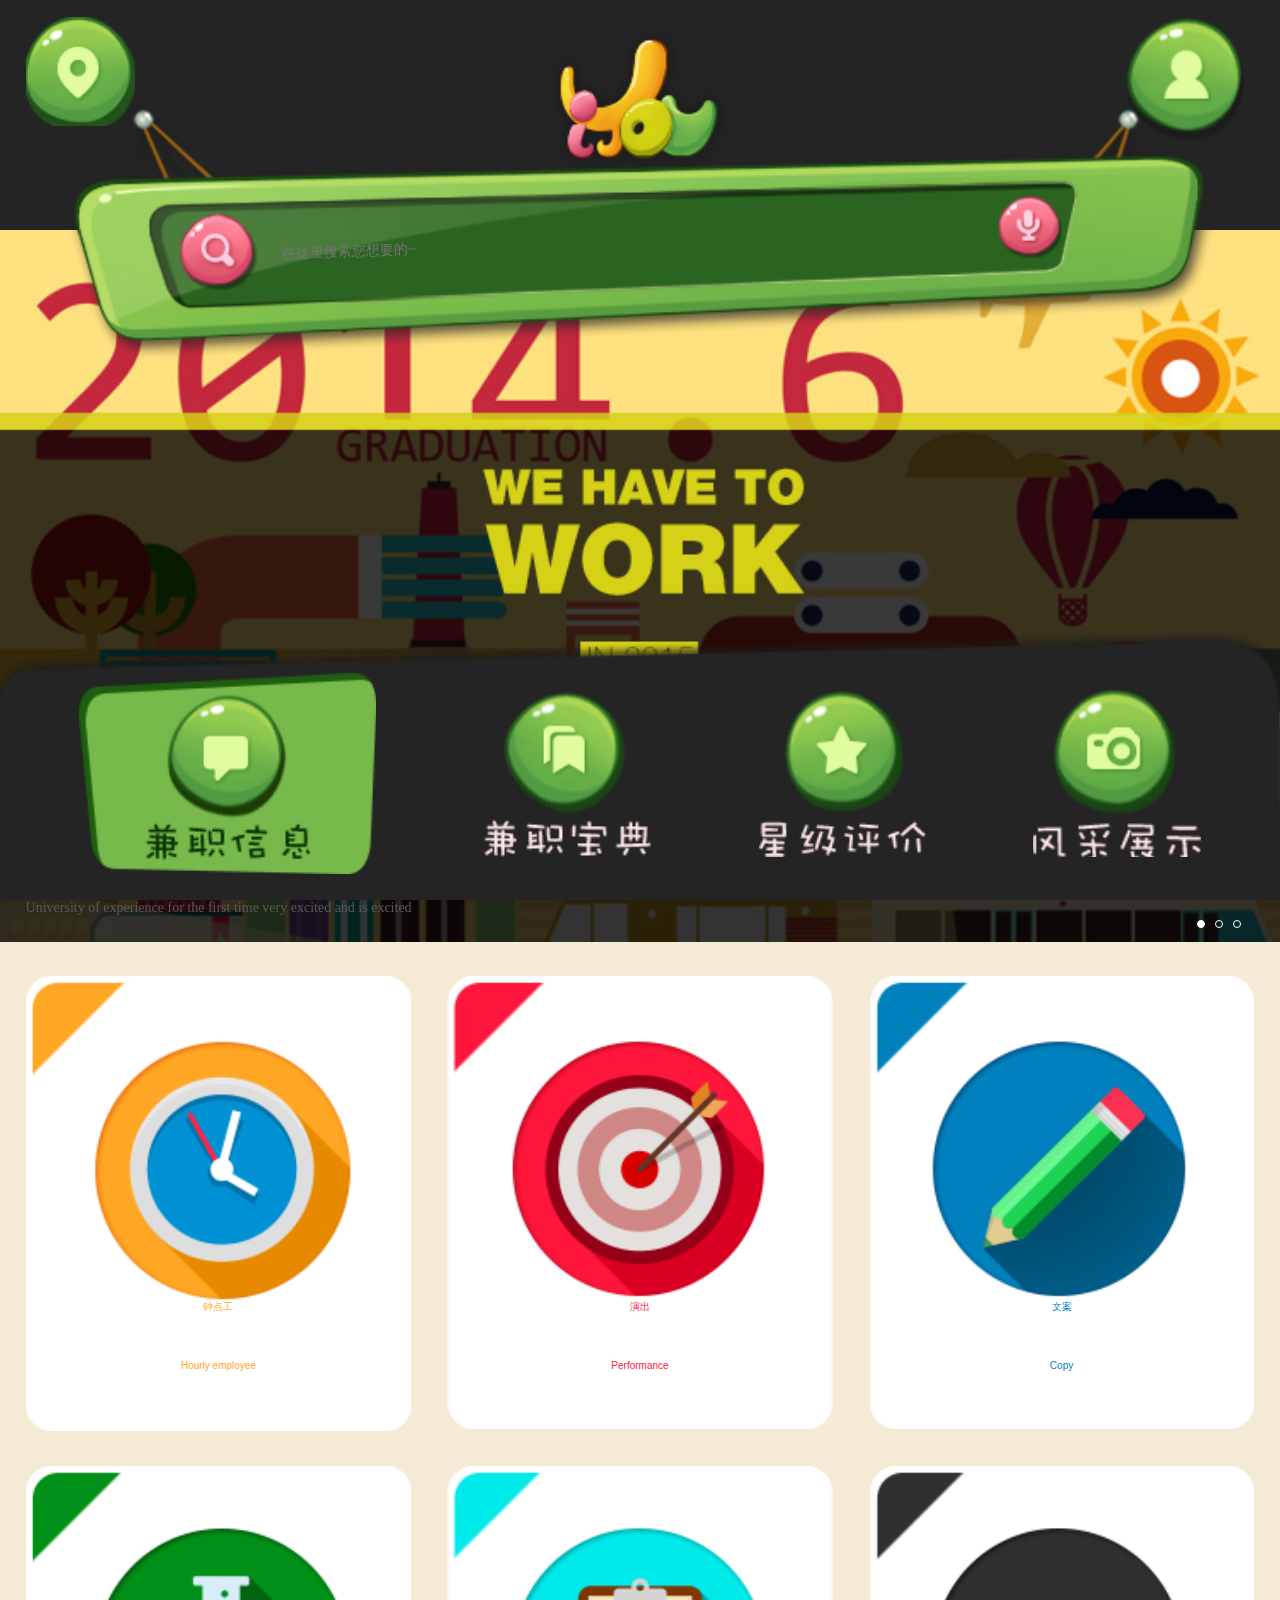
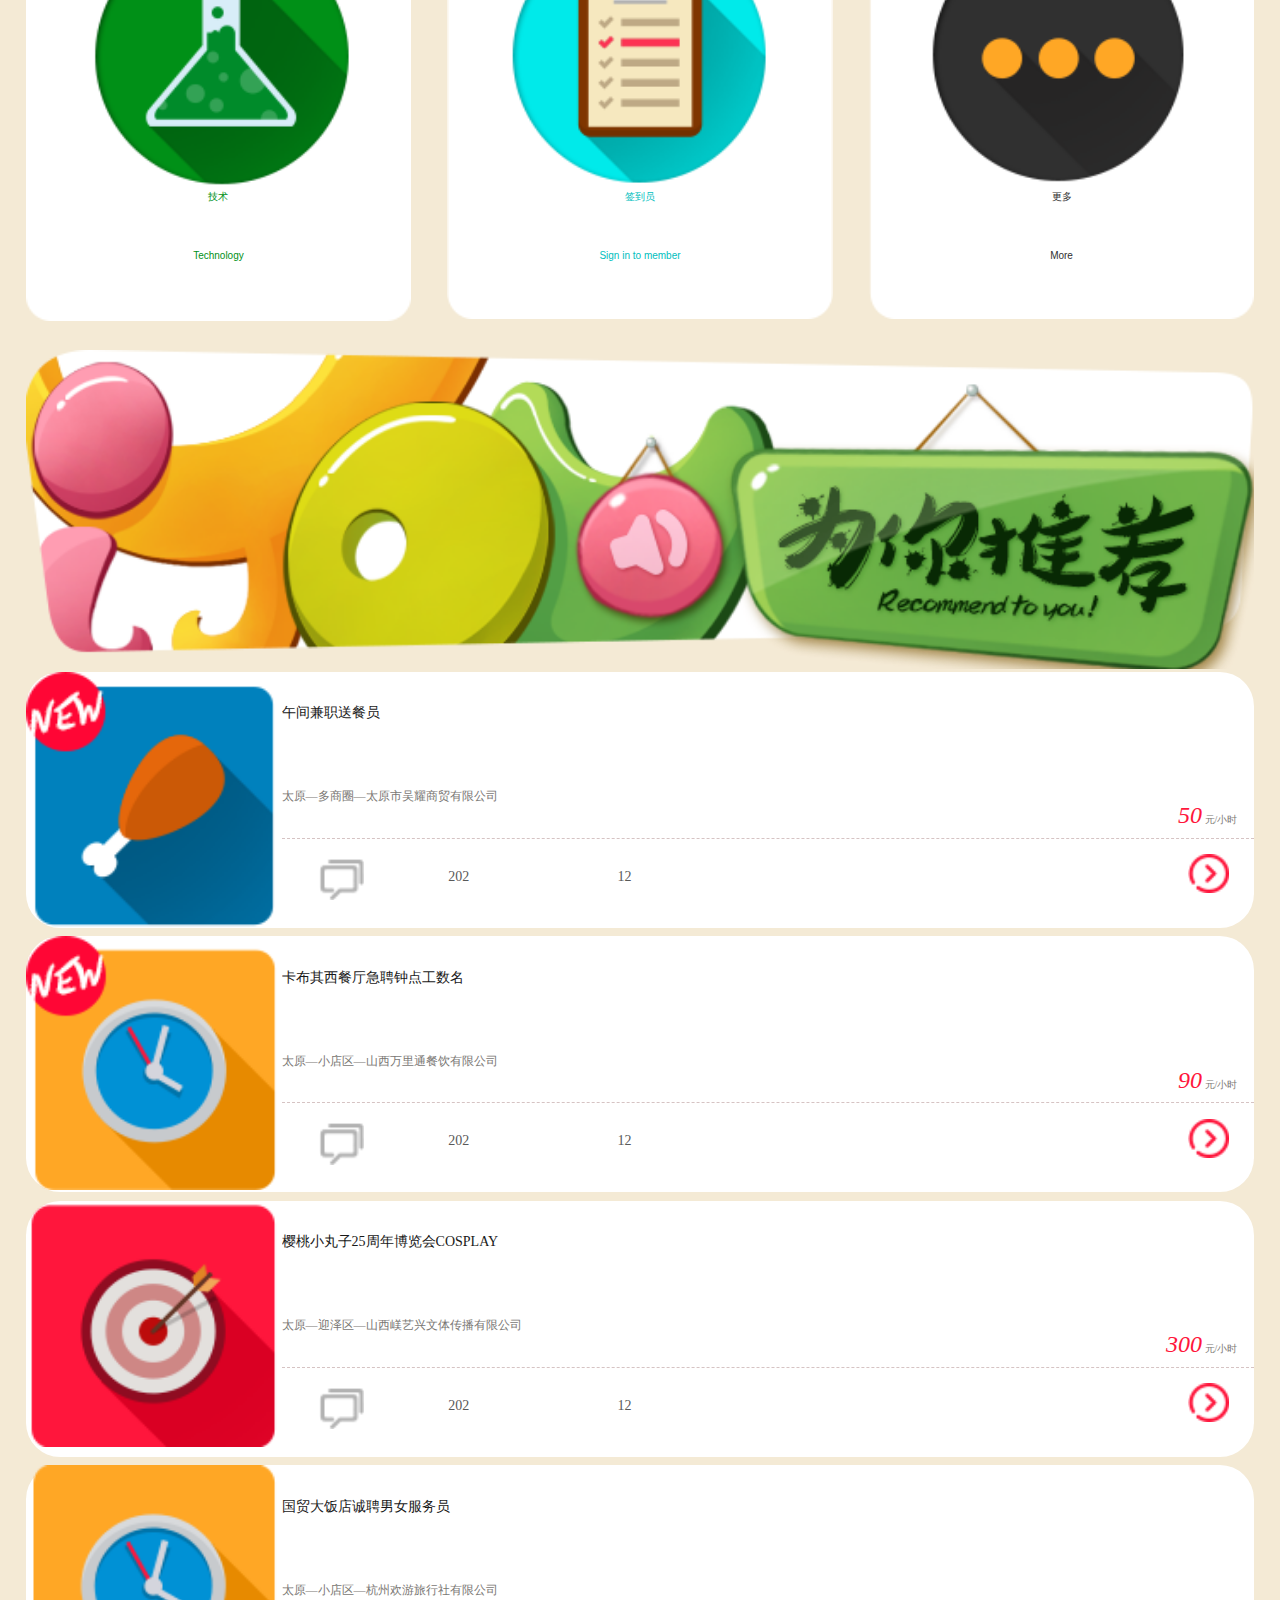
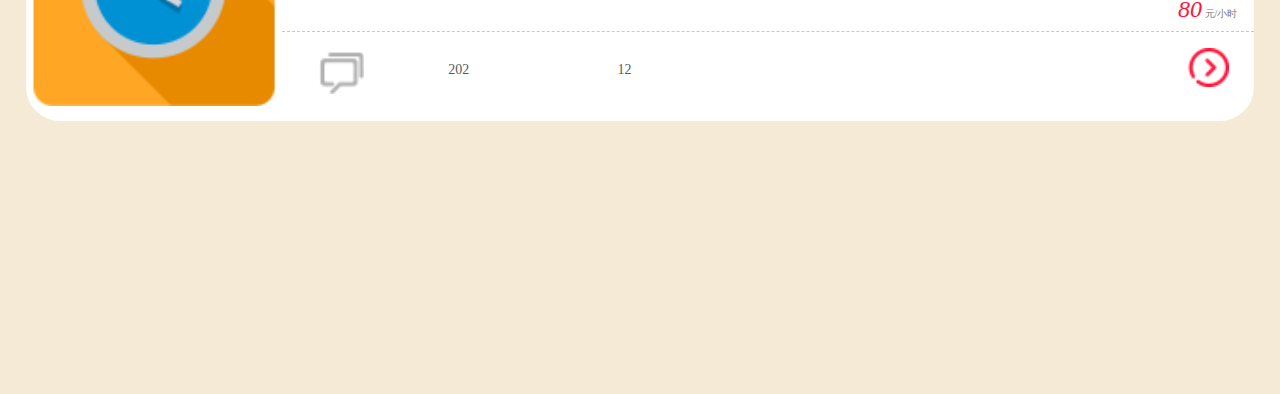
<file: index.html>
<!DOCTYPE html>
<html lang="en">
<head>
	<meta charset="UTF-8">
	<title>首页</title>
	<meta name="viewport"
          content="width=device-width, user-scalable=no, initial-scale=1.0, maximum-scale=1.0, minimum-scale=1.0">

 	<link rel="stylesheet" href="css/swiper.css">
 	<link rel="stylesheet" href="css/hj-index.css">
 	<script src="js/swiper.min.js"></script>
 	<script src="js/hj-rem.js"></script>
	<link rel="stylesheet" href="css/moRen.css">
	<link rel="stylesheet" href="css/xlg-cehua.css">
</head>
<body style="height:19.5rem">

	<!--侧滑-->
	<!-- 遮罩 -->
	<div class="cehuas"></div>
	<section class="xue">
		<section class="wai">
			<!-- 侧滑页 -->
			<section class="cehua-box active">
				<!-- 顶部 -->
				<div class="header">
					<p>选择城市</p>
					<span>Select</span><span>City</span>
				</div>
				<!-- 中部 -->
				<div class="zhong">
					<img src="img/dingwei.png" alt="">
					<div class="zi">
						当前定位城市：<span>太原</span>
					</div>
				</div>
				<!-- 底部城市选择 -->
				<ul class="bottom">
					<li class="active">
						<span>太原</span>
						<a href="#" class="btn">
							<img src="img/queding.png" alt="">
						</a>
					</li>
					<li>
						<span>大同</span>
						<a href="#" class="btn">
							<img src="img/tianjia.png" alt="">
						</a>
					</li>
					<li>
						<span>阳泉</span>
						<a href="#" class="btn">
							<img src="img/tianjia.png" alt="">
						</a>
					</li>
					<li>
						<span>长治</span>
						<a href="#" class="btn">
							<img src="img/tianjia.png" alt="">
						</a>
					</li>
					<li>
						<span>临汾</span>
						<a href="#" class="btn">
							<img src="img/tianjia.png" alt="">
						</a>
					</li>
					<li>
						<span>晋中</span>
						<a href="#" class="btn">
							<img src="img/tianjia.png" alt="">
						</a>
					</li>
					<li>
						<span>运城</span>
						<a href="#" class="btn">
							<img src="img/tianjia.png" alt="">
						</a>
					</li>
					<li>
						<span>晋城</span>
						<a href="#" class="btn">
							<img src="img/tianjia.png" alt="">
						</a>
					</li>
					<li>
						<span>侯马</span>
						<a href="#" class="btn">
							<img src="img/tianjia.png" alt="">
						</a>
					</li>
					<li>
						<span>朔州</span>
						<a href="#" class="btn">
							<img src="img/tianjia.png" alt="">
						</a>
					</li>
					<li>
						<span>忻州</span>
						<a href="#" class="btn">
							<img src="img/tianjia.png" alt="">
						</a>
					</li>
					<li>
						<span>吕梁</span>
						<a href="#" class="btn">
							<img src="img/tianjia.png" alt="">
						</a>
					</li>
				</ul>
			</section>
			<!-- 头部开始 -->
			<section class="zhuti-box">
				<header class="hj-header">
					<!-- <section class="zhuti-box"> -->
						<div class="head">
							<div class="btn">
								<img src="img/dw.png" alt="">
								<span>太原</span>
							</div>

						</div>
					<!-- </section> -->

					<div class="hj-logo"></div>
					<a class="hj-self" href="html/hindex.html"></a>
					<div class="hj-search">
						<span class="hj-sousuo"></span>
						<span class="hj-yuyin"></span>
						<div class="hj-input">
							<input type="text" placeholder="在这里搜索您想要的~">
						</div>
					</div>
				</header>	
				<!-- banner开始 -->
				<div class="hj-banner swiper-container">
					<div class="slider-box swiper-wrapper">
						<div class="hj-bannerImg swiper-slide">
							<img src="img/hj-banner01.png" alt="" width="100%">
							<div class="hj-bannerMask">
								<p>我爱工作，工作爱我</p>
								<p>University of experience  for the first time very excited and is excited</p>
							</div>
						</div>
						<div class="hj-bannerImg swiper-slide">
							<img src="img/hj-banner01.png" alt="" width="100%">
							<div class="hj-bannerMask">
								<p>我爱工作，工作爱我</p>
								<p>University of experience  for the first time very excited and is excited</p>
							</div>
						</div>
						<div class="hj-bannerImg swiper-slide">
							<img src="img/hj-banner01.png" alt="" width="100%">
							<div class="hj-bannerMask">
								<p>我爱工作，工作爱我</p>
								<p>University of experience  for the first time very excited and is excited</p>
							</div>
						</div>
					</div>
					<div class="swiper-pagination"></div>
				</div>
				<!-- banner结束 -->
				<!-- icon开始 -->
				<section class="hj-floor1">
					<a href="" class="hj-icon">
						<img src="img/hj-6.png" alt="" width="100%">
						<span>钟点工</span>
						<span>Hourly employee</span>
					</a>
					<a href="" class="hj-icon">
						<img src="img/hj-target.png" alt="" width="100%">
						<span style="color:#ff163c">演出</span>
						<span style="color:#ff163c">Performance</span>
					</a>
					<a href="" class="hj-icon">
						<img src="img/hj-pen.png" alt="" width="100%">
						<span style="color:#0081bd">文案</span>
						<span style="color:#0081bd">Copy</span>
					</a>
					<a href="" class="hj-icon">
						<img src="img/hj-1.png" alt="" width="100%">
						<span style="color:#009017">技术</span>
						<span style="color:#009017">Technology</span>
					</a>
					<a href="" class="hj-icon">
						<img src="img/hj-09.png" alt="" width="100%">
						<span style="color:#00bebe">签到员</span>
						<span style="color:#00bebe">Sign in to member</span>
					</a>
					<a href="html/list_information.html" class="hj-icon">
						<img src="img/hj-more01.png" alt="" width="100%">
						<span style="color:#303030">更多</span>
						<span style="color:#303030">More</span>
					</a>
				</section>
				<section class="hj-floor2">
					<div class="hj-floor2bg"></div>
				</section>
				<section class="hj-floor3">
					<ul class="hj-mess">
						<li class="hj-list">
							<a href="html/show-message.html" style="display:flex">
								<div class="hj-thumb">
									<img src="img/hj-listicon1.png" alt="" width="100%">
								</div>
								<div class="hj-content">
									<div class="hj-conTop">
										<p>午间兼职送餐员</p>
										<p>太原—多商圈—太原市吴耀商贸有限公司</p>
										<span>
											<em>50</em>
											元/小时
										</span>
									</div>
									<div class="hj-conBottom">
										<span>202</span>
										<span>12</span>
										<em></em>
									</div>
								</div>
							</a>
						</li>
						<li class="hj-list">
							<a href="html/show-message.html" style="display:flex">
								<div class="hj-thumb">
									<img src="img/hj-clock.png" alt="" width="100%">
								</div>
								<div class="hj-content">
									<div class="hj-conTop">
										<p>卡布其西餐厅急聘钟点工数名</p>
										<p>太原—小店区—山西万里通餐饮有限公司</p>
										<span>
											<em>90</em>
											元/小时
										</span>
									</div>
									<div class="hj-conBottom">
										<span>202</span>
										<span>12</span>
										<em></em>
									</div>
								</div>
							</a>
						</li>
						<li class="hj-list">
							<a href="html/show-message.html" style="display:flex">
								<div class="hj-thumb">
									<img src="img/hj-target1_03.png" alt="" width="100%">
								</div>
								<div class="hj-content">
									<div class="hj-conTop">
										<p>樱桃小丸子25周年博览会COSPLAY</p>
										<p>太原—迎泽区—山西嵄艺兴文体传播有限公司</p>
										<span>
											<em>300</em>
											元/小时
										</span>
									</div>
									<div class="hj-conBottom">
										<span>202</span>
										<span>12</span>
										<em></em>
									</div>
								</div>
							</a>
						</li>
						<li class="hj-list">
							<a href="html/show-message.html" style="display:flex">
								<div class="hj-thumb">
									<img src="img/hj-clock1_03.png" alt="" width="100%">
								</div>
								<div class="hj-content">
									<div class="hj-conTop">
										<p>国贸大饭店诚聘男女服务员</p>
										<p>太原—小店区—杭州欢游旅行社有限公司</p>
										<span>
											<em>80</em>
											元/小时
										</span>
									</div>
									<div class="hj-conBottom">
										<span>202</span>
										<span>12</span>
										<em></em>
									</div>
								</div>
							</a>
						</li>
					</ul>
				</section>
				<footer class="hj-footer">
					<div class="hj-change">
						<a href="index.html"></a>
						<a href="html/index_01.html"></a>
						<a href=""></a>
						<a href=""></a>
					</div>
					<div class="hj-footMarsk"></div>
				</footer>
			</section>
		</section>
	</section>
			


	<script src='js/moRen.js'></script>
	<script src='js/xlg-cehua.js'></script>
</body>
</html>
<script>
	var mySwiper = new Swiper('.swiper-container', {
		autoplay: 2000,//可选选项，自动滑动
		loop:true,
		pagination:'.swiper-pagination'

	});


</script>
</file>
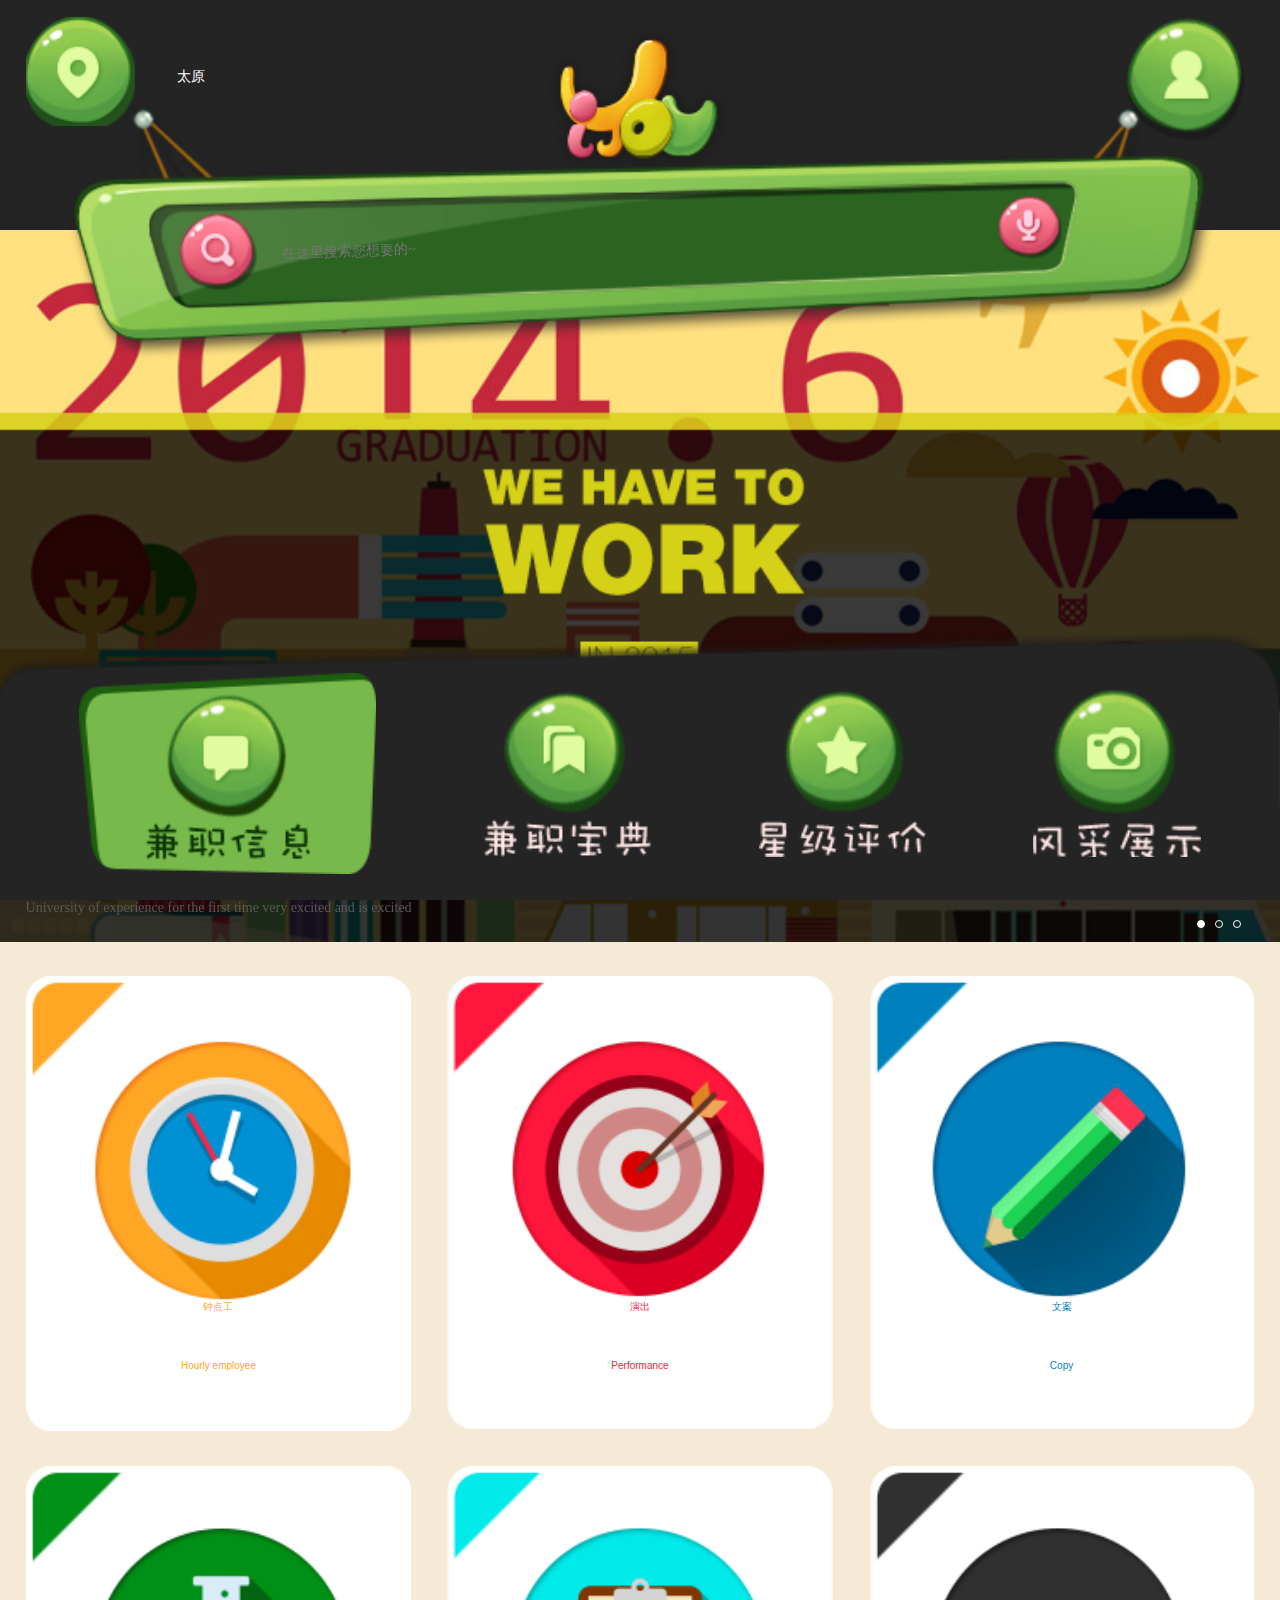
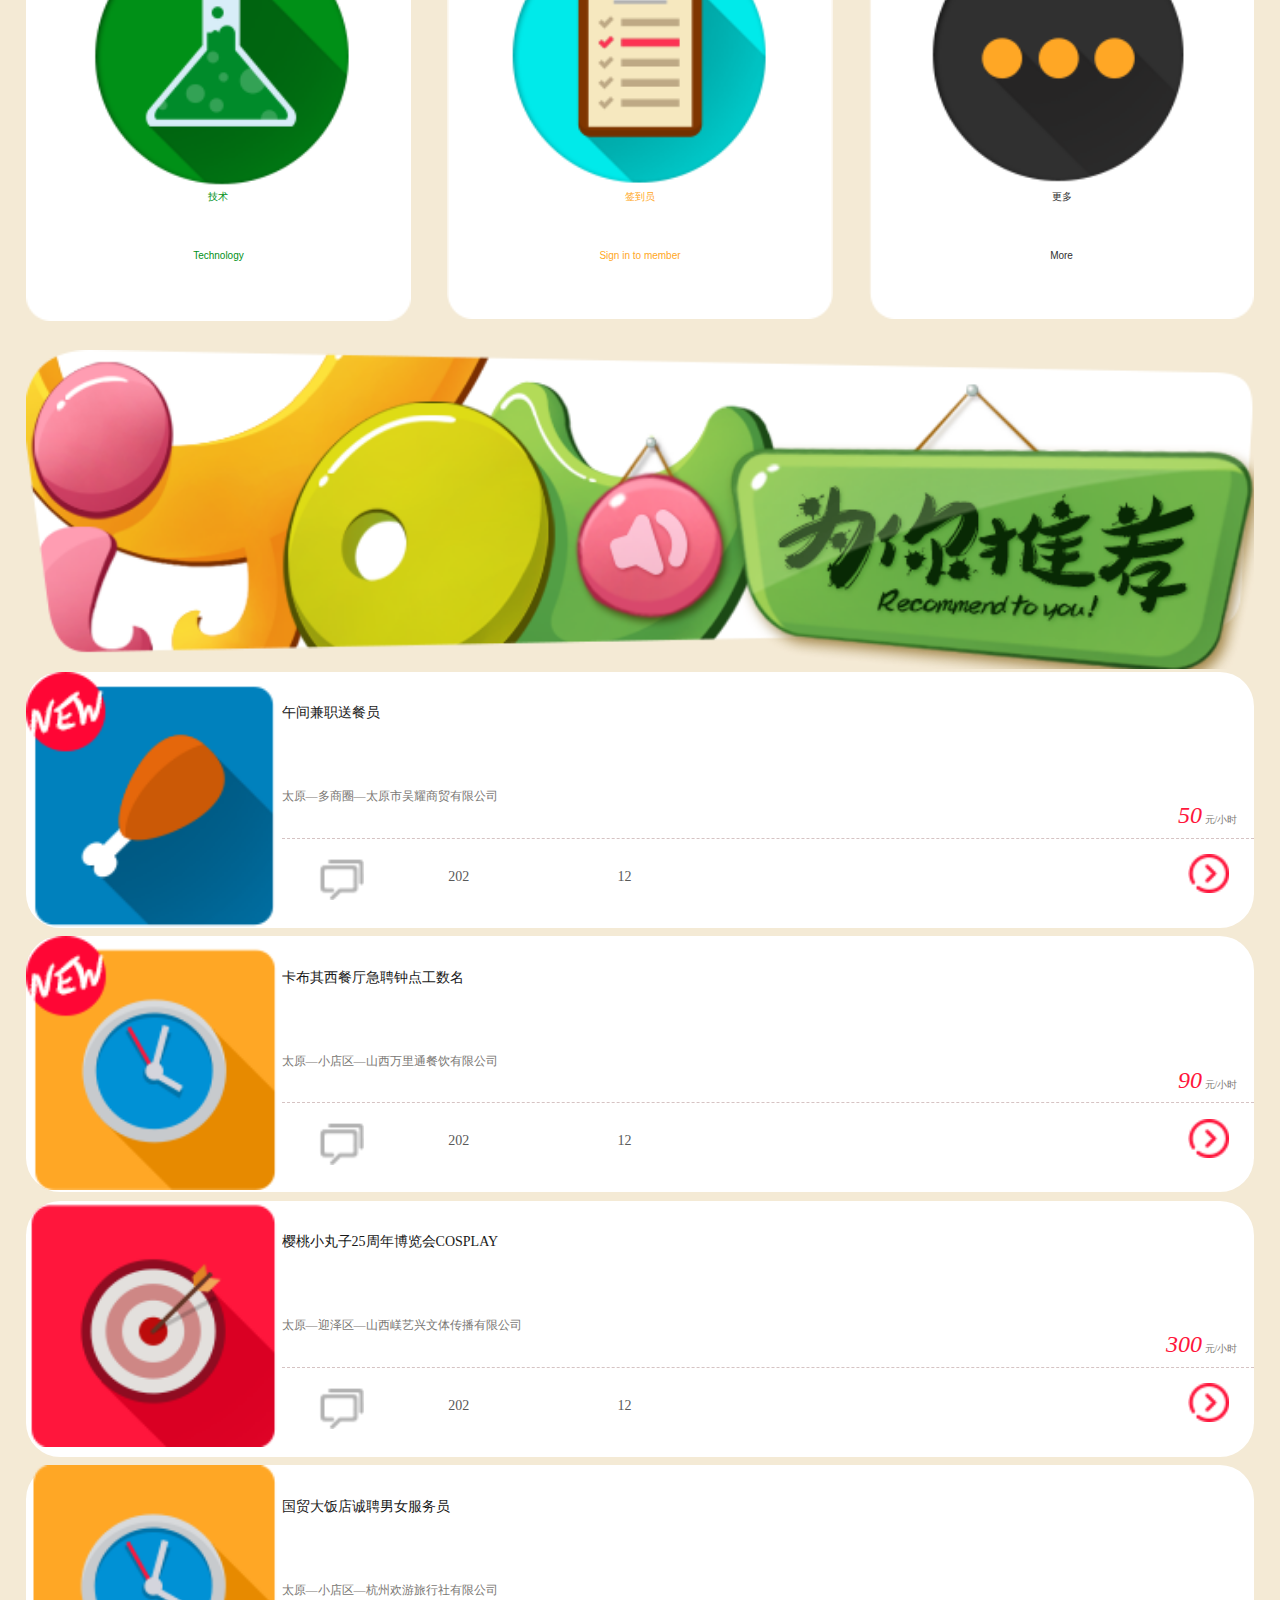
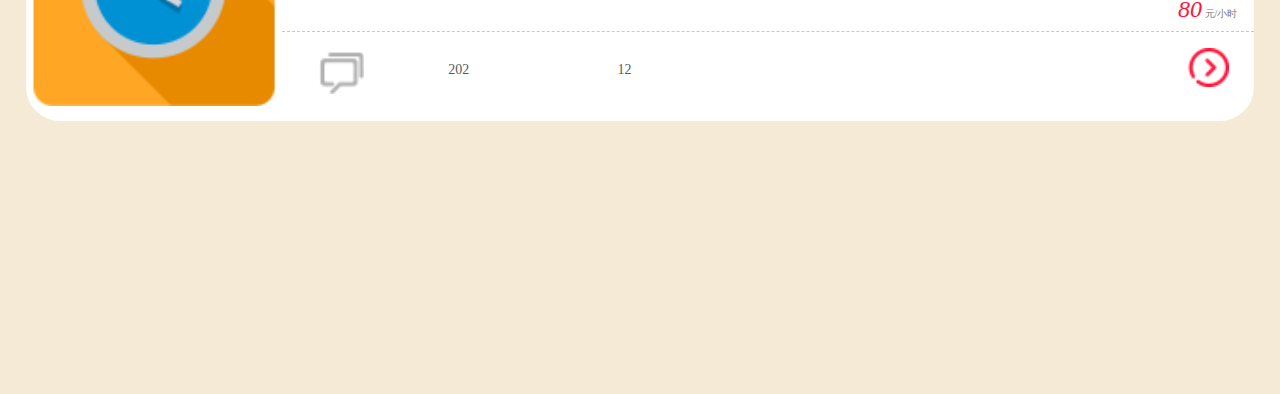
<file: html/index.html>
<!DOCTYPE html>
<html lang="en">
<head>
	<meta charset="UTF-8">
	<title>首页</title>
	<meta name="viewport"
          content="width=device-width, user-scalable=no, initial-scale=1.0, maximum-scale=1.0, minimum-scale=1.0">
 	<meta http-equiv="X-UA-Compatible" content="ie=edge">
 	<link rel="stylesheet" href="../css/swiper.css">
 	<link rel="stylesheet" href="../css/hj-index.css">
 	<script src="../js/swiper.min.js"></script>
 	<script src="../js/hj-rem.js"></script>
	<link rel="stylesheet" href="../css/moRen.css">
	<link rel="stylesheet" href="../css/xlg-cehua.css">
</head>
<body style="height:19.5rem">
	<!--闪屏页-->
    <!--<div class="in-shanp" style="width: 100%;height: 100%;position: fixed;z-index: 99999999999;">-->
        <!--<img src="" style="background:url(../img/flash-screen.png)no-repeat center center/cover " alt="" height="100%" width="100%">-->
    <!--</div>-->
	<!--侧滑-->
	<!-- 遮罩 -->
	<div class="cehuas"></div>
	<!-- 侧滑页 -->
	<section class="cehua-box active">
		<!-- 顶部 -->
		<div class="header">
			<p>选择城市</p>
			<span>Select</span><span>City</span>
		</div>
		<!-- 中部 -->
		<div class="zhong">
			<img src="../img/dingwei.png" alt="">
			<div class="zi">
				当前定位城市：<span>太原</span>
			</div>
		</div>
		<!-- 底部城市选择 -->
		<ul class="bottom">
			<li class="active">
				<span>太原</span>
				<a href="#" class="btn">
					<img src="../img/queding.png" alt="">
				</a>
			</li>
			<li>
				<span>大同</span>
				<a href="#" class="btn">
					<img src="../img/tianjia.png" alt="">
				</a>
			</li>
			<li>
				<span>阳泉</span>
				<a href="#" class="btn">
					<img src="../img/tianjia.png" alt="">
				</a>
			</li>
			<li>
				<span>长治</span>
				<a href="#" class="btn">
					<img src="../img/tianjia.png" alt="">
				</a>
			</li>
			<li>
				<span>临汾</span>
				<a href="#" class="btn">
					<img src="../img/tianjia.png" alt="">
				</a>
			</li>
			<li>
				<span>晋中</span>
				<a href="#" class="btn">
					<img src="../img/tianjia.png" alt="">
				</a>
			</li>
			<li>
				<span>运城</span>
				<a href="#" class="btn">
					<img src="../img/tianjia.png" alt="">
				</a>
			</li>
			<li>
				<span>晋城</span>
				<a href="#" class="btn">
					<img src="../img/tianjia.png" alt="">
				</a>
			</li>
			<li>
				<span>侯马</span>
				<a href="#" class="btn">
					<img src="../img/tianjia.png" alt="">
				</a>
			</li>
			<li>
				<span>朔州</span>
				<a href="#" class="btn">
					<img src="../img/tianjia.png" alt="">
				</a>
			</li>
			<li>
				<span>忻州</span>
				<a href="#" class="btn">
					<img src="../img/tianjia.png" alt="">
				</a>
			</li>
			<li>
				<span>吕梁</span>
				<a href="#" class="btn">
					<img src="../img/tianjia.png" alt="">
				</a>
			</li>
		</ul>
	</section>
	<!-- 头部开始 -->
	<section class="zhuti-box">
		<header class="hj-header">
			<!-- <section class="zhuti-box"> -->
				<div class="head">
					<div class="btn">
						<img src="../img/dw.png" alt="">
						<span>太原</span>
					</div>

				</div>
			<!-- </section> -->

			<div class="hj-logo"></div>
			<a class="hj-self" href="hindex.htlm"></a>
			<div class="hj-search">
				<span class="hj-sousuo"></span>
				<span class="hj-yuyin"></span>
				<div class="hj-input">
					<input type="text" placeholder="在这里搜索您想要的~">
				</div>
			</div>
		</header>	
		<!-- banner开始 -->
		<div class="hj-banner swiper-container">
			<div class="slider-box swiper-wrapper">
				<div class="hj-bannerImg swiper-slide">
					<img src="../img/hj-banner01.png" alt="" width="100%">
					<div class="hj-bannerMask">
						<p>我爱工作，工作爱我</p>
						<p>University of experience  for the first time very excited and is excited</p>
					</div>
				</div>
				<div class="hj-bannerImg swiper-slide">
					<img src="../img/hj-banner01.png" alt="" width="100%">
					<div class="hj-bannerMask">
						<p>我爱工作，工作爱我</p>
						<p>University of experience  for the first time very excited and is excited</p>
					</div>
				</div>
				<div class="hj-bannerImg swiper-slide">
					<img src="../img/hj-banner01.png" alt="" width="100%">
					<div class="hj-bannerMask">
						<p>我爱工作，工作爱我</p>
						<p>University of experience  for the first time very excited and is excited</p>
					</div>
				</div>
			</div>
			<div class="swiper-pagination"></div>
		</div>
		<!-- banner结束 -->
		<!-- icon开始 -->
		<section class="hj-floor1">
			<a href="" class="hj-icon">
				<img src="../img/hj-6.png" alt="" width="100%">
				<span>钟点工</span>
				<span>Hourly employee</span>
			</a>
			<a href="" class="hj-icon">
				<img src="../img/hj-target.png" alt="" width="100%">
				<span style="color:#ff163c">演出</span>
				<span style="color:#ff163c">Performance</span>
			</a>
			<a href="" class="hj-icon">
				<img src="../img/hj-pen.png" alt="" width="100%">
				<span style="color:#0081bd">文案</span>
				<span style="color:#0081bd">Copy</span>
			</a>
			<a href="" class="hj-icon">
				<img src="../img/hj-1.png" alt="" width="100%">
				<span style="color:#009017">技术</span>
				<span style="color:#009017">Technology</span>
			</a>
			<a href="" class="hj-icon">
				<img src="../img/hj-09.png" alt="" width="100%">
				<span style="color:00bebe">签到员</span>
				<span style="color:00bebe">Sign in to member</span>
			</a>
			<a href="list_information.html" class="hj-icon">
				<img src="../img/hj-more01.png" alt="" width="100%">
				<span style="color:#303030">更多</span>
				<span style="color:#303030">More</span>
			</a>
		</section>
		<section class="hj-floor2">
			<div class="hj-floor2bg"></div>
		</section>
		<section class="hj-floor3">
			<ul class="hj-mess">
				<li class="hj-list">
					<a href="show-message.html" style="display:flex">
						<div class="hj-thumb">
							<img src="../img/hj-listicon1.png" alt="" width="100%">
						</div>
						<div class="hj-content">
							<div class="hj-conTop">
								<p>午间兼职送餐员</p>
								<p>太原—多商圈—太原市吴耀商贸有限公司</p>
								<span>
									<em>50</em>
									元/小时
								</span>
							</div>
							<div class="hj-conBottom">
								<span>202</span>
								<span>12</span>
								<em></em>
							</div>
						</div>
					</a>
				</li>
				<li class="hj-list">
					<a href="show-message.html" style="display:flex">
						<div class="hj-thumb">
							<img src="../img/hj-clock.png" alt="" width="100%">
						</div>
						<div class="hj-content">
							<div class="hj-conTop">
								<p>卡布其西餐厅急聘钟点工数名</p>
								<p>太原—小店区—山西万里通餐饮有限公司</p>
								<span>
									<em>90</em>
									元/小时
								</span>
							</div>
							<div class="hj-conBottom">
								<span>202</span>
								<span>12</span>
								<em></em>
							</div>
						</div>
					</a>
				</li>
				<li class="hj-list">
					<a href="show-message.html" style="display:flex">
						<div class="hj-thumb">
							<img src="../img/hj-target1_03.png" alt="" width="100%">
						</div>
						<div class="hj-content">
							<div class="hj-conTop">
								<p>樱桃小丸子25周年博览会COSPLAY</p>
								<p>太原—迎泽区—山西嵄艺兴文体传播有限公司</p>
								<span>
									<em>300</em>
									元/小时
								</span>
							</div>
							<div class="hj-conBottom">
								<span>202</span>
								<span>12</span>
								<em></em>
							</div>
						</div>
					</a>
				</li>
				<li class="hj-list">
					<a href="show-message.html" style="display:flex">
						<div class="hj-thumb">
							<img src="../img/hj-clock1_03.png" alt="" width="100%">
						</div>
						<div class="hj-content">
							<div class="hj-conTop">
								<p>国贸大饭店诚聘男女服务员</p>
								<p>太原—小店区—杭州欢游旅行社有限公司</p>
								<span>
									<em>80</em>
									元/小时
								</span>
							</div>
							<div class="hj-conBottom">
								<span>202</span>
								<span>12</span>
								<em></em>
							</div>
						</div>
					</a>
				</li>
			</ul>
		</section>
		</section>
	<footer class="hj-footer">
		<div class="hj-change">
			<a href="index.html"></a>
			<a href="index_01.html"></a>
			<a href=""></a>
			<a href=""></a>
		</div>
		<div class="hj-footMarsk"></div>
	</footer>
	<script src='../js/moRen.js'></script>
	<script src='../js/xlg-cehua.js'></script>
</body>
</html>
<script>
	var mySwiper = new Swiper('.swiper-container', {
		autoplay: 2000,//可选选项，自动滑动
		loop:true,
		pagination:'.swiper-pagination'

	});
//    var shanp=document.querySelector(".in-shanp");
//    shanp.addEventListener("touchstart",function(e){
//        e.preventDefault();
//        shanp.style.display="none";
//    }, false);

</script>
</file>
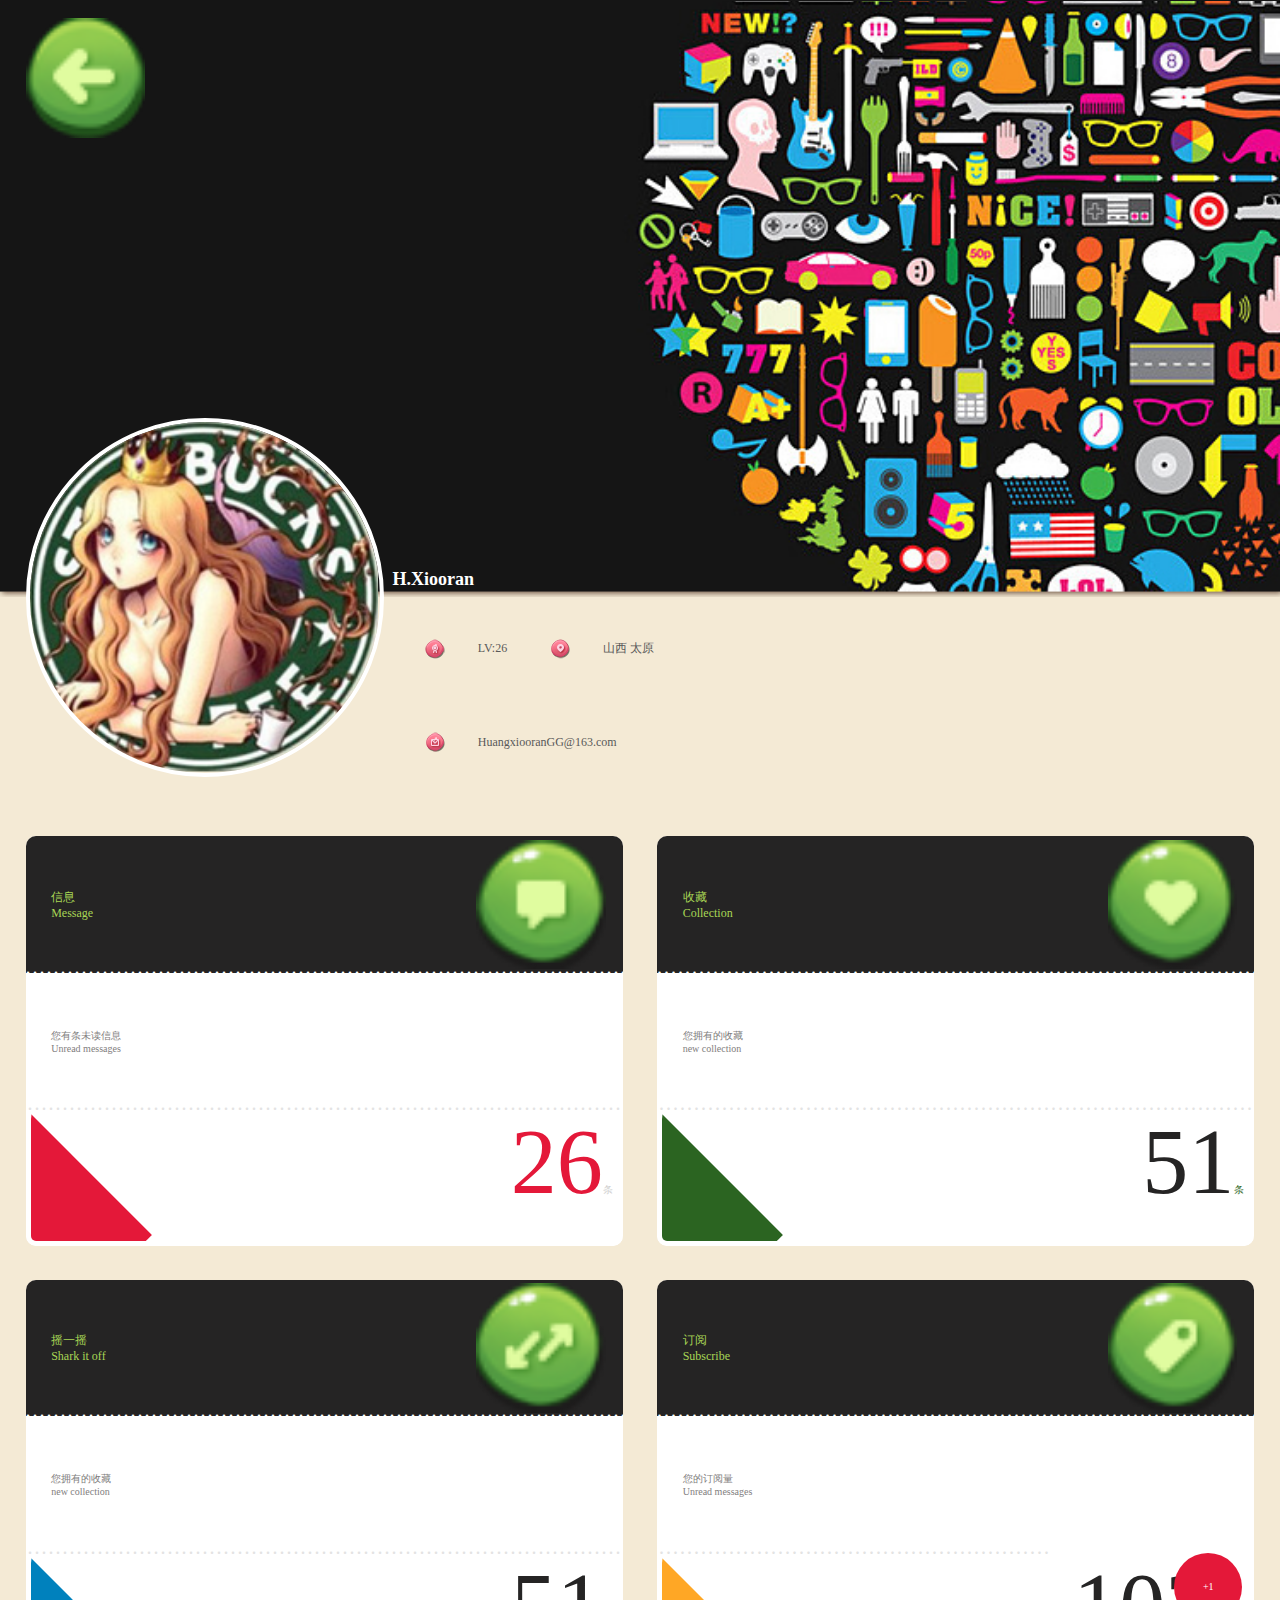
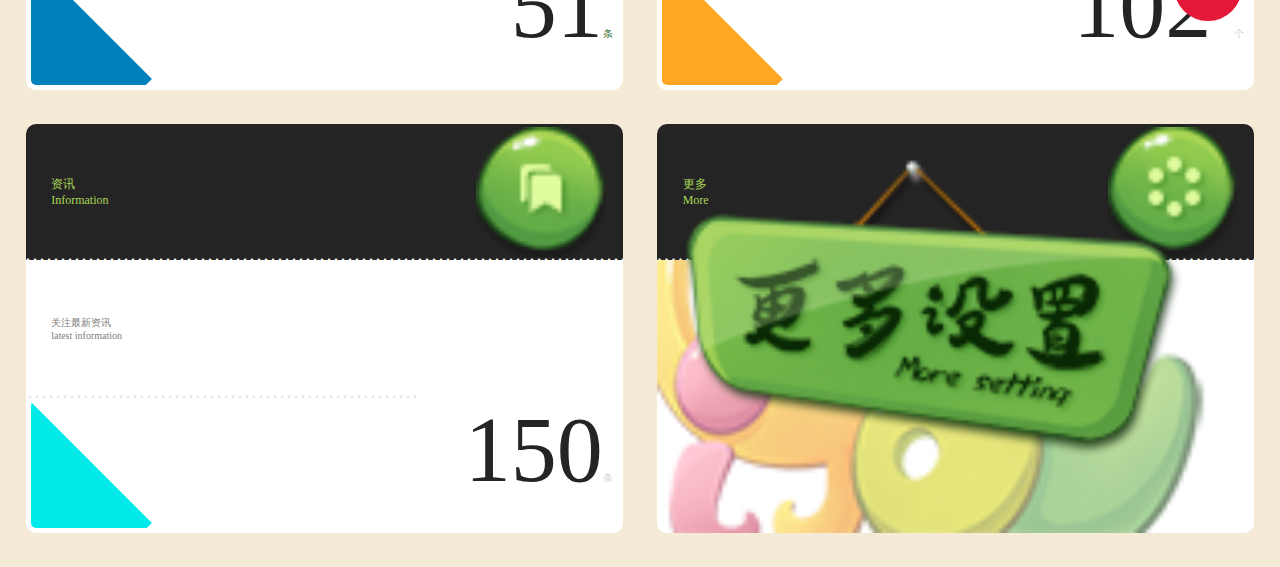
<file: html/hindex.html>
<!doctype html>
<html lang="en">
<head>
    <meta charset="UTF-8">
    <meta name="viewport"
          content="width=device-width, user-scalable=no, initial-scale=1.0, maximum-scale=1.0, minimum-scale=1.0">
    <meta http-equiv="X-UA-Compatible" content="ie=edge">
    <meta name="renderer" content="webkit">

    <!-- HTML5 shim and Respond.js for IE8 support of HTML5 elements and media queries -->
    <!-- WARNING: Respond.js doesn't work if you view the page via file:// -->
    <!--[if lt IE 9]>
    <!--<script src="http://cdn.bootcss.com/html5shiv/3.7.2/html5shiv.min.js"></script>-->
    <!--<script src="http://cdn.bootcss.com/respond.js/1.4.2/respond.min.js"></script>-->
    <!--<![endif]&ndash;&gt;-->
    <script src="../js/moRen.js"></script>
    <link rel="stylesheet" href="../css/hindex.css">
    <title>Document</title>
</head>


<body>
    <div class="h-banner">
        <a href="../index.html" class="h-back">
            <img src="../img/more_15.png" alt="" width="100%">
        </a>
        <a href="" class="h-tox"><img src="../img/tx.png" alt="" height="100%"></a>
        <h2>H.Xiooran</h2>
    </div>
    <div class="h-word">
            <a href="" class="h-bg">
                <img src="../img/more_38.png" alt="">
            </a>
          <span style="margin-right:10px;">LV:26</span>
          <a href="" class="h-bg">
              <img src="../img/more_43.png" alt="">
          </a>
           <span >山西 太原</span>
    </div>
<div class="h-word2">
    <a href="" class="h-bg">
        <img src="../img/more_49.png" alt="">
    </a>
    <span>HuangxiooranGG@163.com</span>
</div>


<ul class="h-fenl">
    <li class="h-dan">
        <div class="h-title">
                <h3><span>信息</span><span>Message</span></h3>
                <!--<a href="" class="h-log">-->
                    <img src="../img/more_10.png" alt=""  class="h-log">
                <!--</a>-->
                 <span class="h-yuan">..................................................................................................................</span>
        </div>
        <div class="h-bao">
            <div class="h-con">

                <p>您有条未读信息</p>
                <p>Unread messages</p>
                <span class="h-yuan">..................................................................................................................</span>

            </div>
            <div class="h-tia">
                <h4>26<span>条</span></h4>

                <div class="h-xuaz"></div>
            </div>

        </div>



    </li>
    <li class="h-dan">
        <a href="yaoyiyao.html" style="display:block">
        <div class="h-title">
            <h3><span>收藏</span><span>Collection</span></h3>
            <!--<a href="" class="h-log">-->
                <img src="../img/more_03.png" alt=""  class="h-log">
            <!--</a>-->
            <span class="h-yuan">..................................................................................................................</span>
        </div>
        <div class="h-bao">
            <div class="h-con">

                <p>您拥有的收藏</p>
                <p>new collection</p>
                <span class="h-yuan">..................................................................................................................</span>

            </div>
            <div class="h-tia">
                <h4 style="color:#252424;">51<span style="color:#2B6421;">条</span></h4>

                <div class="h-xuaz" style="background: #2B6421"></div>
            </div>

        </div>
        </a>


    </li>

    <li class="h-dan">
        <a href="yaoyiyao.html" style="display:block;height:2.4rem;width: 100%">
        <div class="h-title">
            <h3><span>摇一摇</span><span>Shark it off</span></h3>
            <!--<div  class="h-log">-->
                <img src="../img/more_20.png" alt="" class="h-log">
            <!--</div>-->
            <span class="h-yuan">..................................................................................................................</span>
        </div>
        <div class="h-bao">
            <div class="h-con">
                <p>您拥有的收藏</p>
                <p>new collection</p>
                <span class="h-yuan">..................................................................................................................</span>

            </div>
            <div class="h-tia">
                <h4 style="color:#252424;">51<span style="color:#2B6421;">条</span></h4>

                <div class="h-xuaz" style="background: #0081BD"></div>
            </div>

        </div>

    </a>

    </li>

    <li class="h-dan">
        <div class="h-title">
            <h3><span>订阅 </span><span>Subscribe</span></h3>
            <!--<a href="" class="h-log">-->
                <img src="../img/more_07.png" alt=""  class="h-log">
            <!--</a>-->
            <span class="h-yuan">..................................................................................................................</span>
        </div>
        <div class="h-bao">
            <div class="h-con">

                <p>您的订阅量</p>
                <p>Unread messages</p>
                <span class="h-yuan">.........................................................</span>

            </div>
            <div class="h-tia">
                <h4 style="color: #252424">102
                    <span>个</span>
                    <a href="#" class="h-jia" >+1</a>
                </h4>

                <div class="h-xuaz" style="background: #FFA725"></div>
            </div>
        </div>



    </li>

    <li class="h-dan">
        <div class="h-title">
            <h3><span>资讯</span><span>Information</span></h3>
            <!--<a href="" class="h-log">-->
                <img src="../img/more_13.png" alt=""  class="h-log">
            <!--</a>-->
            <span class="h-yuan">..................................................................................................................</span>
        </div>
        <div class="h-bao">
            <div class="h-con">

                <p>关注最新资讯</p>
                <p>latest information</p>
                <span class="h-yuan">.........................................................</span>

            </div>
            <div class="h-tia">
                <h4 style="color: #252424">150<span >条</span></h4>

                <div class="h-xuaz" style="background: #00EAEA"></div>
            </div>

        </div>



    </li>

    <li class="h-dan">
        <div class="h-title">
            <h3><span>更多</span><span>More</span></h3>
            <!--<a href="" class="h-log">-->
                <img src="../img/more_18.png" alt=""  class="h-log">
            <!--</a>-->
            <span class="h-yuan">..................................................................................................................</span>

            <a class="h-more">
                <img src="../img/more_50.png" alt="" width="100%">
            </a>
        </div>

            <div class="h-bao" style="position: relative">
                <div  style="border: 0;position: absolute;height: 100%;width: 100%">
                    <img src="../img/wen.png" alt="" height="100%">
                </div>
                <div class="h-con" style="opacity: 0;">

                    <p>您的订阅量</p>
                    <p>Unread messages</p>
                    <span class="h-yuan">..................................................................................................................</span>

                </div>
                <div class="h-tia" style="opacity: 0;">
                    <h4 style="color: #252424">102
                        <span>个</span>
                        <a href="#" class="h-jia" >+1</a>
                    </h4>

                    <div class="h-xuaz" style="background: #FFA725"></div>
                </div>
            </div>




        </div>


    </li>

</ul>


</body>
</html>
<script>
    var title=document.querySelector(".h-title");
    title.addEventListener("touchstart",function(){
        title.style.display="block";
    }, false);
</script>
</file>
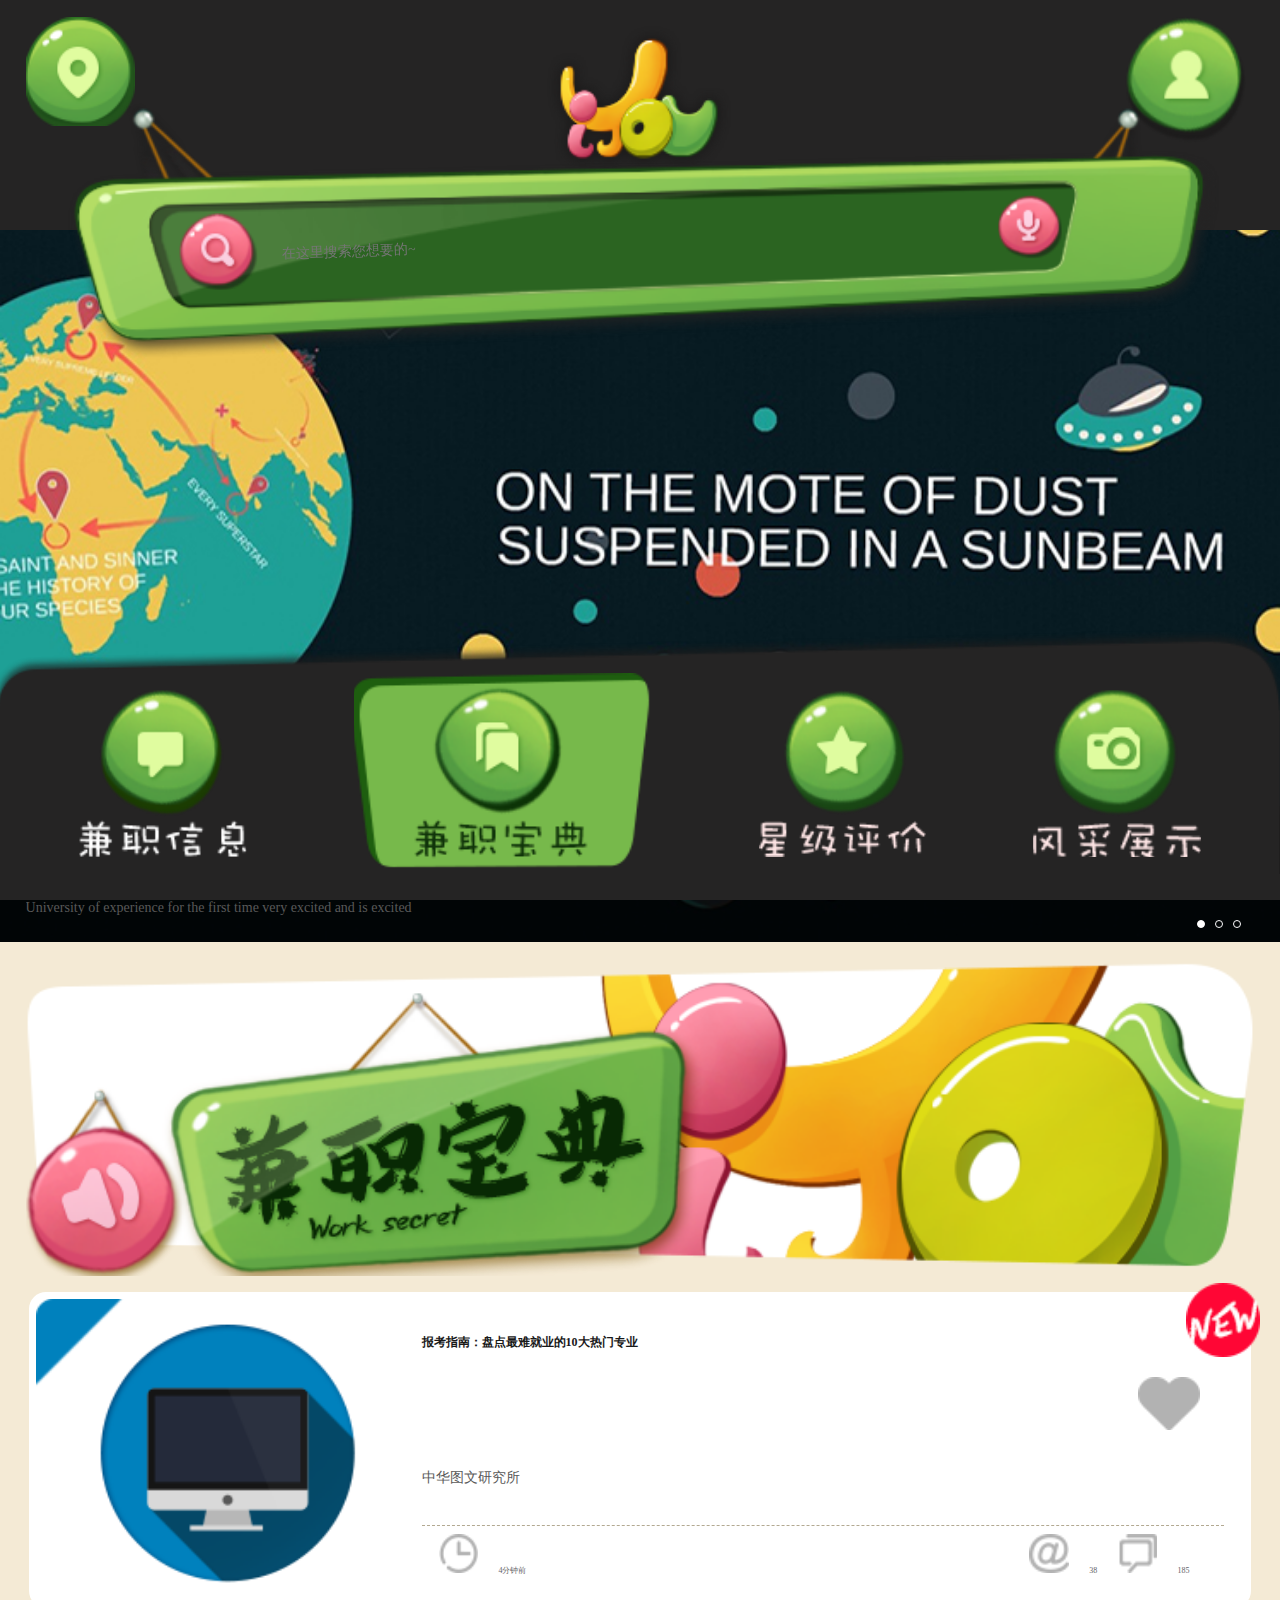
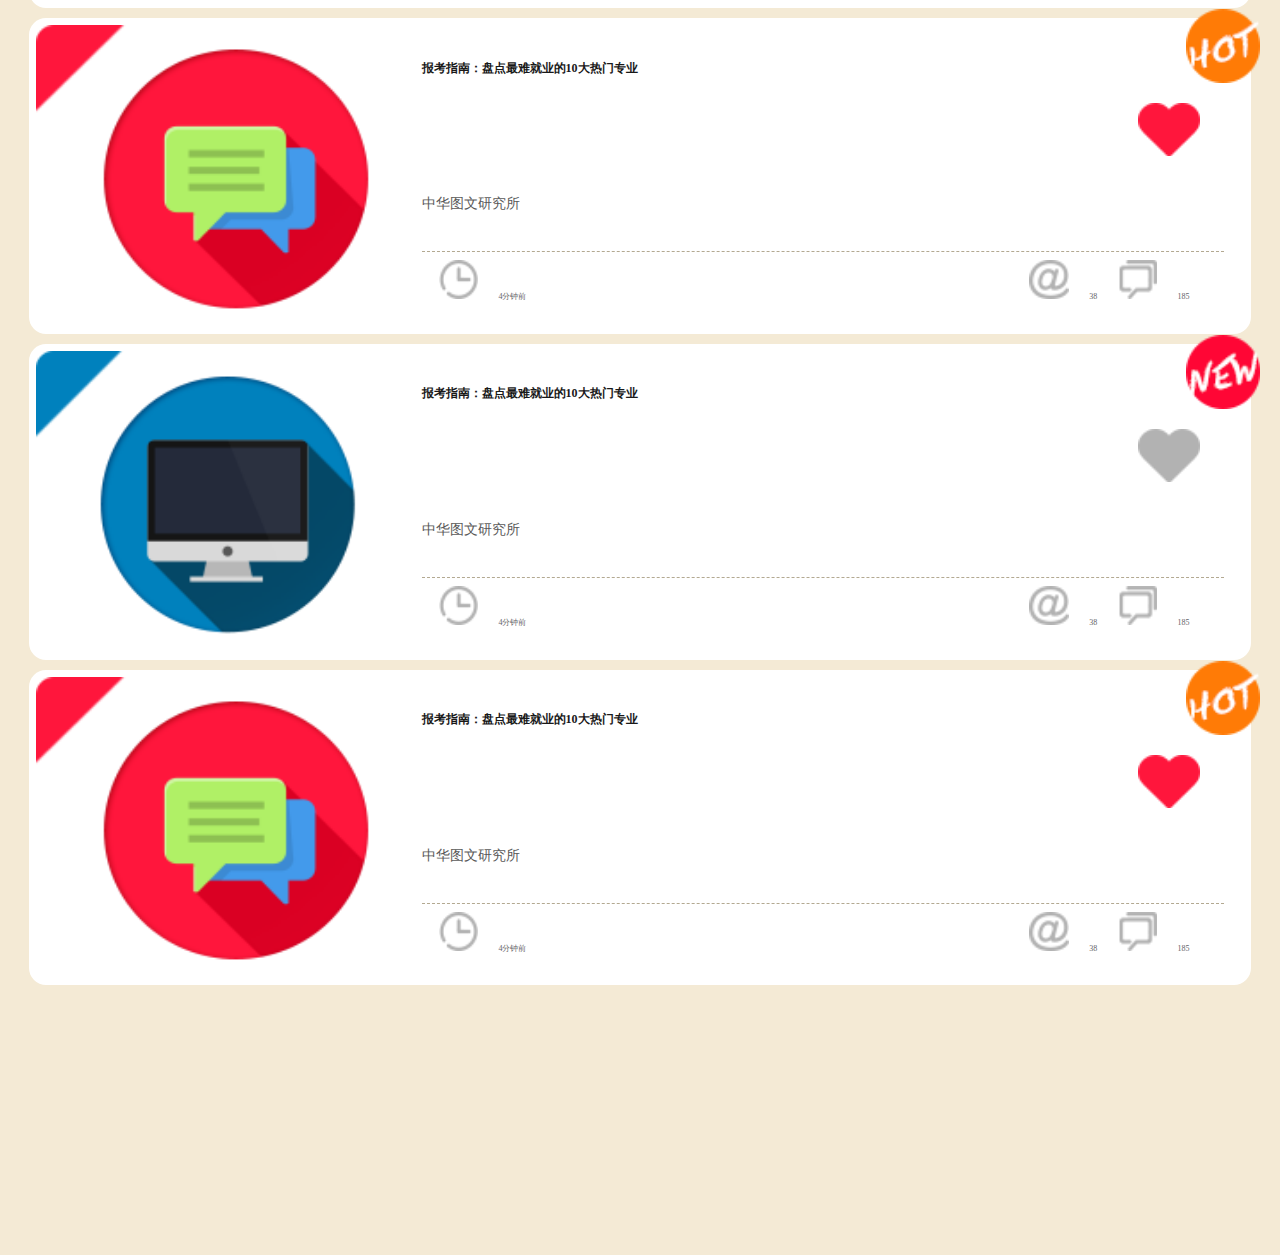
<file: html/index_01.html>
<!DOCTYPE html>
<html lang="en">
<head>
	<meta charset="UTF-8">
	<title>首页</title>
	<meta name="viewport"
          content="width=device-width, user-scalable=no, initial-scale=1.0, maximum-scale=1.0, minimum-scale=1.0">
 	<meta http-equiv="X-UA-Compatible" content="ie=edge">
 	<script src="../js/hj-rem.js"></script>
 	<link rel="stylesheet" href="../css/swiper.css">
 	<link rel="stylesheet" href="../css/hj-index01.css">
 	<link rel="stylesheet" href="../css/bjl-index01.css">
	<link rel="stylesheet" href="../css/moRen.css">
	<link rel="stylesheet" href="../css/xlg-cehua.css">
 	<script src="../js/swiper.min.js"></script>

</head>
<body>
<!--侧滑-->
<!-- 遮罩 -->
<div class="cehuas"></div>
<section class="xue">
	<section class="wai">
		<!-- 侧滑页 -->
		<section class="cehua-box active">
			<!-- 顶部 -->
			<div class="header">
				<p>选择城市</p>
				<span>Select</span><span>City</span>
			</div>
			<!-- 中部 -->
			<div class="zhong">
				<img src="../img/dingwei.png" alt="">
				<div class="zi">
					当前定位城市：<span>太原</span>
				</div>
			</div>
			<!-- 底部城市选择 -->
			<ul class="bottom">
				<li class="active">
					<span>太原</span>
					<a href="#" class="btn">
						<img src="../img/queding.png" alt="">
					</a>
				</li>
				<li>
					<span>大同</span>
					<a href="#" class="btn">
						<img src="../img/tianjia.png" alt="">
					</a>
				</li>
				<li>
					<span>阳泉</span>
					<a href="#" class="btn">
						<img src="../img/tianjia.png" alt="">
					</a>
				</li>
				<li>
					<span>长治</span>
					<a href="#" class="btn">
						<img src="../img/tianjia.png" alt="">
					</a>
				</li>
				<li>
					<span>临汾</span>
					<a href="#" class="btn">
						<img src="../img/tianjia.png" alt="">
					</a>
				</li>
				<li>
					<span>晋中</span>
					<a href="#" class="btn">
						<img src="../img/tianjia.png" alt="">
					</a>
				</li>
				<li>
					<span>运城</span>
					<a href="#" class="btn">
						<img src="../img/tianjia.png" alt="">
					</a>
				</li>
				<li>
					<span>晋城</span>
					<a href="#" class="btn">
						<img src="../img/tianjia.png" alt="">
					</a>
				</li>
				<li>
					<span>侯马</span>
					<a href="#" class="btn">
						<img src="../img/tianjia.png" alt="">
					</a>
				</li>
				<li>
					<span>朔州</span>
					<a href="#" class="btn">
						<img src="../img/tianjia.png" alt="">
					</a>
				</li>
				<li>
					<span>忻州</span>
					<a href="#" class="btn">
						<img src="../img/tianjia.png" alt="">
					</a>
				</li>
				<li>
					<span>吕梁</span>
					<a href="#" class="btn">
						<img src="../img/tianjia.png" alt="">
					</a>
				</li>
			</ul>
		</section>
		<!-- 头部开始 -->
		<section class="zhuti-box">
			<header class="hj-header">
				<!-- <section class="zhuti-box"> -->
				<div class="head">
					<div class="btn">
						<img src="../img/dw.png" alt="">
						<span>太原</span>
					</div>

				</div>
				<!-- </section> -->

				<div class="hj-logo"></div>
				<a class="hj-self" href="hindex.html"></a>
				<div class="hj-search">
					<span class="hj-sousuo"></span>
					<span class="hj-yuyin"></span>
					<div class="hj-input">
						<input type="text" placeholder="在这里搜索您想要的~">
					</div>
				</div>
			</header>
			<!-- banner开始 -->
			<div class="hj-banner swiper-container">
					<div class="slider-box swiper-wrapper">
						<div class="hj-bannerImg swiper-slide">
							<img src="../img/hj-banner02.png" alt="" width="100%">
							<div class="hj-bannerMask">
								<p>我爱工作，工作爱我</p>
								<p>University of experience  for the first time very excited and is excited</p>
							</div>
						</div>
						<div class="hj-bannerImg swiper-slide">
							<img src="../img/hj-banner02.png" alt="" width="100%">
							<div class="hj-bannerMask">
								<p>我爱工作，工作爱我</p>
								<p>University of experience  for the first time very excited and is excited</p>
							</div>
						</div>
						<div class="hj-bannerImg swiper-slide">
							<img src="../img/hj-banner02.png" alt="" width="100%">
							<div class="hj-bannerMask">
								<p>我爱工作，工作爱我</p>
								<p>University of experience  for the first time very excited and is excited</p>
							</div>
						</div>
					</div>
					<div class="swiper-pagination"></div>
			</div>
			<!-- banner结束 -->
			<!-- 横幅广告 -->
			<section class='bjl-advert'>
				<a href="">
					<img src="../img/bjl_bg01.png" alt="">
				</a>
			</section>
			<!-- 内容列表 -->
			<section class='bjl-content'>
				<ul>
					<li>
						<div class="list-left">
							<img src="../img/bjl_imac.png" alt="">
						</div>
						<div class="list-right">
							<a href="show-message.html">
								<div class="title">报考指南：盘点最难就业的10大热门专业</div>
								<div class="company">
									<p>中华图文研究所</p>
								</div>
								<div class="icon-box">
									<div class="icon-left">
										<span>
											<img src="../img/bjl_icon11.png" alt="">
										</span>
										<i>4分钟前</i>
									</div>
									<div class="icon-right">
										<span>
											<img src="../img/bjl_icon12.png" alt="">
										</span>
										<i>38</i>
										<span>
											<img src="../img/bjl_icon13.png" alt="">
										</span>
										<i>185</i>
									</div>
								</div>
							</a>
						</div>
						<div class="hot">
							<img src="../img/bjl_icon14.png" alt="">
						</div>
						<div class="collection">
							<img src="../img/bjl_icon16.png" alt="">
						</div>
					</li>
					<li>
						<div class="list-left">
							<img src="../img/bjl_comments.png" alt="">
						</div>
						<div class="list-right">
							<a href="show-message.html">
								<div class="title">报考指南：盘点最难就业的10大热门专业</div>
								<div class="company">
									<p>中华图文研究所</p>
								</div>
								<div class="icon-box">
									<div class="icon-left">
										<span>
											<img src="../img/bjl_icon11.png" alt="">
										</span>
										<i>4分钟前</i>
									</div>
									<div class="icon-right">
										<span>
											<img src="../img/bjl_icon12.png" alt="">
										</span>
										<i>38</i>
										<span>
											<img src="../img/bjl_icon13.png" alt="">
										</span>
										<i>185</i>
									</div>
								</div>
							</a>
						</div>
						<div class="hot">
							<img src="../img/bjl_icon15.png" alt="">
						</div>
						<div class="collection">
							<img src="../img/bjl_icon17.png" alt="">
						</div>
					</li>
					<li>
						<div class="list-left">
							<img src="../img/bjl_imac.png" alt="">
						</div>
						<div class="list-right">
							<a href="show-message.html">
								<div class="title">报考指南：盘点最难就业的10大热门专业</div>
								<div class="company">
									<p>中华图文研究所</p>
								</div>
								<div class="icon-box">
									<div class="icon-left">
										<span>
											<img src="../img/bjl_icon11.png" alt="">
										</span>
										<i>4分钟前</i>
									</div>
									<div class="icon-right">
										<span>
											<img src="../img/bjl_icon12.png" alt="">
										</span>
										<i>38</i>
										<span>
											<img src="../img/bjl_icon13.png" alt="">
										</span>
										<i>185</i>
									</div>
								</div>
							</a>
						</div>
						<div class="hot">
							<img src="../img/bjl_icon14.png" alt="">
						</div>
						<div class="collection">
							<img src="../img/bjl_icon16.png" alt="">
						</div>
					</li>
					<li>
						<div class="list-left">
							<img src="../img/bjl_comments.png" alt="">
						</div>
						<div class="list-right">
							<a href="show-message.html">
								<div class="title">报考指南：盘点最难就业的10大热门专业</div>
								<div class="company">
									<p>中华图文研究所</p>
								</div>
								<div class="icon-box">
									<div class="icon-left">
										<span>
											<img src="../img/bjl_icon11.png" alt="">
										</span>
										<i>4分钟前</i>
									</div>
									<div class="icon-right">
										<span>
											<img src="../img/bjl_icon12.png" alt="">
										</span>
										<i>38</i>
										<span>
											<img src="../img/bjl_icon13.png" alt="">
										</span>
										<i>185</i>
									</div>
								</div>
							</a>
						</div>
						<div class="hot">
							<img src="../img/bjl_icon15.png" alt="">
						</div>
						<div class="collection">
							<img src="../img/bjl_icon17.png" alt="">
						</div>
					</li>
				</ul>
			</section>
			<!-- 尾部 -->
			<footer class="hj-footer">
				<div class="hj-change">
					<a href="../index.html"></a>
					<a href="index_01.html"></a>
					<a href=""></a>
					<a href=""></a>
				</div>
				<div class="hj-footMarsk"></div>
			</footer>
		</section>
	</section>
</section>
		
	<script src='../js/moRen.js'></script>
	<script src='../js/xlg-cehua2.js'></script>
</body>
</html>
<script>
	var mySwiper = new Swiper('.swiper-container', {
		autoplay: 2000,//可选选项，自动滑动
		loop:true,
		pagination:'.swiper-pagination'

	})
	var spanZ=$('.zhuti-box .head>.btn>span');//hh
	var spans=document.querySelector('.cehua-box>.zhong>.zi>span');//xx
	var nowP = localStorage.getItem('nowPosition');
	spanZ.innerHTML = nowP;
	spans.innerHTML = nowP;
	function $(arr){
	return document.querySelector(arr);
}
</script>
</file>
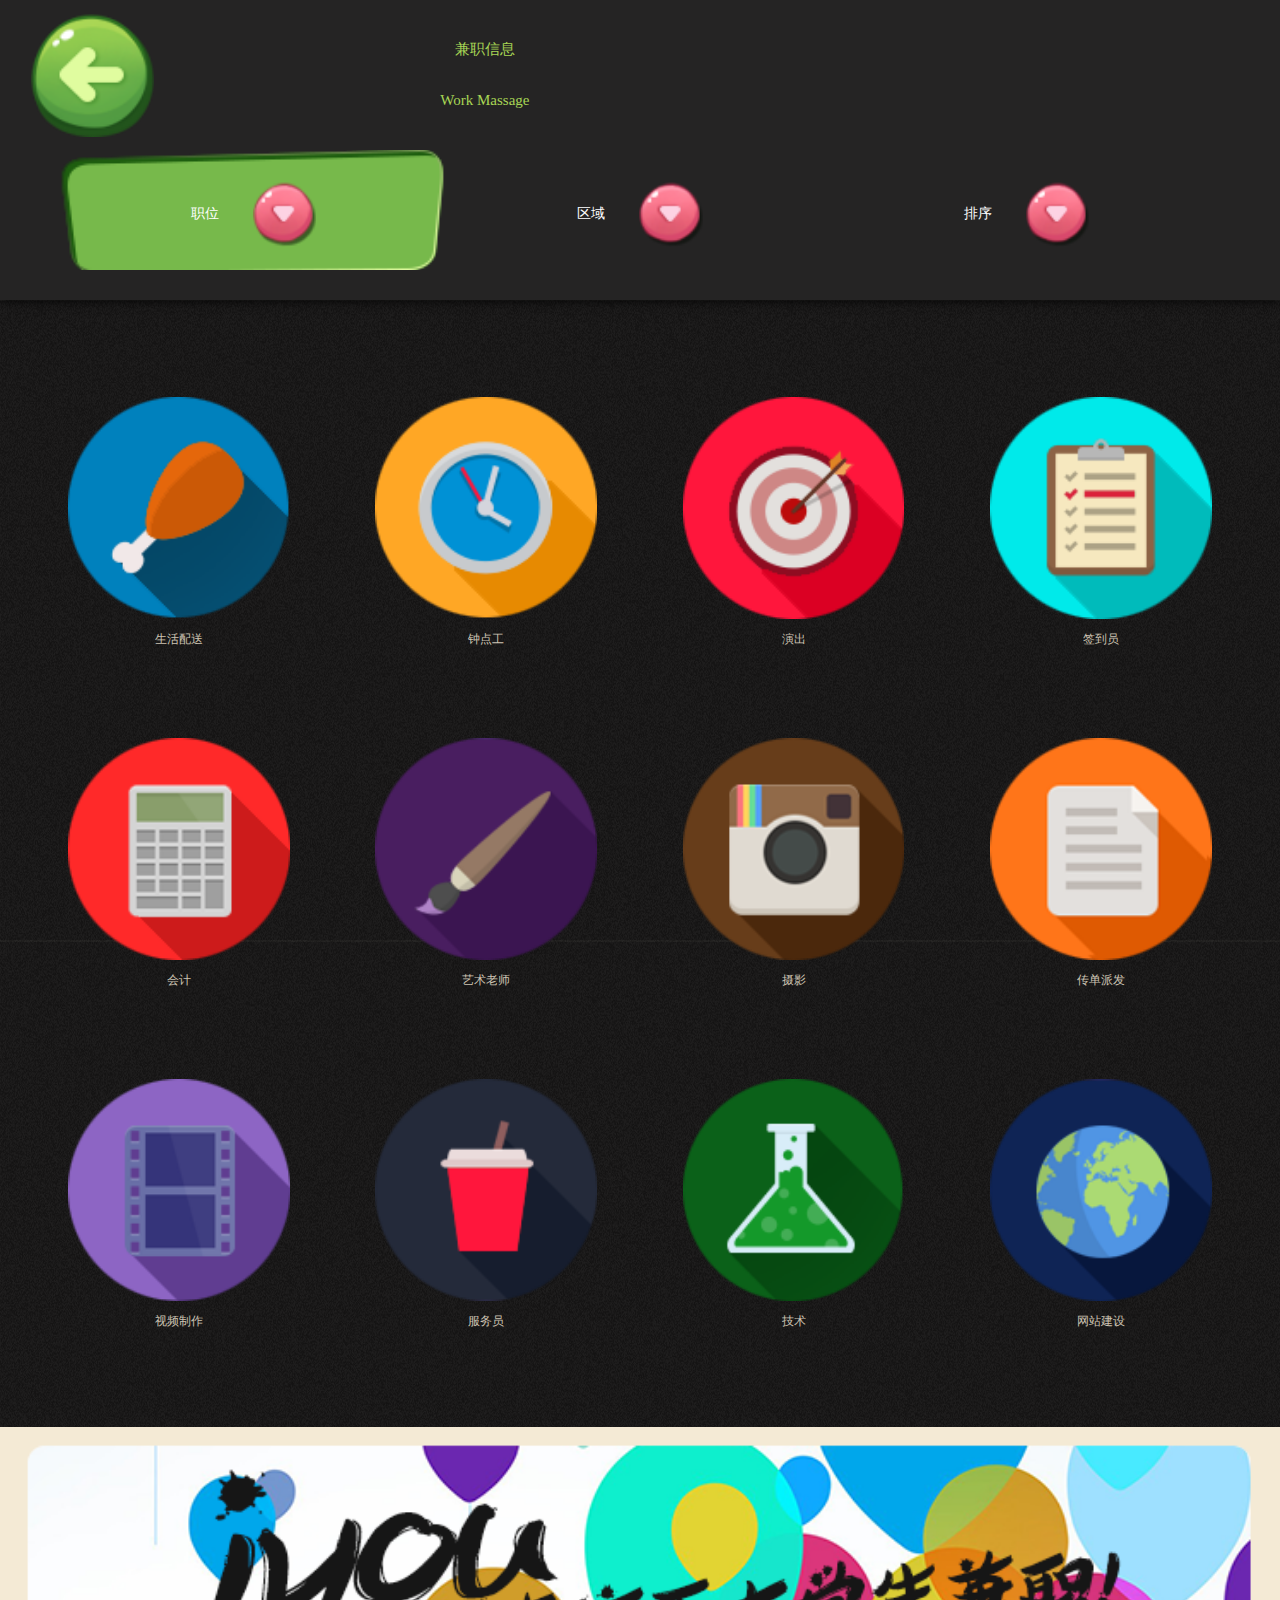
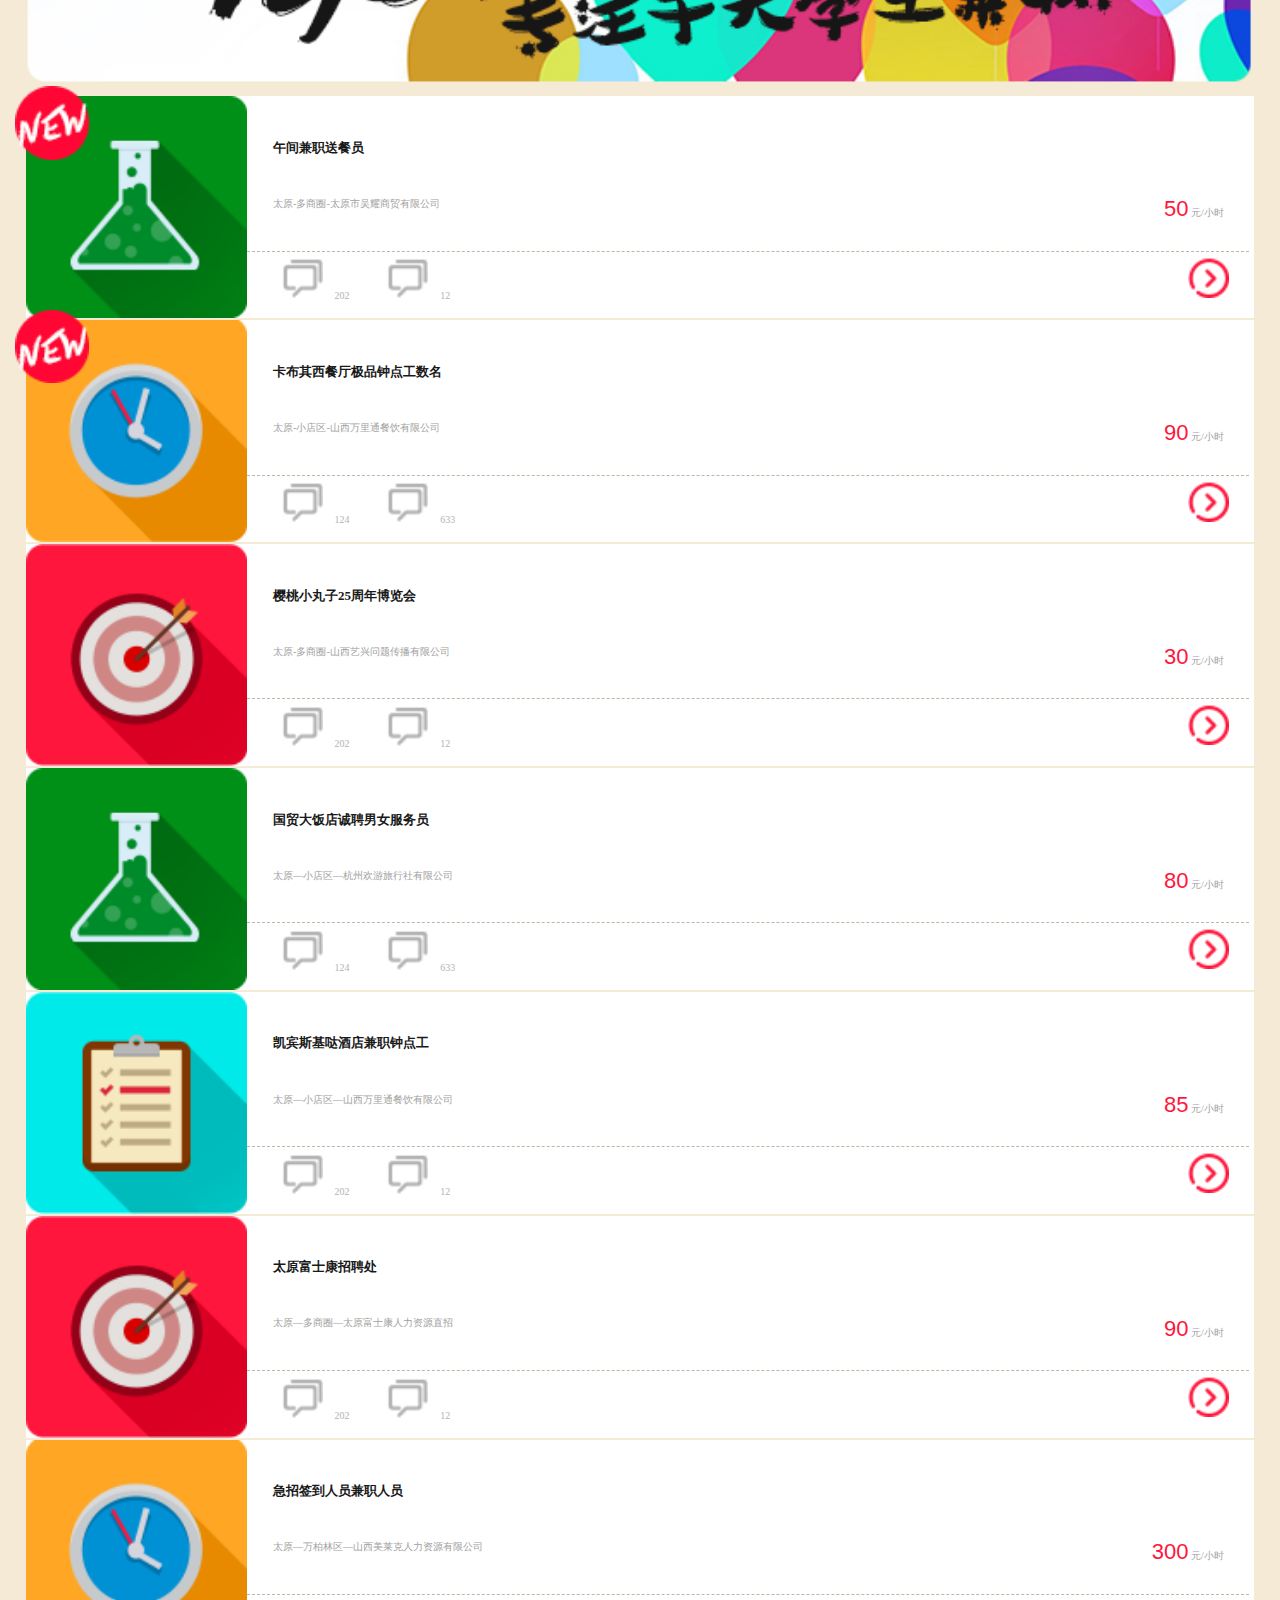
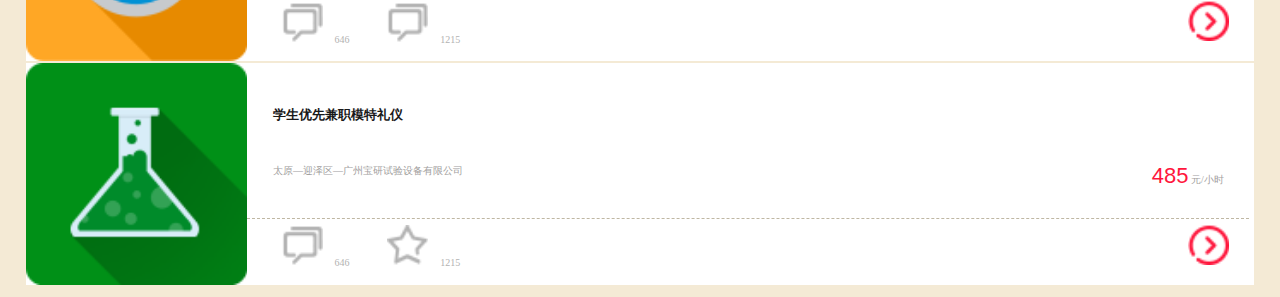
<file: html/list_information.html>
<!DOCTYPE html>
<html lang="en">
<head>
	<meta charset="UTF-8">
	<title>Document</title>
	<!-- 手机端视口meta标签 -->
	<meta name="viewport" content="width=device-width, initial-scale=1, maximum-scale=1, user-scalable=no">
	<!-- 去除默认样式 -->
	<script src='../js/rem.js'></script>
	<link rel="stylesheet" href="../css/moRen.css">
	<!-- 自定义CSS -->
	<link rel="stylesheet" href="../css/list_information.css">
</head>
<body>
	<!-- 页头 -->
	<header class='head-box'>
		<div class='menu'>
			<div class="menu-back">
				<a href="../index.html">
					<img src="../img/bjl_messageback.png" alt="">
				</a>

			</div>
			<div class="menu-title">
				<div>兼职信息</div>
				<div>Work Massage</div>
			</div>
		</div>
		<div class='select'>
			<ul>
				<li class="active">
					<a href="#">
						<span>职位</span>
						<img src="../img/bjl_menubtn.png" alt="">
					</a>
				</li>
				<li>
					<a href="#">
						<span>区域</span>
						<img src="../img/bjl_menubtn.png" alt="">
					</a>
				</li>
				<li>
					<a href="#">
						<span>排序</span>
						<img src="../img/bjl_menubtn.png" alt="">
					</a>
				</li>
			</ul>
		</div>
	</header>
	<!-- 导航 -->
	<nav class='nav-box'>
		<div class="view">
			<div class="container-box">
				<div class="container">
					<a href="">
						<img src="../img/bjl_nav01.png" alt="">
						<span>生活配送</span>
					</a>
					<a href="">
						<img src="../img/bjl_nav02.png" alt="">
						<span>钟点工</span>
					</a>
					<a href="">
						<img src="../img/bjl_nav03.png" alt="">
						<span>演出</span>
					</a>
					<a href="">
						<img src="../img/bjl_nav04.png" alt="">
						<span>签到员</span>
					</a>
					<a href="">
						<img src="../img/bjl_nav05.png" alt="">
						<span>会计</span>
					</a>
					<a href="">
						<img src="../img/bjl_nav06.png" alt="">
						<span>艺术老师</span>
					</a>
					<a href="">
						<img src="../img/bjl_nav07.png" alt="">
						<span>摄影</span>
					</a>
					<a href="">
						<img src="../img/bjl_nav08.png" alt="">
						<span>传单派发</span>
					</a>
					<a href="">
						<img src="../img/bjl_nav10.png" alt="">
						<span>视频制作</span>
					</a>
					<a href="">
						<img src="../img/bjl_nav11.png" alt="">
						<span>服务员</span>
					</a>
					<a href="">
						<img src="../img/bjl_nav12.png" alt="">
						<span>技术</span>
					</a>
					<a href="">
						<img src="../img/bjl_nav09.png" alt="">
						<span>网站建设</span>
					</a>
				</div>
				<div class="container">
					<a href="">
						<img src="../img/bjl_nav01.png" alt="">
						<span>生活配送</span>
					</a>
					<a href="">
						<img src="../img/bjl_nav02.png" alt="">
						<span>钟点工</span>
					</a>
					<a href="">
						<img src="../img/bjl_nav03.png" alt="">
						<span>演出</span>
					</a>
					<a href="">
						<img src="../img/bjl_nav04.png" alt="">
						<span>签到员</span>
					</a>
					<a href="">
						<img src="../img/bjl_nav05.png" alt="">
						<span>会计</span>
					</a>
					<a href="">
						<img src="../img/bjl_nav06.png" alt="">
						<span>艺术老师</span>
					</a>
					<a href="">
						<img src="../img/bjl_nav07.png" alt="">
						<span>摄影</span>
					</a>
					<a href="">
						<img src="../img/bjl_nav08.png" alt="">
						<span>传单派发</span>
					</a>
					<a href="">
						<img src="../img/bjl_nav10.png" alt="">
						<span>视频制作</span>
					</a>
					<a href="">
						<img src="../img/bjl_nav11.png" alt="">
						<span>服务员</span>
					</a>
					<a href="">
						<img src="../img/bjl_nav12.png" alt="">
						<span>技术</span>
					</a>
					<a href="">
						<img src="../img/bjl_nav09.png" alt="">
						<span>网站建设</span>
					</a>
				</div>
				<div class="container">
					<a href="">
						<img src="../img/bjl_nav01.png" alt="">
						<span>生活配送</span>
					</a>
					<a href="">
						<img src="../img/bjl_nav02.png" alt="">
						<span>钟点工</span>
					</a>
					<a href="">
						<img src="../img/bjl_nav03.png" alt="">
						<span>演出</span>
					</a>
					<a href="">
						<img src="../img/bjl_nav04.png" alt="">
						<span>签到员</span>
					</a>
					<a href="">
						<img src="../img/bjl_nav05.png" alt="">
						<span>会计</span>
					</a>
					<a href="">
						<img src="../img/bjl_nav06.png" alt="">
						<span>艺术老师</span>
					</a>
					<a href="">
						<img src="../img/bjl_nav07.png" alt="">
						<span>摄影</span>
					</a>
					<a href="">
						<img src="../img/bjl_nav08.png" alt="">
						<span>传单派发</span>
					</a>
					<a href="">
						<img src="../img/bjl_nav10.png" alt="">
						<span>视频制作</span>
					</a>
					<a href="">
						<img src="../img/bjl_nav11.png" alt="">
						<span>服务员</span>
					</a>
					<a href="">
						<img src="../img/bjl_nav12.png" alt="">
						<span>技术</span>
					</a>
					<a href="">
						<img src="../img/bjl_nav09.png" alt="">
						<span>网站建设</span>
					</a>
				</div>
			</div>
		</div>
	</nav>
	<!-- 横幅广告 -->
	<section class='advert'>
		<a href="">
			<img src="../img/bjl_iyou.png" alt="">
		</a>
	</section>
	<!-- 内容列表 -->
	<section class='content-box'>
		<ul>
			<li>
				<div class="left">
					<a href="show-message.html">
						<img src="../img/bjl_list04.png" alt="">
					</a>
					<a href="show-message.html" class="news">
						<img src="../img/bjl_news.png" alt="">
					</a>
				</div>
				<div class="right">
					<a href="show-message.html">
						<h4 class="title">午间兼职送餐员</h4>
						<div class="company">
							<p>太原-多商圈-太原市吴耀商贸有限公司</p>
							<span class='price'>
								<i>50</i>
								元/小时
							</span>
						</div>
						<div class="icon-box">
							<div class="icon">
								<span>
									<img src="../img/bjl_icon01.png" alt="">
								</span>
								<i>202</i>
								<span>
									<img src="../img/bjl_icon01.png" alt="">
								</span>
								<i>12</i>
							</div>
							<a href="" class="enter">
								<img src="../img/bjl_enter.png" alt="">
							</a>
						</div>
					</a>
				</div>
			</li>
			<li>
				<div class="left">
					<a href="show-message.html">
						<img src="../img/bjl_list02.png" alt="">
					</a>
					<a href="show-message.html" class="news">
						<img src="../img/bjl_news.png" alt="">
					</a>
				</div>
				<div class="right">
					<a href="show-message.html">
						<h4 class="title">卡布其西餐厅极品钟点工数名</h4>
						<div class="company">
							<p>太原-小店区-山西万里通餐饮有限公司</p>
							<span class='price'>
								<i>90</i>
								元/小时
							</span>
						</div>
						<div class="icon-box">
							<div class="icon">
								<span>
									<img src="../img/bjl_icon01.png" alt="">
								</span>
								<i>124</i>
								<span>
									<img src="../img/bjl_icon01.png" alt="">
								</span>
								<i>633</i>
							</div>
							<a href="" class="enter">
								<img src="../img/bjl_enter.png" alt="">
							</a>
						</div>
					</a>
				</div>
			</li>
			<li>
				<div class="left">
					<a href="show-message.html">
						<img src="../img/bjl_list03.png" alt="">
					</a>
				</div>
				<div class="right">
					<a href="show-message.html">
						<h4 class="title">樱桃小丸子25周年博览会</h4>
						<div class="company">
							<p>太原-多商圈-山西艺兴问题传播有限公司</p>
							<span class='price'>
								<i>30</i>
								元/小时
							</span>
						</div>
						<div class="icon-box">
							<div class="icon">
								<span>
									<img src="../img/bjl_icon01.png" alt="">
								</span>
								<i>202</i>
								<span>
									<img src="../img/bjl_icon01.png" alt="">
								</span>
								<i>12</i>
							</div>
							<a href="" class="enter">
								<img src="../img/bjl_enter.png" alt="">
							</a>
						</div>
					</a>
				</div>
			</li>
			<li>
				<div class="left">
					<a href="show-message.html">
						<img src="../img/bjl_list04.png" alt="">
					</a>
				</div>
				<div class="right">
					<a href="show-message.html">
						<h4 class="title">国贸大饭店诚聘男女服务员</h4>
						<div class="company">
							<p>太原—小店区—杭州欢游旅行社有限公司</p>
							<span class='price'>
								<i>80</i>
								元/小时
							</span>
						</div>
						<div class="icon-box">
							<div class="icon">
								<span>
									<img src="../img/bjl_icon01.png" alt="">
								</span>
								<i>124</i>
								<span>
									<img src="../img/bjl_icon01.png" alt="">
								</span>
								<i>633</i>
							</div>
							<a href="" class="enter">
								<img src="../img/bjl_enter.png" alt="">
							</a>
						</div>
					</a>
				</div>
			</li>
			<li>
				<div class="left">
					<a href="show-message.html">
						<img src="../img/bjl_list05.png" alt="">
					</a>
				</div>
				<div class="right">
					<a href="show-message.html">
						<h4 class="title">凯宾斯基哒酒店兼职钟点工</h4>
						<div class="company">
							<p>太原—小店区—山西万里通餐饮有限公司</p>
							<span class='price'>
								<i>85</i>
								元/小时
							</span>
						</div>
						<div class="icon-box">
							<div class="icon">
								<span>
									<img src="../img/bjl_icon01.png" alt="">
								</span>
								<i>202</i>
								<span>
									<img src="../img/bjl_icon01.png" alt="">
								</span>
								<i>12</i>
							</div>
							<a href="" class="enter">
								<img src="../img/bjl_enter.png" alt="">
							</a>
						</div>
					</a>
				</div>
			</li>
			<li>
				<div class="left">
					<a href="show-message.html">
						<img src="../img/bjl_list03.png" alt="">
					</a>
				</div>
				<div class="right">
					<a href="show-message.html">
						<h4 class="title">太原富士康招聘处</h4>
						<div class="company">
							<p>太原—多商圈—太原富士康人力资源直招</p>
							<span class='price'>
								<i>90</i>
								元/小时
							</span>
						</div>
						<div class="icon-box">
							<div class="icon">
								<span>
									<img src="../img/bjl_icon01.png" alt="">
								</span>
								<i>202</i>
								<span>
									<img src="../img/bjl_icon01.png" alt="">
								</span>
								<i>12</i>
							</div>
							<a href="" class="enter">
								<img src="../img/bjl_enter.png" alt="">
							</a>
						</div>
					</a>
				</div>
			</li>
			<li>
				<div class="left">
					<a href="show-message.html">
						<img src="../img/bjl_list02.png" alt="">
					</a>
				</div>
				<div class="right">
					<a href="show-message.html">
						<h4 class="title">急招签到人员兼职人员</h4>
						<div class="company">
							<p>太原—万柏林区—山西美莱克人力资源有限公司</p>
							<span class='price'>
								<i>300</i>
								元/小时
							</span>
						</div>
						<div class="icon-box">
							<div class="icon">
								<span>
									<img src="../img/bjl_icon01.png" alt="">
								</span>
								<i>646</i>
								<span>
									<img src="../img/bjl_icon01.png" alt="">
								</span>
								<i>1215</i>
							</div>
							<a href="" class="enter">
								<img src="../img/bjl_enter.png" alt="">
							</a>
						</div>
					</a>
				</div>
			</li>
			<li>
				<div class="left">
					<a href="show-message.html">
						<img src="../img/bjl_list04.png" alt="">
					</a>
				</div>
				<div class="right">
					<a href="show-message.html">
						<h4 class="title">学生优先兼职模特礼仪</h4>
						<div class="company">
							<p>太原—迎泽区—广州宝研试验设备有限公司</p>
							<span class='price'>
								<i>485</i>
								元/小时
							</span>
						</div>
						<div class="icon-box">
							<div class="icon">
								<span>
									<img src="../img/bjl_icon01.png" alt="">
								</span>
								<i>646</i>
								<span>
									<img src="../img/bjl_icon02.png" alt="">
								</span>
								<i>1215</i>
							</div>
							<a href="" class="enter">
								<img src="../img/bjl_enter.png" alt="">
							</a>
						</div>
					</a>
				</div>
			</li>
		</ul>
	</section>

	<!-- rem JS -->

    <!-- 自定义 JS -->
    <script src='../js/list_information.js'></script>
</body>
</html>
</file>
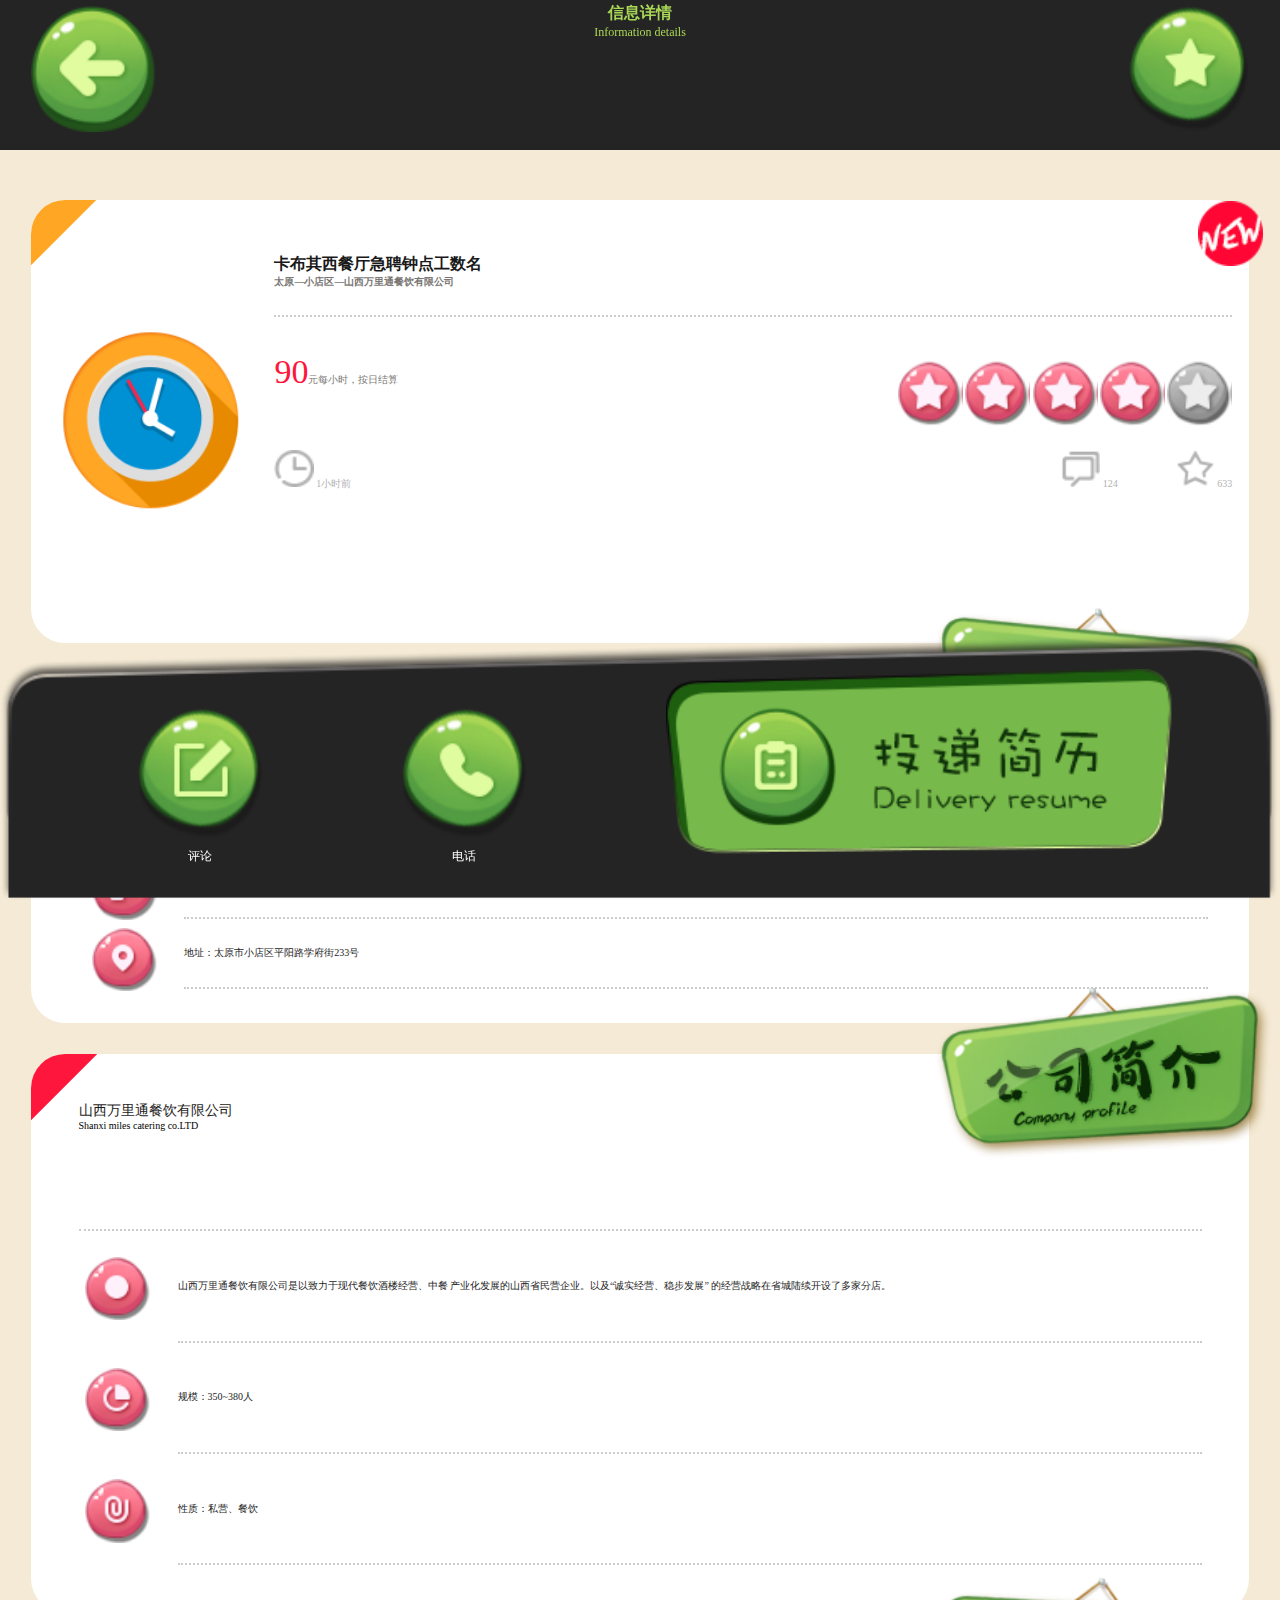
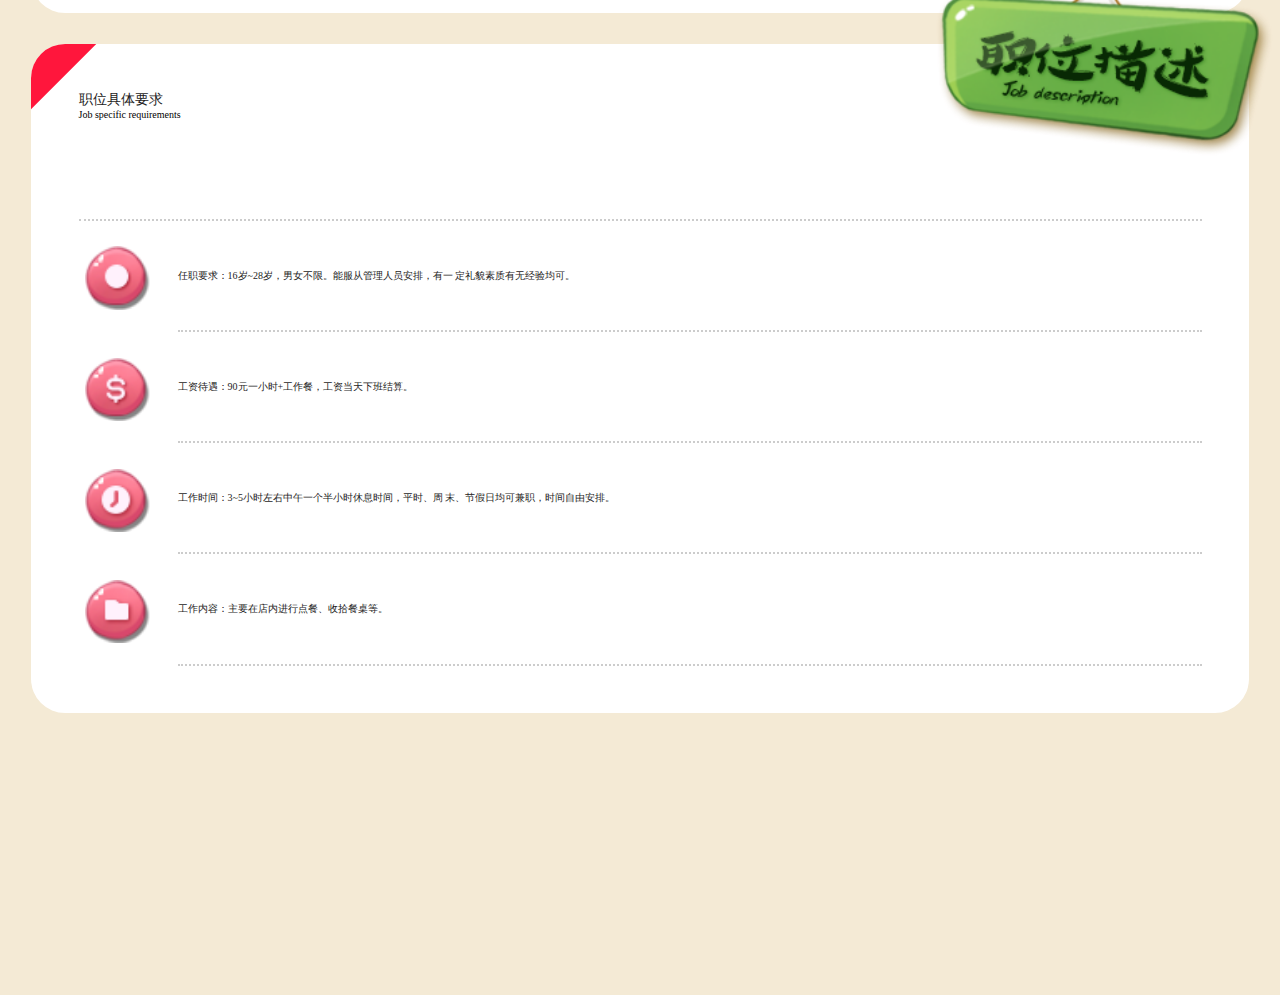
<file: html/show-message.html>
<!DOCTYPE html>
<html lang="zh">
<head>
	<meta http-equiv="Content-Type" content="text/html; charset=utf-8">
    <meta name="viewport"
          content="width=device-width, user-scalable=no, initial-scale=1.0, maximum-scale=1.0, minimum-scale=1.0">
    <meta http-equiv="X-UA-Compatible" content="ie=edge">
    <title>信息详情</title>
</head>
<body class="show-message-body">
    <script src="../js/show-message-rem.js"></script>
    <link rel="stylesheet" href="../css/show-message.css">
   <!--header开始-->
    <header class="show-message-header ">
        <a href="../index.html" style="position: relative;z-index: 999">
            <img src="../img/message-back.png" alt="">
        </a>
        <h2>
            信息详情
           <p>Information details</p>
        </h2>
        <a href="list_information.html">
            <img src="../img/message-edit.png" alt="">
        </a>
    </header>
    <!--header结束-->
    <!--卡其布消息开始-->
    <section class="show-message-section" id="message">
        <img src="../img/message-new.png" alt="">
        <div class="inner">
            <div class="left" style="background-image:url(../img/message-clock.png)"></div>
            <div class="right">
                <div class="title">
                    <h5>
                        卡布其西餐厅急聘钟点工数名
                        <p>太原—小店区—山西万里通餐饮有限公司</p> 
                    </h5>
                </div>
                <div class="price">
                    <p><b>90</b>元每小时，按日结算</p>
                    <p>
                        <a href="" style="background-image: url(../img/message-star.png)"></a>
                        <a href="" style="background-image: url(../img/message-star.png)"></a>
                        <a href="" style="background-image: url(../img/message-star.png)"></a>
                        <a href="" style="background-image: url(../img/message-star.png)"></a>
                        <a href="" style="background-image: url(../img/message-starblack.png)"></a>
                    </p>
                </div>
                <div class="time">
                    <p>
                        <img src="../img/message-history.png" alt="">
                        <span>1小时前</span>
                    </p>
                    <a>
                        <img src="../img/message-smallstar.png" alt="">
                        <span>633</span>
                    </a>
                    <a>
                        <img src="../img/message-message.png" alt="">
                        <span>124</span>
                    </a>
                </div>
            </div>
        </div>
    </section>
    <!--招聘详情开始-->
    <section class="show-message-section" id="message-show">
        <img src="../img/message-tuijian.png" alt="">
        <div class="inner">
            <p>
                <img src="../img/message-user.png" alt="">
                <span>人数：30~35人</span>
            </p>
            <p>
                <img src="../img/message-time.png" alt="">
                <span>时间：星期一、星期二、星期三、星期四、
                    星期五、星期六、星期日</span>
            </p>
            <p>
                <img src="../img/message-fangda.png" alt="">
                <span>区域：太原市小店区、万柏林、杏花岭、尖草坪、太原周边</span>
            </p>
            <p>
                <img src="../img/message-dingwei.png" alt="">
                <span>地址：太原市小店区平阳路学府街233号</span>
            </p>
        </div>
    </section>
    <!--招聘详情结束-->
    <!--公司简介开始-->
        <section class="show-message-section message-ss">
            <img src="../img/message-gongsijianjie.png" alt="">
            <div class="inner">
                <div class="title">
                    <h5>山西万里通餐饮有限公司</h5>
                    <p>Shanxi miles catering co.LTD</p>
                </div>
                <p>
                    <img src="../img/message-1.png" alt="">
                    山西万里通餐饮有限公司是以致力于现代餐饮酒楼经营、中餐
                    产业化发展的山西省民营企业。以及“诚实经营、稳步发展”
                    的经营战略在省城陆续开设了多家分店。
                </p>
                <p>
                    <img src="../img/message-2.png" alt="">
                    规模：350~380人
                </p>
                <p>
                    <img src="../img/message-4.png" alt="">
                    性质：私营、餐饮
                </p>
            </div>
        </section>
    <!--公司简介结束-->
    <!--职位描述开始-->
    <section class="show-message-section message-ss">
        <img src="../img/message-zhiweituijian.png" alt="">
        <div class="inner">
            <div class="title">
                <h5>职位具体要求</h5>
                <p>Job specific requirements</p>
            </div>
            <p>
                <img src="../img/message-1.png" alt="">
                任职要求：16岁~28岁，男女不限。能服从管理人员安排，有一
                定礼貌素质有无经验均可。
            </p>
            <p>
                <img src="../img/message-5.png" alt="">
                工资待遇：90元一小时+工作餐，工资当天下班结算。
            </p>
            <p>
                <img src="../img/message-time.png" alt="">
                工作时间：3~5小时左右中午一个半小时休息时间，平时、周
                末、节假日均可兼职，时间自由安排。
            </p>
            <p>
                <img src="../img/message-6.png" alt="">
                工作内容：主要在店内进行点餐、收拾餐桌等。
            </p>
        </div>
    </section>
    <!--职位描述结束-->
    <!--footer开始-->
    <footer class="show-message-footer" style="background-image:url(../img/footer.png) ">
        <a href="">
            <img src="../img/message-footer-1.png" alt="">
            <p>评论</p>
        </a>
        <a href="">
            <img src="../img/message-footer-2.png" alt="">
            <p>电话</p>
        </a>
        <a href="">
            <img src="../img/message-footer-3.png" alt="">
        </a>
    </footer>
    <!--footer结束-->
</body>
</html>
</file>
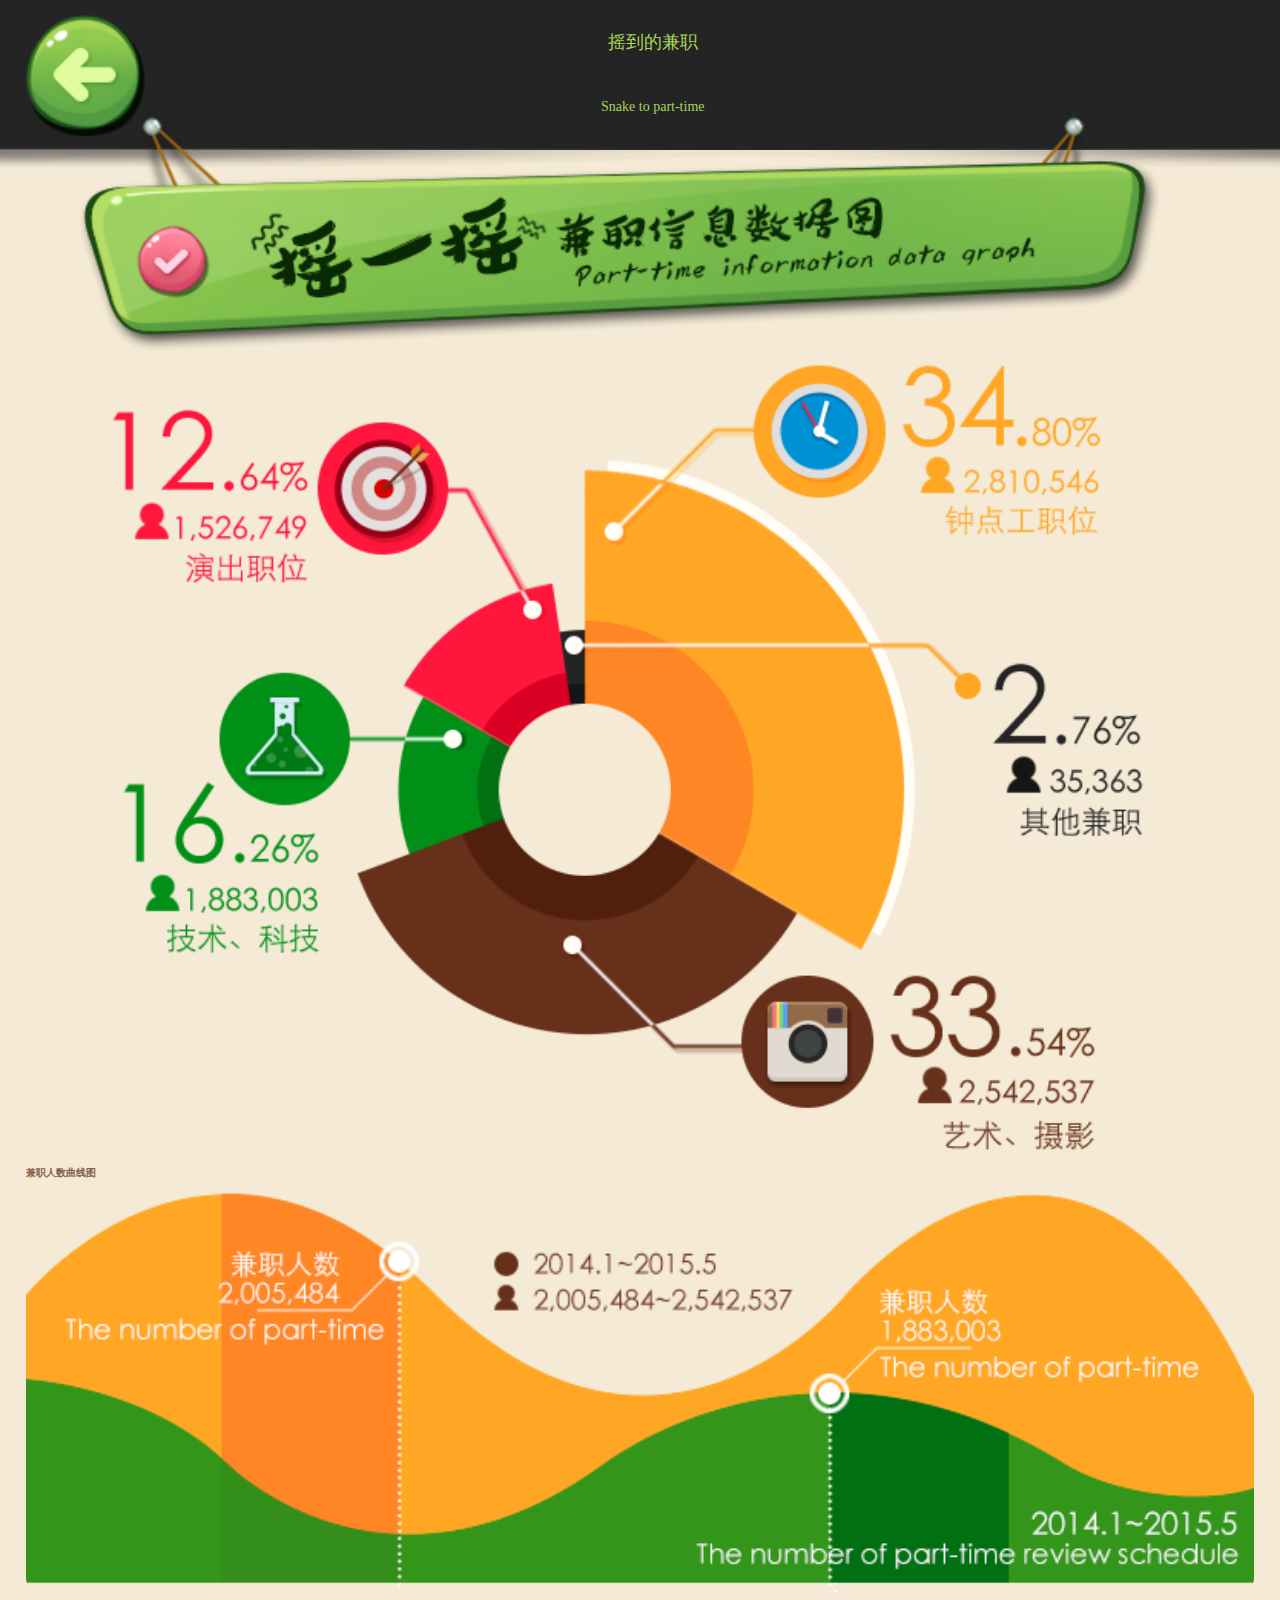
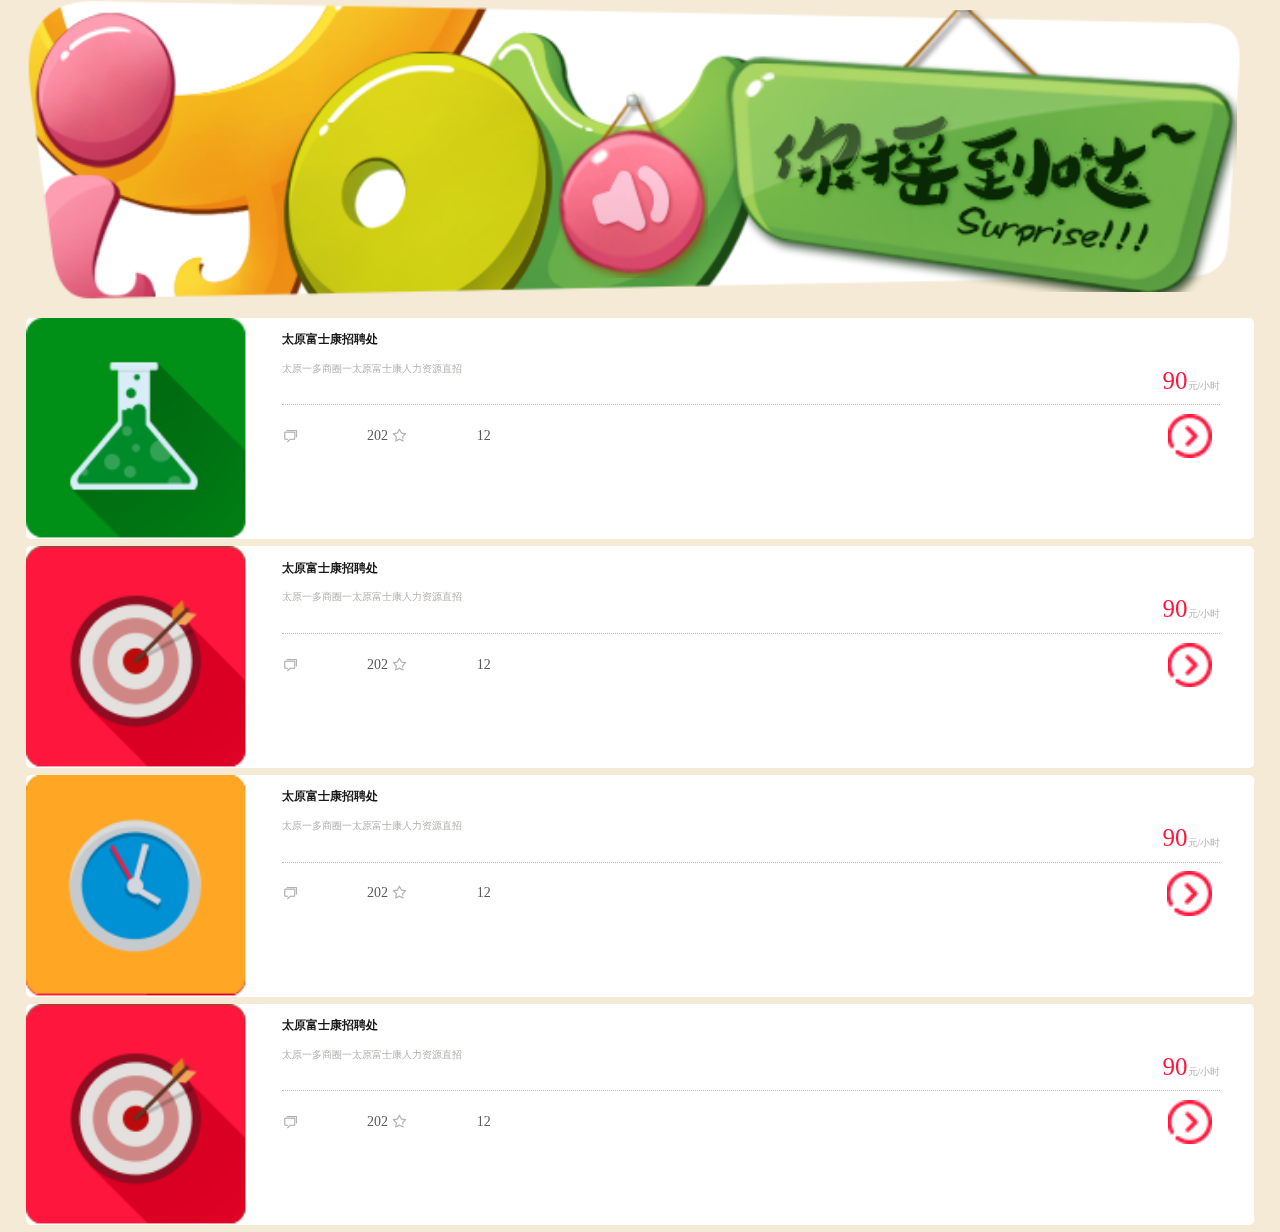
<file: html/snakePart.html>
<!DOCTYPE html>
<html lang="en">
<head>
	<meta charset="UTF-8">
	<meta name="viewport" content="width=device-width">
	<title>摇一摇</title>
	<link rel="stylesheet" href="../css/moRen.css">
	<link rel="stylesheet" href="../css/lyq-snake.css">
	<script src="../js/moRen.js"></script>
</head>
<body>
<!-- snake_nav开始 -->
<section class="snake_nav">
	<a href="yaoyiyao.html">
		<img src="../img/lyq-back.png">
	</a>
		<span>
			摇到的兼职
			<i>Snake to part-time</i>
		</span>
	<span></span>
	<div class="pic"></div>
	<div class="shadow"></div>
</section>
<!-- snake_nav结束 -->
<!-- data_pic开始 -->
<section class="data_pic">
	<div class="data_pic_cir">
		<img src="../img/lyq-20170307160653.png">
	</div>
	<div class="data-part-number">
		<h3>兼职人数曲线图</h3>
		<img src="../img/lyq-20170307160733.png">
	</div>
</section>
<!-- data_pic结束 -->
<!-- surprise开始 -->
<section class="surprise">
	<div class="surprise_pic">
		<div></div>
		<div></div>
	</div>
	<div class="content_job">
		<a href="show-message.html"></a>
		<div class="left">
			<img src="../img/lyq-brand.png">
		</div>
		<div class="right">
			<h1><a href="">太原富士康招聘处</a></h1>
				<span>
					<i><a href="">太原一多商圈一太原富士康人力资源直招</a></i>
					<span>90<i>元/小时</i></span>
				</span>
			<div>
				<div class="des-left">
					<span><a href="">202</a></span>
					<span><a href="">12</a></span>
				</div>
				<div class="des-right">
					<a href=""></a>
				</div>
			</div>
		</div>
	</div>
	<div class="content_job">
		<a href="show-message.html"></a>
		<div class="left">
			<img src="../img/lyq-red.png">

		</div>
		<div class="right">
			<h1><a href="">太原富士康招聘处</a></h1>
				<span>
					<i><a href="">太原一多商圈一太原富士康人力资源直招</a></i>
					<span>90<i>元/小时</i></span>
				</span>
			<div>
				<div class="des-left">
					<span><a href="">202</a></span>
					<span><a href="">12</a></span>
				</div>
				<div class="des-right">
					<a href=""></a>
				</div>
			</div>
		</div>
	</div>
	<div class="content_job">
		<a href="show-message.html"></a>
		<div class="left">
			<img src="../img/lyq-yellow.png">

		</div>
		<div class="right">
			<h1><a href="">太原富士康招聘处</a></h1>
				<span>
					<i><a href="">太原一多商圈一太原富士康人力资源直招</a></i>
					<span>90<i>元/小时</i></span>
				</span>
			<div>
				<div class="des-left">
					<span><a href="">202</a></span>
					<span><a href="">12</a></span>
				</div>
				<div class="des-right">
					<a href=""></a>
				</div>
			</div>
		</div>
	</div>
	<div class="content_job">
		<a href="show-message.html"></a>
		<div class="left">
			<img src="../img/lyq-red.png">

		</div>
		<div class="right">
			<h1><a href="">太原富士康招聘处</a></h1>
				<span>
					<i><a href="">太原一多商圈一太原富士康人力资源直招</a></i>
					<span>90<i>元/小时</i></span>
				</span>
			<div>
				<div class="des-left">
					<span>202</span>
					<span>12</span>
				</div>
				<div class="des-right">
					<a href=""></a>
				</div>
			</div>
		</div>
	</div>
</section>
</body>
</html>
</file>
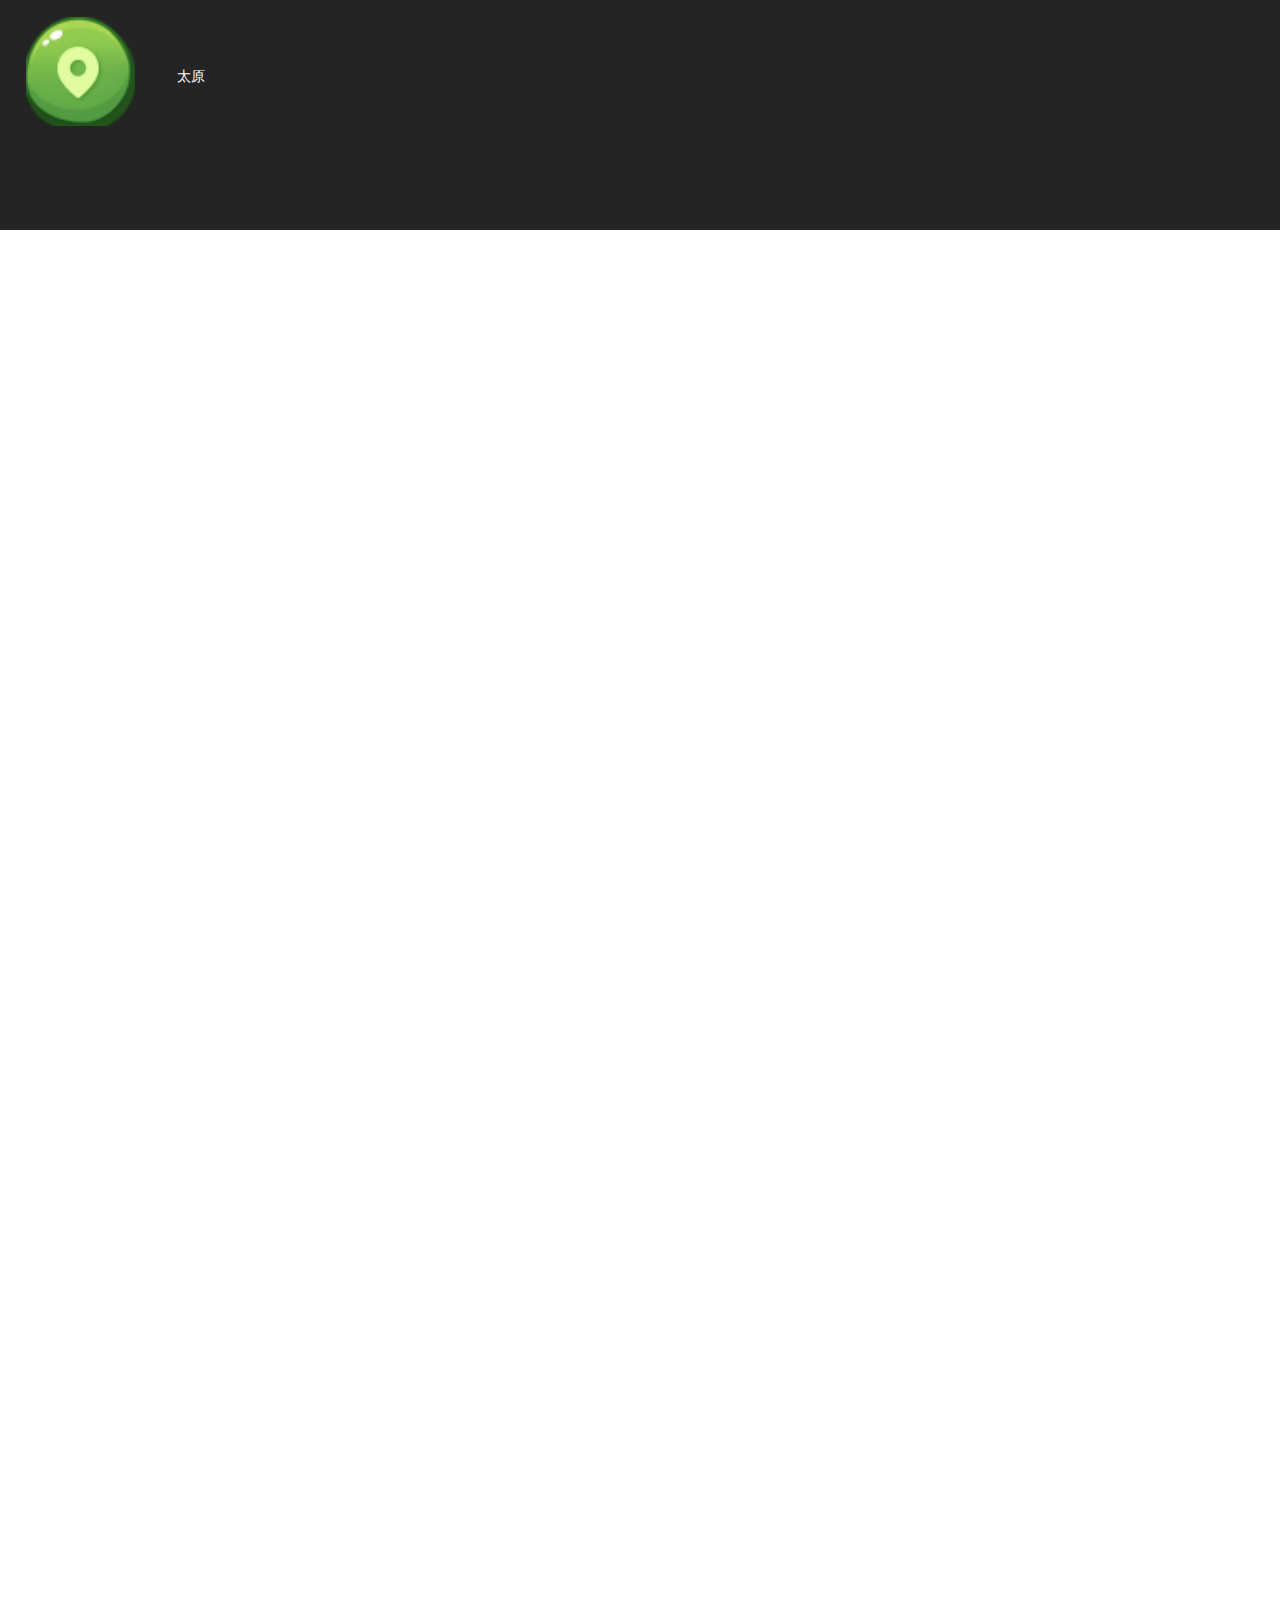
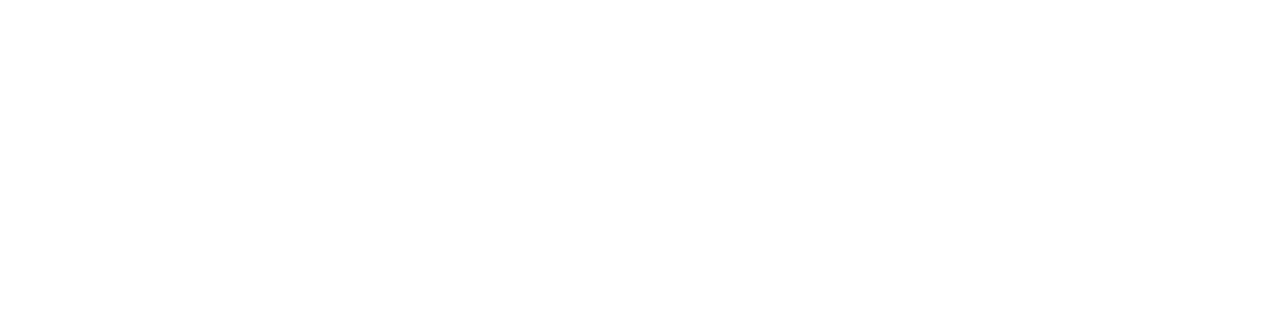
<file: html/xlg-ch.html>
<!DOCTYPE html>
<html lang="en">
<head>
	<meta charset="UTF-8">
	<meta name="viewport" content="width=device-width, initial-scale=1.0, maximum-scale=1.0, user-scalable=0">
	<title>侧滑页</title>
</head>
<link rel="stylesheet" href="../css/moRen.css">
<link rel="stylesheet" href="../css/xlg-cehua.css">
<body>
	<!-- 遮罩 -->
	<div class="cehuas"></div>
	<!-- 侧滑页 -->
	<section class="cehua-box active">
	<!-- 顶部 -->
		<div class="header">
			<p>选择城市</p>
			<span>Select</span><span>City</span>
		</div>
	<!-- 中部 -->
		<div class="zhong">
			<img src="../img/dingwei.png" alt="">
			<div class="zi">
				当前定位城市：<span>太原</span>
			</div>
		</div>
		<!-- 底部城市选择 -->
		<ul class="bottom">
			<li class="active">
				<span>太原</span>
				<a href="#" class="btn">
					<img src="../img/queding.png" alt="">
				</a>
			</li>
			<li>
				<span>大同</span>
				<a href="#" class="btn">
					<img src="../img/tianjia.png" alt="">
				</a>
			</li>
			<li>
				<span>阳泉</span>
				<a href="#" class="btn">
					<img src="../img/tianjia.png" alt="">
				</a>
			</li>
			<li>
				<span>长治</span>
				<a href="#" class="btn">
					<img src="../img/tianjia.png" alt="">
				</a>
			</li>
			<li>
				<span>临汾</span>
				<a href="#" class="btn">
					<img src="../img/tianjia.png" alt="">
				</a>
			</li>
			<li>
				<span>晋中</span>
				<a href="#" class="btn">
					<img src="../img/tianjia.png" alt="">
				</a>
			</li>
			<li>
				<span>运城</span>
				<a href="#" class="btn">
					<img src="../img/tianjia.png" alt="">
				</a>
			</li>
			<li>
				<span>晋城</span>
				<a href="#" class="btn">
					<img src="../img/tianjia.png" alt="">
				</a>
			</li>
			<li>
				<span>侯马</span>
				<a href="#" class="btn">
					<img src="../img/tianjia.png" alt="">
				</a>
			</li>
			<li>
				<span>朔州</span>
				<a href="#" class="btn">
					<img src="../img/tianjia.png" alt="">
				</a>
			</li>
			<li>
				<span>忻州</span>
				<a href="#" class="btn">
					<img src="../img/tianjia.png" alt="">
				</a>
			</li>
			<li>
				<span>吕梁</span>
				<a href="#" class="btn">
					<img src="../img/tianjia.png" alt="">
				</a>
			</li>
		</ul>
	</section>
	<!-- 侧滑页 -->
	<!-- 主体 -->
	<section class="zhuti-box">
		<div class="head">
			<div class="btn">
				<img src="../img/dw.png" alt="">
				<span>太原</span>
			</div>
		</div>
	</section>





	<!-- 主题 -->












	<script src='../js/moRen.js'></script>
	<script src='../js/xlg-cehua.js'></script>
</body>
</html>
</file>
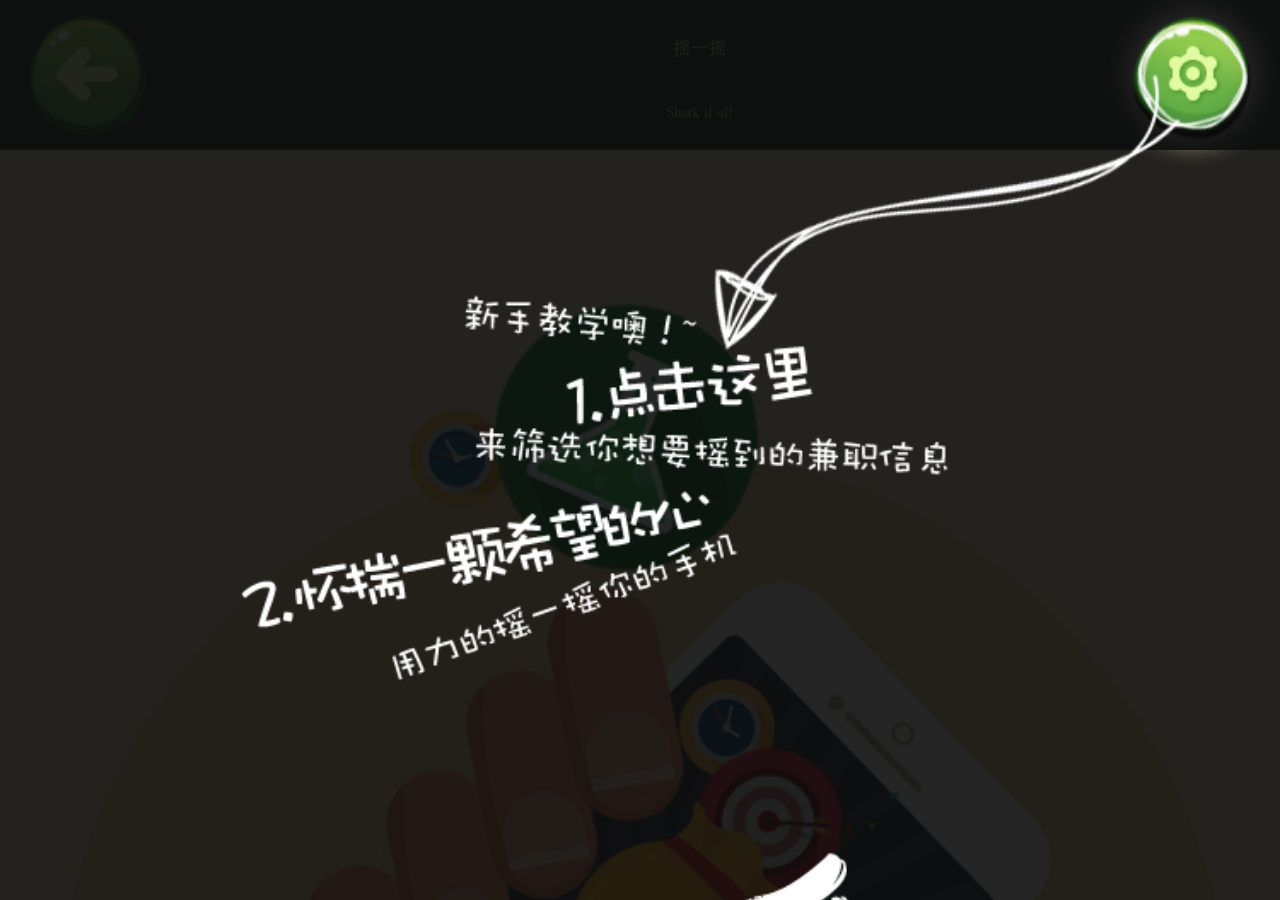
<file: html/yaoyiyao.html>
<!DOCTYPE html>
<html lang="en">
<head>
	<meta name="viewport" content="width=device-width, initial-scale=1.0, maximum-scale=1.0, user-scalable=0">
	<meta charset="UTF-8">
	<title>摇一摇</title>
</head>
<link rel="stylesheet" href="../css/moRen.css">
<link rel="stylesheet" href="../css/yaoyiyao.css">
<body>
	<!-- 头部 -->
	<header class="yao-box">
		<a href="hindex.html">
			<img src="../img/cehui.png" alt="">
		</a>
		<div class="zi">
			<p>摇一摇</p>
			<p>
				<span>Shark</span>
				<span>if</span>
				<span>off</span>
			</p>
		</div>
		<a href="snakePart.html">
			<img src="../img/shezhi.png" alt="" class="last">
		</a>
	</header>
	<!-- 头部 -->
	<!-- 主体  -->
	<section class='yao-img'>
		<img src="../img/zhu.png" alt="">
		<!-- <img src="../img/tishi.png" alt="" class="img"> -->
	</section>
	<!-- 主体  -->
	<!-- 遮罩 -->
	<section class='yao-zhe'>
		<img src="../img/tisy.png" alt="">
	</section>
	<script src='../js/moRen.js'></script>
	<script src='../js/yaoyiyao.js'></script>
</body>
</html>
</file>
<file: css/hj-index.css>
body,ul,li,h1,h2,h3,h4,h5,h6,p{
	margin: 0;
	padding: 0;
	list-style: none;
}
*{
	-webkit-tap-highlight-color:rgba(0,0,0,0);
}
a{
	text-decoration: none;
}
body{
	font-size: 16px;
	font-family: "helvetica";
	background: #F4EAD5;
}
/*头部开始*/
.hj-header{
	width: 100%;
	height: 1.33rem;
	background-image: url(../img/hj-headbg.png);
	background-repeat: no-repeat;
	background-position: center center;
	-webkit-background-size:cover;
	background-size: cover;
	position: relative;
	z-index: 999;
}
.hj-header .hj-logo{
	width: 1.12rem;
	height: 0.91rem;
	background: url(../img/hj-logo.png) center center;
	-webkit-background-size:cover;
	background-size: cover;
	position: absolute;
	left: 50%;
	margin-left: -0.56rem;
	top: 0.13rem;
	z-index: 999;
}
.hj-header .hj-dingwei{
	width: 0.7rem;
	height: 0.7rem;
	background: url(../img/hj-dingweiicon.png) center center;
	-webkit-background-size:cover;
	background-size: cover;
	position: absolute;
	left: 0.2rem;
	top: 0.1rem;
	z-index: 999;
}
.hj-header .hj-dingwei span{
	display: block;
	color: #fff;
	font-family:"helvetica";
	font-size: 12px;
	position: absolute;
	width: 0.65rem;
	left: 0.9rem;
	top: 0.2rem;
}

.hj-header .hj-dingwei span:after{
	content: '';
	display: block;
	width: 0.12rem;
	height: 0.07rem;
	position: absolute;
	background: url(../img/hj-down.png) no-repeat center center;
	-webkit-background-size:cover;
	background-size: cover;
	right: -0.05rem;
	top: 0.13rem;
}
.hj-header .hj-self{
	width: 0.71rem;
	height: 0.74rem;
	position: absolute;
	background: url(../img/hj-gerenicon.png) center center;
	-webkit-background-size:cover;
	background-size: cover;
	right: 0.2rem;
	top: 0.1rem;
	z-index: 999;
}
.hj-header .hj-search{
	width: 6.74rem;
	height: 1.51rem;
	background: url(../img/hj-sousuo1.png) center center;
	-webkit-background-size:cover;
	background-size: cover;
	position: absolute;
	top: 0.6rem;
	left: 0.4rem;
	z-index: 999;
}
.hj-header .hj-sousuo{
	width: 0.46rem;
	height: 0.45rem;
	background: url(../img/hj-sousuoicon.png) center center;
	-webkit-background-size:cover;
	background-size: cover;
	position: absolute;
	left: 0.65rem;
	top: 0.65rem;
	z-index: 999;
}
.hj-header .hj-yuyin{
	width: 0.37rem;
	height: 0.38rem;
	background: url(../img/hj-yuyin.png) center center;
	-webkit-background-size:cover;
	background-size: cover;
	position: absolute;
	right: 0.92rem;
	top: 0.54rem;
	z-index: 999;
}
.hj-header .hj-input{
	width: 3.75rem;
	height: 0.55rem;
	transform:rotateZ(-2deg);
	position: absolute;
	left: 1.25rem;
	top: 0.55rem;
	color: #e0fc9f;
	z-index: 999;
}
.hj-header .hj-input input{
	outline: none;
	border:none;
	background-color: transparent;
	color: #e0fc9f;
	width: 100%;
	height: 100%;
}
::-webkit-input-placeholder { /* WebKit browsers */
　　color:#e0fc9f;
	opacity: 1;
　　}
input-placeholder{
	color: red;
	opacity: 1;
}
:-moz-placeholder { /* Mozilla Firefox 4 to 18 */
　　color:#e0fc9f;
	opacity: 1;
}
::-moz-placeholder { /* Mozilla Firefox 19+ */
	color:#e0fc9f;
	opacity: 1;
}
:-ms-input-placeholder { /* Internet Explorer 10+ */
	color:#e0fc9f;
}

/*banner*/
.hj-banner{
	height: 4.78rem;
	width: 100%;
	position: relative;
	margin-top: -0.85rem;
	overflow: hidden;
}
.hj-bannerImg{
	font-size: 0;
}
.hj-bannerImg .hj-bannerMask{
	width: 100%;
	height: 0.8rem;
	background: rgba(0,0,0,0.8);
	position: absolute;
	bottom: 0;
	font-size: 10px;
	color: #fff;
	padding: 0rem 0.15rem;
	font-family: "helvetica";
	box-sizing:border-box;
	display: flex;
	display:-webkit-box;
	display:-webkit-flex;
	display:-ms-flexbox;
	display:flex;
	flex-direction:column;
	-webkit-box-orient:vertical;
	-webkit-flex-direction:column;
	-ms-flex-direction:column;
	flex-direction:column;
	justify-content:center;
	-webkit-box-pack:center;
	-webkit-justify-content:center;
	-ms-flex-pack:center;
	justify-content:center;
}
.hj-bannerImg .hj-bannerMask p{
	overflow: hidden;
    text-overflow: ellipsis;
    white-space: nowrap;
    width: 5.8rem;
    flex:0 1 auto;
    -webkit-box-flex:1;
    -webkit-flex:1;
    -ms-flex:1;
    /*兼容*/
    display: flex;
	display:-webkit-box;
	display:-webkit-flex;
	display:-ms-flexbox;
	display:flex;
    align-items:center;
    -webkit-box-align:center;
    -webkit-align-items:center;
    -ms-flex-align:center;
    align-items:center;
}
.hj-banner:after{
	content: '';
	display: block;
	clear: both;
	width: 0;
	height: 0;
}
.swiper-pagination{
	text-align: right;
	padding-right: 0.2rem;
	box-sizing:border-box;
}
/*hj-floor1*/
.hj-floor1{
	width: 100%;
	padding: 0 0.15rem;
	box-sizing:border-box;
	display: flex;
	display:-webkit-box;
	display:-webkit-flex;
	display:-ms-flexbox;
	justify-content:space-between;
	-webkit-box-pack:justify;
	-webkit-justify-content:space-between;
	-ms-flex-pack:justify;
	-moz-box-lines: multiple; /*Firefox*/
    -webkit-box-lines: multiple; /*Safari,Opera,Chrome*/
    box-lines: multiple;
	-webkit-flex-wrap: wrap;
	-moz-flex-wrap: wrap;
	-ms-flex-wrap: wrap;
	-o-flex-wrap: wrap;
	 flex-wrap:wrap;
}

.hj-floor1 .hj-icon{
	display: block;
	width: 2.26rem;
	height: 2.67rem;
	position: relative;
	margin-top: 0.2rem;
}
.hj-floor1 .hj-icon span{
	display: block;
	position: absolute;
	width: 100%;
	font-family: "Helvetica";
	color: #ffa725;
	text-align: center;
	font-size: 10px;
	width: 100%;
	text-overflow:ellipsis;
	padding: 0 0.1rem;
	box-sizing:border-box;
	white-space: nowrap;
	overflow: hidden;
}
.hj-floor1 .hj-icon span:first-of-type{
	top: 1.9rem;
}
.hj-floor1 .hj-icon span:last-of-type{
	top: 2.25rem;
}
/*floor2开始*/
.hj-floor2{
	width: 100%;
	height: 1.9rem;
	padding: 0 0.15rem;
	box-sizing:border-box;
	margin-top: 0.15rem;
}
.hj-floor2 .hj-floor2bg{
	width: 100%;
	height: 100%;
	background: url(../img/hj-lianjie.png) no-repeat center center;
	-webkit-background-size:contain;
	background-size: contain;
}
/*floor3*/
.hj-floor3{
	width: 100%;
	padding: 0 0.15rem;
	box-sizing:border-box;
	margin-bottom: 1.6rem;
}
.hj-floor3 .hj-mess{
	width: 100%;
}
.hj-floor3 .hj-mess .hj-list{
	width: 100%;
	height: 1.5rem;
	border-radius: 0.2rem;
	background: #FFFFFF;
	margin-bottom: 0.05rem;
}
.hj-floor3 .hj-mess .hj-list a{
	display: block;
	display:-webkit-box;
	display:-webkit-flex;
	display:-ms-flexbox;
	display:flex;
	-webkit-box-pack:justify;
	-webkit-justify-content:space-between;
	-ms-flex-pack:justify;
	justify-content:space-between;
}
.hj-mess .hj-list .hj-thumb{
	width: 1.5rem;
	height: 1.5rem;
	-webkit-box-flex:0;
	-webkit-flex:0;
	-ms-flex:0;
	flex:0 0 auto;
}
.hj-mess .hj-list .hj-content{
	-webkit-box-flex:1;
	-webkit-flex:1;
	-ms-flex:1;
	flex:1 1 auto;
	display:-webkit-box;
	display:-webkit-flex;
	display:-ms-flexbox;
	display:flex;
	-webkit-box-orient:vertical;
	-webkit-flex-direction:column;
	-ms-flex-direction:column;
	flex-direction:column;
	height: 1.5rem;
	
}
.hj-content .hj-conTop{
	/*padding: 0 0.1rem 0.12rem 0.2rem;*/
	border-bottom: 1px dashed #D6C3C3;
	position: relative;
	/*padding-top: 0.1rem;*/
	display:-webkit-box;
	display:-webkit-flex;
	display:-ms-flexbox;
	display:flex;
	-webkit-box-orient:vertical;
	-webkit-flex-direction:column;
	-ms-flex-direction:column;
	flex-direction:column;
	flex-basis:70%;
	/*兼容*/
	justify-content:space-around;
	/*兼容*/
	

}
.hj-content .hj-conTop p{
	color: #191919;
	font-size: 14px;
	font-family: "微软雅黑";
	width: 3.5rem;
	overflow: hidden;
	text-overflow:ellipsis;
	white-space: nowrap;

}
.hj-content .hj-conTop p:nth-child(2){
	color: #7a7774;
	font-size: 12px;
	font-family: "微软雅黑";
}

.hj-content .hj-conTop span{
	display: block;
	position: absolute;
	right: 0.1rem;
	bottom: 0.05rem;
	font-size: 10px;
	color: #7a7774;
}
.hj-content .hj-conTop span em{
	font-size: 24px;
	color: #ff163c;
}
/*hj-conBottom*/
.hj-content .hj-conBottom{
	padding: 0.00rem 0.1rem 0.1rem 0.4rem;
	color: #b2b2b2;
	font-size: 10px;
	overflow: hidden;
	line-height: 0.45rem;
	-webkit-box-flex:1;
	-webkit-flex:1;
	-ms-flex:1;
	flex:1 1 auto;

	display:-webkit-box;
	display:-webkit-flex;
	display:-ms-flexbox;
	display:flex;
	-webkit-box-align:center;
	-webkit-align-items:center;
	-ms-flex-align:center;
	align-items:center;
	position: relative;
}
.hj-content .hj-conBottom span{
	display: block;
	width: 0.7rem;
	height: 100%;
	float: left;
	text-align: right;
	margin-right: 0.25rem;
	position: relative;
}
.hj-content .hj-conBottom span:first-child:before{
	content: '';
	display: block;
	position: absolute;
	width: 0.26rem;
	height: 0.25rem;
	background: url(../img/hj-feedback.png) no-repeat center center;
	-webkit-background-size:cover;
	background-size: cover;
	left: -0.18rem;
	top: 0.11rem;
}
.hj-content .hj-conBottom span:last-child:before{
	content: '';
	display: block;
	position: absolute;
	width: 0.26rem;
	height: 0.25rem;
	background: url(../img/hj-favourite.png) no-repeat center center;
	-webkit-background-size:cover;
	background-size: cover;
	left: 0.06rem;
	top: 0.04rem;
}
.hj-content .hj-conBottom em{
	display: block;
	width: 0.24rem;
	height: 0.23rem;
	background: url(../img/hj-more.png) center center;
	-webkit-background-size:cover;
	background-size: cover;
	position: absolute;
	top: 50%;
	margin-top: -0.17rem;
	right: 0.3rem;
	margin-right: -0.15rem;
}
/*footer*/
.hj-footer{
	width: 100%;
	height: 1.58rem;
	background: url(../img/hj-flootbg.png) no-repeat center center;
	-webkit-background-size:cover;
	background-size: cover;
	position: fixed;
	bottom: 0;
	z-index: 999;

}
.hj-footer .hj-change{
	display:-webkit-box;
	display:-webkit-flex;
	display:-ms-flexbox;
	display:flex;
	width: 100%;
	height: 100%;
	padding: 0 0.15rem;

	-webkit-box-align:center;
	-webkit-align-items:center;
	-ms-flex-align:center;
	align-items:center;
	/*兼容*/
	justify-content:space-around;
}
.hj-footer .hj-change a{
	width: 0.98rem;
	height: 0.98rem;
	background: red;
	margin-top: 0.1rem;
	-webkit-box-flex:0;
	-webkit-flex:0;
	-ms-flex:0;
	flex:0;
	flex:0 0 auto;
}
.hj-footer .hj-change a:first-child{
	width: 1.74rem;
	height: 1.18rem;
	background: url(../img/hj-jianzhi.png) no-repeat center center;
	-webkit-background-size:cover;
	background-size: cover;
}
.hj-footer .hj-change a:nth-child(2){
	background: url(../img/baodian.png) no-repeat center center;
	-webkit-background-size:cover;
	background-size: cover;
}
.hj-footer .hj-change a:nth-child(3){
	background: url(../img/hj-san.png) no-repeat center center;
	-webkit-background-size:cover;
	background-size: cover;
}
.hj-footer .hj-change a:nth-child(4){
	background: url(../img/hj-si.png) no-repeat center center;
	-webkit-background-size:cover;
	background-size: cover;
}
.hj-footMarsk{
	width: 100%;
	background: #252424;
	height: 0.15rem;
	position: absolute;
	bottom: 0;
}
</file>
<file: css/moRen.css>
body,ul,li,form,input,textarea,select,option,ol,dl,dt,dd,p,pre{
	margin:0;
	padding:0;
	list-style: none;
	border:none;
	outline: none;
}
a{
	text-decoration: none;
}
img{
	border:0;
}
*{
	font-family: '微软雅黑';
	font-size: 14px;
	color: #595959;
	box-sizing:border-box;
	-webkit-tap-highlight-color:transparent;
}
.container{
	width: 100%;
	display: block;
	height: auto;
	overflow: hidden;
}
[class*=col-]{
	float: left;
}
.col-1{
	width: 8.333333%
}
.col-2{
	width: 16.666667%
}

.col-3{
	width: 25%;
}
.col-4{
	width: 33.333333%
}
.col-5{
	width: 41.666667%
}
.col-6{
	width: 50%
}
.col-7{
	width: 58.333333%
}
.col-8{
	width: 66.666667%
}

.col-9{
	width: 75%
}
.col-10{
	width: 83.333333%
}
.col-11{
	width: 91.666667%
}
.col-12{
	width: 100%
}
</file>
<file: css/xlg-cehua.css>
body{
	width: 100%;
	overflow-x:hidden;
}
.wai{
	height: auto;
}
.xue{
	width: 100%;
	height: auto;
	overflow-x:hidden;
}
/*cehua*/
	.cehua-box{
		width: 4.82rem;
		float: left;
		position: relative;
		background: #161515;
		z-index: 999999999;
		margin-left: 0;
		-webkit-transition:margin-left .5s linear;
		transition:margin-left .5s linear;
	}
	.cehua-box.active{
		margin-left: -4.82rem;
	}
	.cehuas{
		width: 100%;
		position: fixed;
		top:0;
		left: 0;
		z-index: 99999999;
		display: none;
	}
	.cehua-box .header{
		width: 100%;
		height: 0.87rem;
		background: #252424;
		color: #A8D655;
		text-align: center;
		font-size: 13px;
		padding-top: 0.14rem;
		line-height: 0.35rem;
	}
	.cehua-box .header p{
		width: 100%;
		height: auto;
		color: #A8D655;
		font-size: 13px;
	}
	.cehua-box .header span{
		color: #A8D655;
		font-size: 13px;
	}
	.cehua-box .header span:last-child{
		margin-left: 5px;
	}
	.cehua-box .zhong{
		width: 100%;
		height:1.4rem;
		line-height: 1.4rem;
		display: -webkit-box;
		display: -moz-box;
		display: box;
		display: flex;
		box-pack:center;
		justify-content:center;
		box-align:center;
		align-items:center;
	}
	.cehua-box .zhong img{
		height: 1.09rem;
		float: left;
		box-flex:0;
		flex-grow:0;
		flex-shrink:0;
		/*margin-top: 0.15rem;*/
		margin-right: 0.05rem;
	}
	.cehua-box .zhong .zi{
		width: auto;
		height: 100%;
		line-height: 1.4rem;
		color: #fff;
		font-size: 16px;
		float: left;
	}
	.cehua-box .zhong .zi span{
		color: #fff;
	}
	.cehua-box .bottom{
		width: 100%;
		height: auto;
		padding: 0 0.15rem;
	}
	.cehua-box .bottom li{
		width: 100%;
		height: 0.75rem;
		line-height: 0.75rem;
		overflow: hidden;
		padding: 0 0.2rem;
	}
	.cehua-box .bottom li span{
		font-size: 14px;
		color: #fff;
	}
	.cehua-box .bottom li .btn{
		display: block;
		float: right;
		margin-right: 5px;
		width: auto;
		height: auto;
		margin-top: 4px;
	}
	.cehua-box .bottom li .btn img{
		width: 0.5rem;
	}
	.cehua-box .bottom li.active{
		background-image: url(../img/beijing.png);
		background-size: 100%;
		background-repeat: no-repeat;
	}

/*zhuti*/
	/*.hj-footer{
		-webkit-transition:transform .5s linear;
		transition:transform .5s linear;
	}
	.hj-footer.active{
		-webkit-transform:translate3d(4.82rem,0,0);
		transform:translate3d(4.82rem,0,0);
	}*/
	.zhuti-box{
		width: 100%;
		height: auto;
		position: relative;
		float: left;
	}
	.zhuti-box .head{
		width: 100%;
		height: 1.35rem;
		background: #252424;
		padding: 0.1rem 0.15rem;
	}
	.zhuti-box .head .btn{
		width: 2.03rem;
		height: 100%;
		font-size: 13px;
		color: #fff;
		line-height: 0.7rem;
	}
	.zhuti-box .head .btn img{
		width: 0.64rem;
		display: block;
		float: left;
		margin-right: 0.25rem;
	}
	.zhuti-box .head .btn span{
		color: #fff;
	}
</file>
<file: css/hindex.css>
@import "moRen.css";
body{
    background: #F4EAD5;
}
.h-banner{
    width: 100%;
    height: 3.5rem;
   border-top:1px solid #151515;
    position: relative;
    background: url("../img/block.png")no-repeat center center/cover;
}
.h-back{
    display: block;
    width:0.7rem;
    height:0.7rem;
    /*background: url("../img/more.png")no-repeat -288px -14px;*/
    /*background-size:340px;*/
    margin-top:0.1rem;
    margin-left:0.15rem;

}
.h-tox{
    width: 2.1rem;
    height: 2.1rem;
    border-radius: 50%;
    overflow: hidden;
    position: absolute;
    top:70%;
    box-sizing: border-box;
    border:4px solid #fff;
    margin-left:0.15rem;

}
.h-banner h2{
    position: absolute;
    font-size: 18px;
    color: #fff;
    bottom:-8px;
    left:2.3rem;
}
.h-word{
     margin-left:2.3rem;
     height:0.6rem;
    display: flex;
    align-items: center;
 }
.h-word2{
    margin-left:2.3rem;
    height:0.5rem;
    display: flex;
    align-items: center;
}
.h-bg {
    display: flex;
    width: 0.5rem;
    height: 0.5rem;
    border-radius: 50%;
    margin:0.05rem 0;
    overflow: hidden;
    align-items: center;
    justify-content: center;


    /*background: url("../img/more.png")no-repeat -2px -57px;*/
    /*background-size:340px;*/
    color: #323030;
    float: left;
}
.h-bg img{
    line-height: 25px;
}


.h-word span{
    float: left;
    line-height:25px;
    font-size: 12px;

}
.h-word2 span{
    float: left;
    line-height: 25px;
    font-size: 12px;
}

.h-fenl{
    width: 100%;
    height: auto;
    float: none;
    box-sizing: border-box;
    padding:0 0.15rem;
    margin-top:0.3rem;
    display: flex;
    justify-content: space-between;
    flex-wrap: wrap;



}
.h-fenl .h-dan{
    width: 3.5rem;
    height: 2.4rem;
    border-radius: 10px;
    background: #fff;
    margin-bottom: 0.2rem;
    overflow: hidden;
    display: flex;
    flex-direction: column;



}
.h-fenl  .h-dan .h-title{
    width: 100%;
    height:0.8rem;
    background: #252424;
    display: flex;
    align-items: center;
    justify-content: space-between;
    position: relative;
    flex-grow: 0;



}
.h-fenl  .h-dan .h-title .h-yuan{
    font-size: 20px;
    color: #fff;
    position: absolute;
    bottom: -6px;
    letter-spacing:2px;

}
.h-fenl  .h-dan .h-title h3{
     width:2rem;
    float: left;
    margin:0;
    margin-left:0.15rem;
    color: #A8D655;
    font-weight:500;
    display: flex;
    flex-direction: column;
    justify-content: center;

 }
.h-fenl  .h-dan .h-title h3 span{
    color: #A8D655;
    font-size: 12px;
}

.h-fenl  .h-dan .h-title .h-log{
    display: flex;
    float: right;
    width:0.76rem;
    height:0.76rem;
    margin:0.1rem 0;
    margin-right:0.1rem;
    align-items: center;


}

.h-fenl  .h-dan  .h-con{
    width: 100%;
    padding:0.01rem 0.15rem;
    height:0.8rem;
    position: relative;
    flex-grow:0;
    display: flex;
    flex-wrap: wrap;
    flex-direction:column;

    justify-content:center;
}
.h-bao{
    display: flex;
    flex-direction: column;
}
.h-fenl  .h-dan  .h-con p{
    font-size:10px;
    color: #7F7E7E;
}
.h-fenl  .h-dan  .h-con .h-yuan{
    font-size: 20px;
    color: #E3E3E3;
    position: absolute;
    bottom:-6px;
    letter-spacing:2px;
    left:-0.03rem;
}
.h-tia{
    width: 100%;
    height: 0.8rem;
    border-left:5px solid #fff;
    border-bottom:5px solid #fff;
    border-radius: 10px;
    overflow: hidden;
    flex-grow:1;
    box-sizing: border-box;
    /*background: #0D6CD3;*/
}
.h-tia h4{
    margin:0;
    font-size:0.54rem;
    color: #E41839;
    font-weight: 500;
    float: right;
    margin-right: 10px;
    position: relative;
}
.h-tia h4 span{
    font-size:10px;
    color: #CECECE;
}
.h-tia .h-xuaz{
    width:1rem;
    height: 1rem;
    margin-top:5px;
    background: #E41839;
    transform-origin:left top;
    -webkit-transform-origin:left top;
    transform:rotate(45deg);
    -webkit-transform:rotate(45deg);/* Safari 和 Chrome */


}
.h-jia{
    width: 0.4rem;
    height: 0.4rem;
    border-radius:50%;
    background: #E41839;
    position: absolute;
    top:0px;
    right:2px;
    color: #fff;
    font-size: 10px;
    text-align: center;
    line-height: 0.4rem;
}
.h-photo{
    width: 100%;
    height: 1.5rem;

}
.h-more{
    display: block;
    width:3rem;
    height:2rem;
    position:absolute;
    top:24px;
    left:20px;

    z-index: 999;
}
</file>
<file: css/hj-index01.css>
body,ul,li,h1,h2,h3,h4,h5,h6,p{
	margin: 0;
	padding: 0;
	list-style: none;
}
*{
	-webkit-tap-highlight-color:rgba(0,0,0,0);
}
a{
	text-decoration: none;
}
body{
	font-size: 16px;
	font-family: "helvetica";
	background: #F4EAD5;
}
/*头部开始*/
.hj-header{
	width: 100%;
	height: 1.33rem;
	background-image: url(../img/hj-headbg.png);
	background-repeat: no-repeat;
	background-position: center center;
	background-size: cover;
	-webkit-background-size:cover;
	background-size: cover;
	position: relative;
	z-index: 999;
}
.hj-header .hj-logo{
	width: 1.12rem;
	height: 0.91rem;
	background: url(../img/hj-logo.png) center center;
	-webkit-background-size:cover;
	background-size: cover;
	position: absolute;
	left: 50%;
	margin-left: -0.56rem;
	top: 0.13rem;
	z-index: 999;
}
.hj-header .hj-dingwei{
	width: 0.7rem;
	height: 0.7rem;
	background: url(../img/hj-dingweiicon.png) center center;
	-webkit-background-size:cover;
	background-size: cover;
	position: absolute;
	left: 0.2rem;
	top: 0.1rem;
	z-index: 999;
}
.hj-header .hj-dingwei span{
	display: block;
	color: #fff;
	font-family:"helvetica";
	font-size: 12px;
	position: absolute;
	width: 0.65rem;
	left: 0.9rem;
	top: 0.2rem;
}
.hj-header .hj-dingwei span:after{
	content: '';
	display: block;
	width: 0.12rem;
	height: 0.07rem;
	position: absolute;
	background: url(../img/hj-down.png) no-repeat center center;
	-webkit-background-size:cover;
	background-size: cover;
	right: -0.05rem;
	top: 0.13rem;
}
.hj-header .hj-self{
	width: 0.71rem;
	height: 0.74rem;
	position: absolute;
	background: url(../img/hj-gerenicon.png) center center;
	-webkit-background-size:cover;
	background-size: cover;
	right: 0.2rem;
	top: 0.1rem;
	z-index: 999;
}
.hj-header .hj-search{
	width: 6.74rem;
	height: 1.51rem;
	background: url(../img/hj-sousuo1.png) center center;
	-webkit-background-size:cover;
	background-size: cover;
	position: absolute;
	top: 0.6rem;
	left: 0.4rem;
	z-index: 999;
}
.hj-header .hj-sousuo{
	width: 0.46rem;
	height: 0.45rem;
	background: url(../img/hj-sousuoicon.png) center center;
	-webkit-background-size:cover;
	background-size: cover;
	position: absolute;
	left: 0.65rem;
	top: 0.65rem;
	z-index: 999;
}
.hj-header .hj-yuyin{
	width: 0.37rem;
	height: 0.38rem;
	background: url(../img/hj-yuyin.png) center center;
	-webkit-background-size:cover;
	background-size: cover;
	position: absolute;
	right: 0.92rem;
	top: 0.54rem;
	z-index: 999;
}
.hj-header .hj-input{
	width: 3.75rem;
	height: 0.55rem;
	transform:rotateZ(-2deg);
	position: absolute;
	left: 1.25rem;
	top: 0.55rem;
	color: #e0fc9f;
	z-index: 999;
}
.hj-header .hj-input input{
	outline: none;
	border:none;
	background-color: transparent;
	color: #e0fc9f;
	width: 100%;
	height: 100%;
}
::-webkit-input-placeholder { /* WebKit browsers */
　　color:#e0fc9f;
	opacity: 1;
　　}
input-placeholder{
	color: red;
	opacity: 1;
}
:-moz-placeholder { /* Mozilla Firefox 4 to 18 */
　　color:#e0fc9f;
	opacity: 1;
}
::-moz-placeholder { /* Mozilla Firefox 19+ */
	color:#e0fc9f;
	opacity: 1;
}
:-ms-input-placeholder { /* Internet Explorer 10+ */
	color:#e0fc9f;
}

/*banner*/
.hj-banner{
	height: 4.78rem;
	width: 100%;
	position: relative;
	margin-top: -0.85rem;
	overflow: hidden;
}
.hj-bannerImg{
	font-size: 0;
}
.hj-bannerImg .hj-bannerMask{
	width: 100%;
	height: 0.8rem;
	background: rgba(0,0,0,0.8);
	position: absolute;
	bottom: 0;
	font-size: 10px;
	color: #fff;
	padding: 0rem 0.15rem;
	font-family: "helvetica";
	box-sizing:border-box;
	display: flex;
	display:-webkit-box;
	display:-webkit-flex;
	display:-ms-flexbox;
	display:flex;
	flex-direction:column;
	-webkit-box-orient:vertical;
	-webkit-flex-direction:column;
	-ms-flex-direction:column;
	flex-direction:column;
	justify-content:center;
	-webkit-box-pack:center;
	-webkit-justify-content:center;
	-ms-flex-pack:center;
	justify-content:center;
}
.hj-bannerImg .hj-bannerMask p{
	overflow: hidden;
    text-overflow: ellipsis;
    white-space: nowrap;
    width: 5.8rem;
    flex:0 1 auto;
    -webkit-box-flex:1;
    -webkit-flex:1;
    -ms-flex:1;
    /*兼容*/
    display: flex;
	display:-webkit-box;
	display:-webkit-flex;
	display:-ms-flexbox;
	display:flex;
    align-items:center;
    -webkit-box-align:center;
    -webkit-align-items:center;
    -ms-flex-align:center;
    align-items:center;
}
.hj-banner:after{
	content: '';
	display: block;
	clear: both;
	width: 0;
	height: 0;
}
.swiper-pagination{
	text-align: right;
	padding-right: 0.2rem;
	box-sizing:border-box;
}

/*floor2开始*/
.hj-floor2{
	width: 100%;
	height: 1.9rem;
	padding: 0 0.15rem;
	box-sizing:border-box;
	margin-top: 0.15rem;
}
.hj-floor2 .hj-floor2bg{
	width: 100%;
	height: 100%;
	background: url(../img/hj-lianjie02.png) no-repeat center center;
	-webkit-background-size:contain;
	background-size: contain;
}
/*floor3*/
.hj-floor3{
	width: 100%;
	padding: 0 0.15rem;
	box-sizing:border-box;
	margin-bottom: 1.3rem;
}
.hj-floor3 .hj-mess{
	width: 100%;
}
.hj-floor3 .hj-mess .hj-list{
	width: 100%;
	height: 1.5rem;
	border-radius: 0.2rem;
	background: #FFFFFF;
}
.hj-floor3 .hj-mess .hj-list a{
	display: block;
	display:-webkit-box;
	display:-webkit-flex;
	display:-ms-flexbox;
	display:flex;

	-webkit-box-pack:justify;
	-webkit-justify-content:space-between;
	-ms-flex-pack:justify;
	justify-content:space-between;
}
.hj-mess .hj-list .hj-thumb{
	width: 1.5rem;
	height: 1.5rem;
	-webkit-box-flex:0;
	-webkit-flex:0;
	-ms-flex:0;
	flex:0 0 auto;

}
.hj-mess .hj-list .hj-content{
	-webkit-box-flex:1;
	-webkit-flex:1;
	-ms-flex:1;
	flex:1 1 auto;
	border-bottom: 1px solid #F4EAD5;
}
.hj-content .hj-conTop{
	padding: 0 0.1rem 0.12rem 0.2rem;
	border-bottom: 1px dashed #000;
	position: relative;
	padding-top: 0.1rem;

}
.hj-content .hj-conTop p{
	color: #191919;
	font-size: 14px;
	font-family: "微软雅黑";
	width: 3.5rem;
	overflow: hidden;
	text-overflow:ellipsis;
	white-space: nowrap;

}
.hj-content .hj-conTop p:nth-child(2){
	color: #7a7774;
	font-size: 12px;
	font-family: "微软雅黑";
}

.hj-content .hj-conTop span{
	display: block;
	position: absolute;
	right: 0.1rem;
	top: 0.35rem;
	font-size: 10px;
	color: #7a7774;
}
.hj-content .hj-conTop span em{
	font-size: 24px;
	color: #ff163c;
}
/*hj-conBottom*/
.hj-content .hj-conBottom{
	padding: 0.1rem 0.1rem 0.1rem 0.2rem;
	color: #b2b2b2;
	font-size: 10px;
	overflow: hidden;
}
.hj-content .hj-conBottom span{
	display: block;
	width: 0.7rem;
	height: 100%;
	float: left;
	text-align: right;
	margin-right: 0.25rem;
	position: relative;
}
.hj-content .hj-conBottom span:first-child:before{
	content: '';
	display: block;
	position: absolute;
	width: 0.26rem;
	height: 0.25rem;
	background: url(../img/hj-feedback.png) no-repeat center center;
	-webkit-background-size:cover;
	background-size: cover;
	left: -0.08rem;
	top: 0.04rem;
}
.hj-content .hj-conBottom span:last-child:before{
	content: '';
	display: block;
	position: absolute;
	width: 0.26rem;
	height: 0.25rem;
	background: url(../img/hj-favourite.png) no-repeat center center;
	-webkit-background-size:cover;
	background-size: cover;
	left: 0.06rem;
	top: 0.04rem;
}
.hj-content .hj-conBottom em{
	display: block;
	width: 0.24rem;
	height: 0.23rem;
	background: url(../img/hj-more.png) center center;
	-webkit-background-size:cover;
	background-size: cover;
	float: right;
	margin-top: 0.01rem;
	margin-top: 0.06rem;
}
/*footer*/
.hj-footer{
	width: 100%;
	height: 1.58rem;
	background: url(../img/hj-flootbg.png) no-repeat center center;
	-webkit-background-size:cover;
	background-size: cover;
	position: fixed;
	bottom: 0;
	z-index: 999;
}
.hj-footer .hj-change{

	display:-webkit-box;
	display:-webkit-flex;
	display:-ms-flexbox;
	display:flex;
	width: 100%;
	height: 100%;
	padding: 0 0.15rem;

	-webkit-box-align:center;
	-webkit-align-items:center;
	-ms-flex-align:center;
	align-items:center;
	justify-content:space-around;
	/*兼容*/
}
.hj-footer .hj-change a{
	width: 0.98rem;
	height: 0.98rem;
	background: red;
	margin-top: 0.1rem;
	-webkit-box-flex:0;
	-webkit-flex:0;
	-ms-flex:0;
	flex:0 0 auto;
}
.hj-footer .hj-change a:first-child{
	background: url(../img/hj-jianzhi01.png) no-repeat center center;
	-webkit-background-size:cover;
	background-size: cover;
}
.hj-footer .hj-change a:nth-child(2){
	width: 1.74rem;
	height: 1.18rem;
	background: url(../img/hj-baodian.png) no-repeat center center;
	-webkit-background-size:cover;
	background-size: cover;
}
.hj-footer .hj-change a:nth-child(3){
	background: url(../img/hj-san.png) no-repeat center center;
	-webkit-background-size:cover;
	background-size: cover;
}
.hj-footer .hj-change a:nth-child(4){
	background: url(../img/hj-si.png) no-repeat center center;
	-webkit-background-size:cover;
	background-size: cover;
}
.hj-footMarsk{
	width: 100%;
	background: #252424;
	height: 0.15rem;
	position: absolute;
	bottom: 0;
}
</file>
<file: css/bjl-index01.css>
/*----------------------------------------*/
/*横幅广告*/
	.bjl-advert{
		width: 7.2rem;
		height: 1.85rem;
		margin: .1rem auto;
	}
	.bjl-advert a img{
		width: 100%;
	}
/*----------------------------------------*/
/*内容列表*/
	.bjl-content{
		width: 7.16rem;
		height: auto;
		margin: 0 auto;
		margin-bottom: 1.58rem;
	}
	.bjl-content ul{
		width: 100%;
		height: auto;
	}
	.bjl-content ul li{
		width: 100%;
		height: 1.85rem;
		margin-bottom: .06rem;
		background: #fff;
		border-radius: .1rem;
		position: relative;
	}
	.bjl-content ul li .list-left{
		width: 2rem;
		height: 1.71rem;
		padding: 0.04rem;
		float: left;
	}
	.bjl-content ul li .list-left img{
		width: 2rem;
		height: 1.71rem;
	}
	.bjl-content ul li .list-right{
		width: 4.7rem;
		height:100%;
		float: left;
		margin-left:.3rem; 
	}
	/*标题*/
	.bjl-content ul li .list-right .title{
		width: 3.8rem;
		height:.54rem;
		color: #191919;
		font-size: 12px;
		margin-top: .25rem;
		font-family: '苹方';
		font-weight: 600;
		line-height: 14px;
	}
	/*关键字*/
	.bjl-content ul li .list-right .company{
		width: 4.7rem;
		height:.58rem;
		color: #656468;
		font-size: 10px;
		font-family: '苹方';
		line-height: .6rem;
		border-bottom: 1px dashed #B3A991;
	}
	/*icon图标*/
	.bjl-content ul li .list-right .icon-box{
		width: 4.8rem;
		height:.4rem;
		line-height: .4rem;
	}
	.bjl-content .icon-box .icon-left{
		float: left;
	}
	.bjl-content .icon-box .icon-right{
		float: right;
		margin-right: .3rem;
	}
	.bjl-content .icon-box span{
		display: inline-block;
		width: .23rem;
		height: .23rem;
		margin-top: .05rem;
		margin-right: .1rem;
		margin-left: .1rem;
	}
	.bjl-content .icon-box span img{
		width:.23rem;
		height: .23rem;
	}
	.bjl-content .icon-box i{
		display: inline-block;
		font-style: normal;
		font-size: 8px;
		color: #656468;
		line-height: .34rem;
		font-family: '苹方';
		margin-bottom:.05rem; 
	}
	.bjl-content .icon-box .icon-right .right{
		float: right;
	}
	.bjl-content .icon-box .icon-right .left{
		float: right;
	}
	/*热点与收藏*/
	.bjl-content ul li .hot{
		position:absolute;
		right: -0.05rem;
		top: -0.05rem;
		width: .43rem;
		height: .43rem;
	}
	.bjl-content ul li .collection{
		position:absolute;
		right: .3rem;
		top: .5rem;
		width: .36rem;
		height: .31rem;
	}
	.bjl-content ul li .hot img{
		width: .43rem;
		height: .43rem;
	}
	.bjl-content ul li .collection img{
		width: .36rem;
		height: .31rem;
	}
/*----------------------------------------
</file>
<file: css/list_information.css>
/*----------------------------------------*/
/*基本*/
	body{
		font-family: '苹方';
		font-size: 16px;
		background: #F4EAD5;
	}
	h1,h2,h3,h4,h5,h6{
		margin: 0;
		padding: 0;
	}
	i{
		font-style:normal;
	}
/*----------------------------------------*/
/*页头*/
	.head-box{
		width: 100%;
		height: 1.76rem;
		background: #252424;
		box-shadow: 0 0 10px #000;
		position: relative;
	}
	.head-box .menu{
		width: 100%;
		height: 0.88rem;
	}
	.head-box .menu .menu-back{
		width: .72rem;
		height: .72rem;
		float: left;
		margin: 0.08rem 0 0.08rem 0.18rem;
	}
	.head-box .menu .menu-back img{
		width: .72rem;
		height: .72rem;
	}
	.head-box .menu .menu-title{
		float: left;
		color: #A8D655;
		font-size: 15px;
		padding-top: .14rem;
		margin-left: 1.68rem;
	}
	.head-box .menu .menu-title div{
		color: #A8D655;
		font-size: 15px;
		font-family: '苹方';
		text-align: center;
		line-height: .3rem;
	}
	.head-box .select{
		width: 100%;
		height: 0.88rem;
	}
	.head-box .select ul{
		width: 6.8rem;
		height: 0.88rem;
		display: flex;
		margin: 0 auto;
	}
	.head-box .select ul li{
		width: 2rem;
		height: .7rem;
		flex:0 1 33.33%;
	}
	.head-box .select ul li a{
		display: block;
		width: 100%;
		height: 100%;
		display: flex;
		justify-content:center;
		align-items:center;
	}
	.head-box .select ul li span{
		margin-top: .05rem;
		font-size: 14px;
		color: #fff;
	}
	.head-box .select ul li img{
		margin-top: .05rem;
		width: .37rem;
		height: .38rem;
		margin-left: .2rem;
	}
	.head-box .select ul .active{
		background: url(../img/bjl_option.png) no-repeat center center/cover;
	}
	.head-box .select ul .active span{
		/*color: #10340A;*/
	}
	.head-box .select li{
		width: 2rem;
		height: 0.7rem;
	}
/*----------------------------------------*/
/*导航*/
	.nav-box{
		width: 100%;
		height: auto;
		background: url(../img/bjl_navbg.png);
		padding-bottom:.3rem; 
		padding-top:.3rem; 
	}
	.view{
		width: 7.2rem;
		height: auto;
		margin: 0 auto;
		overflow: hidden;
	}
	.container-box{
		width: 21.6rem;
		height: auto;
		-webkit-transition:all 0.5s;
	}
	.container{
		width: 7.2rem;
		float: left;
		display: flex;
		flex-wrap:wrap;
	}
	.container a{
		width: 1.3rem;
		height: 2rem;
		flex:0 1 25%;
		display: flex;
		flex-direction:column;
		justify-content:center;
		align-items:center;
	}
	.container a img{
		width: 1.3rem;
		height: 1.3rem;
	}
	.container a span{
		color: #CDC4B3;
		font-size: 12px;
		margin-top: .07rem;
	}
/*----------------------------------------*/
/*横幅广告*/
	.advert{
		width: 7.2rem;
		height: 1.38rem;
		margin: .1rem auto;
	}
	.advert a img{
		width: 100%;
	}
/*----------------------------------------*/
/*内容列表*/
	.content-box{
		width: 7.2rem;
		height: auto;
		/*overflow: hidden;*/
		margin: 0 auto;
	}
	.content-box ul{
		width: 100%;
		height: auto;
	}
	.content-box ul li{
		width: 100%;
		height: 1.3rem;
		margin-bottom:2px; 
		background: #fff;
	}
	.content-box ul li .left{
		width: 1.3rem;
		height: 100%;
		float: left;
		position: relative;
	}
	.content-box ul li .left .news{
		width: 0.43rem;
		height: 0.43rem;
		position: absolute;
		left: -0.06rem;
		top: -0.06rem;
	}
	.content-box ul li .left .news img{
		width: 0.43rem;
		height: 0.43rem;
	}
	.content-box ul li .left img{
		width: 1.3rem;
		height: 1.3rem;
	}
	.content-box ul li .right{
		width: 5.9rem;
		height: 1.3rem;
		float: right;
	}
	.content-box ul li .right .title{
		width: 5.6rem;
		height: .3rem;
		margin-top: 0.15rem;
		margin-left: 0.15rem;
		font-size: 13px;
		color: #191919;
		font-family: '苹方';
		line-height: .3rem;
	}
	.content-box ul li .right .company{
		width: 5.87rem;
		height: .46rem;
		padding-left: 0.15rem;
		padding-bottom: 0.15rem;
		font-size: 14px;
		color: #191919;
		font-family: '苹方';
		line-height: .36rem;
		border-bottom: 1px dashed #B8AE99;
		border-color:#BFB7A3; 
		/*background-position-bottom: url(../img/bjl_border.png) no-repeat;*/
		color: #A2A09E;
		overflow: hidden;
		box-sizing:border-box;

	}
	.content-box ul li .right .company p{
		width: 3.5rem;
		color: #A2A09E;
		font-size: 10px;
		float: left;
		overflow: hidden;
		white-space:nowrap;
		text-overflow:ellipsis;
	}
	/*价格*/
	.content-box ul li .right .price{
		color: #A2A09E;
		font-size: 10px;
		float: right;
		margin-right: 0.15rem;
		margin-top: 0.03rem;
	}
	.content-box ul li .right .price i{
		color: #FF163C;
		font-size: 22px;
		font-family: Helvetica;
	}
	.content-box ul li .right .icon-box{
		height: .4rem;
		width: 100%;
	}
	.content-box ul li .right .icon-box .icon{
		width: 3rem;
		float: left;
		line-height: .4rem;
	}
	.content-box ul li .right .icon-box .icon span{
		display: inline-block;
		width: .24rem;
		height: .24rem;
		margin: 0.04rem 0.05rem 0.02rem .2rem;
	}
	.content-box ul li .right .icon-box .icon i{
		font-size: 10px;
		line-height: .3rem;
		color: #B2B2B2;
		margin-bottom: 0.02rem;
	}
	.content-box ul li .right .icon-box .icon span img{
		width: 100%;
	}
	.content-box ul li .right .icon-box .enter{
		width: .24rem;
		height: .24rem;
		display: block;
		float: right;
		margin: 0.03rem 0.15rem;
	}
	.content-box ul li .right .icon-box .enter img{
		width: 100%;
	}
/*----------------------------------------*/
</file>
<file: css/show-message.css>
body,
h1,
h2,
h3,
h4,
h5,
h6,
ul,
li,
p {
  margin: 0;
  padding: 0;
  list-style: none;
}
* {
  -webkit-tap-highlight-color: rgba(0, 0, 0, 0);
}
a {
  text-decoration: none;
}
.show-message-body {
  padding: .88rem 0 1.56rem 0;
  background: #F4EAD5;
}
/*头部开始*/
.show-message-header {
  width: 100%;
  height: .88rem;
  background: #252424;
  line-height: .88rem;
  text-align: justify;
  z-index: 1000000;
  position: fixed;
  top: 0;
}
.show-message-header:after {
  content: '';
  width: 100%;
  display: inline-block;
}
.show-message-header a img {
  margin: 0 .18rem;
  height: .74rem;
}
.show-message-header h2 {
  height: 100%;
  color: #A8D655;
  text-align: center;
  position: absolute;
  width: 100%;
  font-size: 16px;
  line-height: 26px;
  top: 0;
}
.show-message-header h2 p {
  width: 100%;
  text-align: center;
  font-size: 12px;
  font-weight: normal;
  position: absolute;
  line-height: 12px;
  font-family: 宋体;
}
/*头部结束*/
.show-message-section {
  width: 100%;
  box-sizing: border-box;
  display: block;
  padding: .09rem .18rem;
  background: #F4EAD5;
}
.show-message-section .inner {
  background: #fff;
  border-radius: .20rem;
}
/*标题*/
.show-message-section#message {
  margin-top: .2rem;
  position: relative;
}
.show-message-section#message > img {
  width: .38rem;
  position: absolute;
  top: .1rem;
  right: .1rem;
  z-index: 1000;
}
.show-message-section#message .inner {
  overflow: hidden;
  height: 2.6rem;
  width: 100%;
  background: #fff;
  border-radius: .2rem;
  position: relative;
}
.show-message-section#message .inner:after {
  position: absolute;
  left: -0.4rem;
  top: -0.4rem;
  -webkit-transform: rotate(45deg);
  -moz-transform: rotate(45deg);
  -ms-transform: rotate(45deg);
  -o-transform: rotate(45deg);
  transform: rotate(45deg);
  content: '';
  display: block;
  width: .7rem;
  height: .7rem;
  background: #FFA725;
}
.show-message-section#message .inner .left {
  width: 20%;
  height: 100%;
  background-size: 75%;
  background-position: center;
  background-repeat: no-repeat;
  float: left;
}
.show-message-section#message .inner .right {
  width: 80%;
  height: 100%;
  box-sizing: border-box;
  padding-right: .1rem;
  float: right;
}
.show-message-section#message .inner .right .title {
  padding: .32rem 0 .15rem 0;
  border-bottom: 2px dotted #ccc;
}
.show-message-section#message .inner .right .title h5 {
  font-size: 16px;
  color: #191919;
}
.show-message-section#message .inner .right .title h5 p {
  font-size: 10px;
  color: #7A7774;
}
.show-message-section#message .inner .right .price {
  height: .64rem;
  font-size: 10px;
  color: #7A7774;
}
.show-message-section#message .inner .right .price p {
  height: 100%;
  line-height: .64rem;
}
.show-message-section#message .inner .right .price p b {
  font-size: 34px;
  font-weight: normal;
  font-family: 黑体;
  color: #FF163C;
}
.show-message-section#message .inner .right .price p a {
  margin-top: .26rem;
  display: inline-block;
  height: .38rem;
  width: .38rem;
  background-size: contain;
}
.show-message-section#message .inner .right .price p:first-child {
  float: left;
}
.show-message-section#message .inner .right .price p:last-child {
  float: right;
}
.show-message-section#message .inner .right .time {
  width: 100%;
  height: .68rem;
  line-height: .68rem;
  font-size: 10px;
  color: #B2B2B2;
}
.show-message-section#message .inner .right .time img {
  height: .22rem;
}
.show-message-section#message .inner .right .time p {
  float: left;
}
.show-message-section#message .inner .right .time a {
  float: right;
  margin-left: .34rem;
  color: #B2B2B2;
}
/*标题结束*/
@media screen and (max-width: 320px) {
  .show-message-section#message .inner .price p a {
    width: 14px!important;
    height: 14px!important;
  }
  .show-message-header h2 {
    font-size: 14px;
  }
}
/*招聘详情开始*/
.show-message-section#message-show {
  position: relative;
}
.show-message-section#message-show > img {
  width: 2rem;
  position: absolute;
  right: 5px;
  top: -0.3rem;
  z-index: 1000;
}
.show-message-section#message-show .inner {
  width: 100%;
  height: 100%;
  font-size: 10px;
  line-height: .36rem;
  box-sizing: border-box;
  padding: .2rem .24rem;
  overflow: hidden;
  position: relative;
}
.show-message-section#message-show .inner:after {
  position: absolute;
  left: -0.4rem;
  top: -0.4rem;
  -webkit-transform: rotate(45deg);
  -moz-transform: rotate(45deg);
  -ms-transform: rotate(45deg);
  -o-transform: rotate(45deg);
  transform: rotate(45deg);
  content: '';
  display: block;
  width: .7rem;
  height: .7rem;
  background: #FF163C;
}
.show-message-section#message-show .inner p {
  float: right;
  width: 6rem;
  position: relative;
  line-height: .4rem;
  border-bottom: 2px dotted #ccc;
  color: #1D1C1C;
}
.show-message-section#message-show .inner p img {
  position: absolute;
  top: .05rem;
  left: -0.54rem;
  width: .38rem;
}
/*招聘详情结束*/
/*公司简介+职位描述*/
.show-message-section.message-ss {
  position: relative;
}
.show-message-section.message-ss > img {
  width: 2rem;
  position: absolute;
  right: 5px;
  top: -0.3rem;
  z-index: 1000;
}
.show-message-section.message-ss .inner {
  width: 100%;
  -webkit-box-sizing: border-box;
  -moz-box-sizing: border-box;
  box-sizing: border-box;
  padding: .28rem;
  overflow: hidden;
  position: relative;
}
.show-message-section.message-ss .inner:after {
  position: absolute;
  left: -0.4rem;
  top: -0.4rem;
  -webkit-transform: rotate(45deg);
  -moz-transform: rotate(45deg);
  -ms-transform: rotate(45deg);
  -o-transform: rotate(45deg);
  transform: rotate(45deg);
  content: '';
  display: block;
  width: .7rem;
  height: .7rem;
  background: #FF163C;
}
.show-message-section.message-ss .inner .title {
  width: 100%;
  height: .7rem;
  border-bottom: 2px dotted #ccc;
  padding-bottom: 8px;
}
.show-message-section.message-ss .inner .title h5 {
  font-size: 14px;
  font-weight: normal;
  color: #1D1C1C;
}
.show-message-section.message-ss .inner .title p {
  font-size: 10px;
}
.show-message-section.message-ss .inner > p {
  width: 6rem;
  line-height: .36rem;
  font-size: 10px;
  padding: .14rem 0;
  float: right;
  position: relative;
  border-bottom: 2px dotted #ccc;
  color: #1D1C1C;
}
.show-message-section.message-ss .inner > p img {
  width: .38rem;
  position: absolute;
  left: -0.54rem;
  top: .15rem;
}
/*公司简介+职位描述结束*/
/*footer开始*/
.show-message-footer {
  width: 100%;
  height: 1.56rem;
  position: fixed;
  bottom: -1px;
  z-index: 10000;
  background-size: contain;
  text-align: justify;
}
.show-message-footer:after {
  content: '';
  display: inline-block;
  width: 100%;
}
.show-message-footer a {
  display: inline-block;
  text-align: center;
  color: #fff;
  line-height: .1rem;
  margin-top: .2rem;
}
.show-message-footer a p {
  line-height: .2rem;
  font-size: 12px;
}
.show-message-footer a img {
  width: .74rem;
}
.show-message-footer a:first-child {
  margin-left: .8rem;
}
.show-message-footer a:last-child {
  margin-right: .6rem;
}
.show-message-footer a:last-child img {
  width: 3rem;
}
/*footer结束*/
</file>
<file: css/lyq-snake.css>
body{
	background: #F4EAD5;
	width:100%;
	padding:0 0.15rem;
}
/*snake*/
	.snake_nav{
		width:100%;
		height:0.88rem;
		background: #252424;
		display: flex;
		justify-content:space-between;
		align-items:center;
		box-sizing:border-box;
		padding-left:0.15rem;
		position: fixed;
		top:0;
		left:0;
	}
	.snake_nav a{
		width:0.7rem;
		height: 0.7rem;
		display: flex;
		align-items:center;
	}
	.snake_nav a>img{
		width:0.7rem;
	}
	.snake_nav span:nth-child(2){
		color:#A8D655;
		text-align: center;
		font-size: 18px;
		display: flex;
		/*align-items:center;*/
		line-height: 0.38rem;
		flex-direction:column;
	}
	.snake_nav span:nth-child(2) i{
		color:#A8D655;
		font-style:normal;
		font-size: 14px;
	}
	.snake_nav span:nth-child(3){
		width:0.7rem;
		padding-right:0.15rem;
	}
	.snake_nav .pic{
		background: url(../img/lyq-20170307161013.png) no-repeat 0.12rem -1.3rem/100% auto;
		width:100%;
		height:1.5rem;
		position: absolute;
		left:0;
		top:0.68rem;
		z-index:99999;
	}
	.snake_nav .shadow{
		background: url(../img/lyq-shad.png) no-repeat center center/100% auto;
		width:120%;
		height:0.13rem;
		position: absolute;
		bottom:-0.1rem;
		left:-0.15rem;
	}
/*data_pic*/
	.data_pic{
		width:100%;
		margin-top:0.88rem;
		background: #F4EAD5;
		
	}
	.data_pic .data_pic_cir{
		width:100%;
		height:auto;
		margin-top: 2.1rem;
	}
	.data_pic .data_pic_cir img{
		display: block;
		margin:-0.2rem auto;
		width:100%;
	}
	.data_pic .data-part-number{
		border-bottom-right-radius: 15px;
		border-bottom-left-radius:15px;
		overflow: hidden;
	}
	.data_pic .data-part-number h3{
		font-size: 10px;
		color:#865E4C;
		margin: 0;
	}
	.data_pic .data-part-number img{
		width:100%;
		display: block;
	}

/*surprise*/
	.surprise .surprise_pic{
		height:1.8rem;
		background: url(../img/lyq-shou2.png)  no-repeat center -3.2rem/110% auto;
		position: relative;
		margin-bottom: 0.1rem;
		z-index:-1;
	}
	.surprise .surprise_pic div:nth-child(1){
		width:0.90rem;
		height:1.1rem;
		background: url(../img/lyq-o.png) no-repeat center center/100% auto;
		position: absolute;
		top:0.57rem;
		left:3.1rem;
	}
	.surprise .surprise_pic div:nth-child(2){
		width:3rem;
		height:1.65rem;
		background: url(../img/lyq-come.png) no-repeat center center/100% auto;
		position: absolute;
		right:0.1rem;
		top:0.1rem;
	}
	.surprise .content_job{
		height:1.3rem;
		display: flex;
		background: #fff;
		border-radius: 5px;
		margin-bottom: 0.04rem;
		position: relative;
	}
	.surprise .content_job>a{
		display: block;
		position: absolute;
		width:100%;
		height:100%;
		background: transparent;
	}

	.surprise .content_job .left{
		width:1.3rem;
		flex:none;
		height:1.3rem;
		overflow: hidden;
	}
	.surprise .content_job .left img{
		width:100%;
		display: block;
	}
	.surprise .content_job .right{
		flex:auto;
		/*display: flex;*/
		/*flex-direction:column;*/
		padding: 0 0.2rem;

	}
	.surprise .content_job .right h1{
		font-size: 12px;
		color:#191919;
		margin:0.08rem 0 ;
	}
	.surprise .content_job .right h1>a{
		font-size: 12px;
		color:#191919;
	}

	.surprise .content_job .right>span{
		display: flex;
		justify-content:space-between;
		border-bottom:1px dotted #C7C0AE;
		/*padding-bottom: 0.02rem;*/
	}
	.surprise .content_job .right>span i{
		font-size: 10px;
		color:#B2B1AF;
		font-style: normal;
		white-space: nowrap;
		text-overflow:ellipsis;
		overflow:hidden;	
		white-space:nowrap;
		width:4rem;
	}
	.surprise .content_job .right>span i>a{
		font-size: 10px;
		color:#B2B1AF;
	}


	.surprise .content_job .right>span>span{
		font-size: 25px;
		color:#FF163C;
		line-height:0.22rem; 
	}
	.surprise .content_job .right>div{
		display: flex;
		justify-content:space-between;
		margin-top: 0.05rem;
		align-items:center;
	}
	@media screen and (max-width: 330px){
		.surprise .content_job .right>div{
			margin-top:0.02rem;
		}
		.surprise .content_job .right h1{
			margin:0.04rem 0 ;
		}

	}
	.surprise .content_job .right>div .des-left>{
		display: flex;
		justify-content:space-between;
	}
	.surprise .content_job .right>div .des-left>span:nth-child(1){
		width:0.75rem;
		height: 0.3rem;
		background: url(../img/lyq-info.png) no-repeat 0 center/contain;
		-webkit-background-size:contain;

		padding-left: 0.5rem;
	}
	.surprise .content_job .right>div .des-left>span:nth-child(2){
		width:0.75rem;
		height: 0.3rem;
		background: url(../img/lyq-five.png) no-repeat 0 center/contain;
		-webkit-background-size:contain;
		padding-left: 0.5rem;
	}
	.surprise .content_job .right>div .des-right{
		margin-right: 0.05rem;
		width:0.26rem;
		height:0.26rem;
		background: url(../img/lyq-circle.png) no-repeat center center/contain;
		-webkit-background-size:contain;
		position: relative;
	}
	.surprise .content_job .right>div .des-right>a{
		display: block;
		width:100%;
		height:100%;
		position: absolute;
		left:0;
		top:0;
	}
</file>
<file: css/yaoyiyao.css>
/*yao-box*/
	.yao-box{
		width: 100%;
		height: 0.88rem;
		background: #252424;
		position: fixed;
		top:0;
		left: 0;
		display: flex;
		align-items:center;
		justify-content:space-between;
		padding: 0 0.16rem;
		z-index: 99999;
	}
	.yao-box a{
		width: auto;
		height: 0.7rem;
		flex-grow:0;
		flex-shrink:0;
	}
	.yao-box a img{
		height: 100%;
	}
	.yao-box a img.last{
		display: none;
	}
	.yao-box .zi{
		width: 1.8rem;
		height: 100%;
		padding-top: 0.1rem;
	}
	.yao-box .zi p{
		text-align: center;
		font-size: 18px;
		color: #A8D655;
		line-height: 0.37rem;
	}
	.yao-box .zi p span{
		color: #A8D655;
	}



/*yao-img*/
	.yao-img{
		width: 100%;
		overflow: hidden;
		font-size: 0;
		position: relative;
		/*margin-top: -0.6rem;*/
	}
	.yao-img img{
		width: 100%;
	}

/*yao-zhe*/
	.yao-zhe{
		width: 100%;
		overflow: hidden;
		font-size: 0;
		position: fixed;
		top:0;
		left: 0;
		z-index: 99999999;
	}
	.yao-zhe img{
		width: 100%;
	}
</file>
